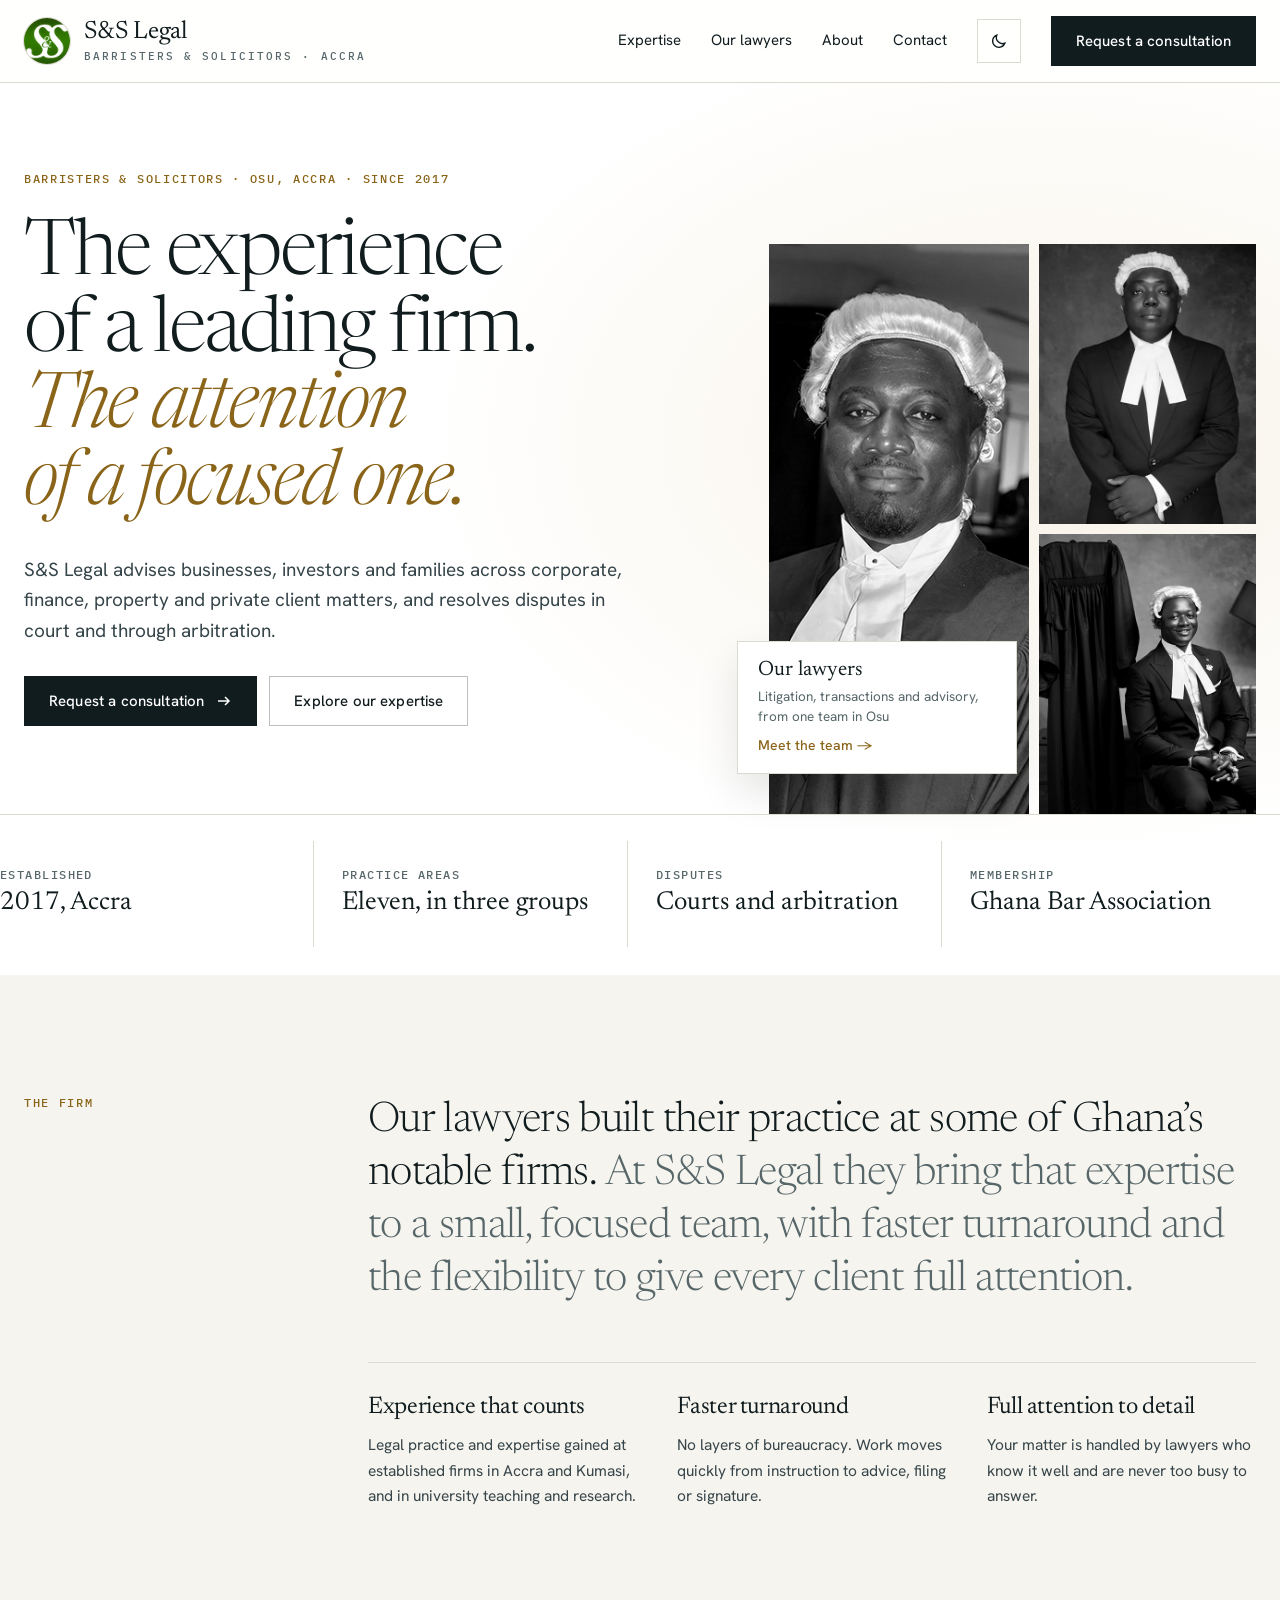
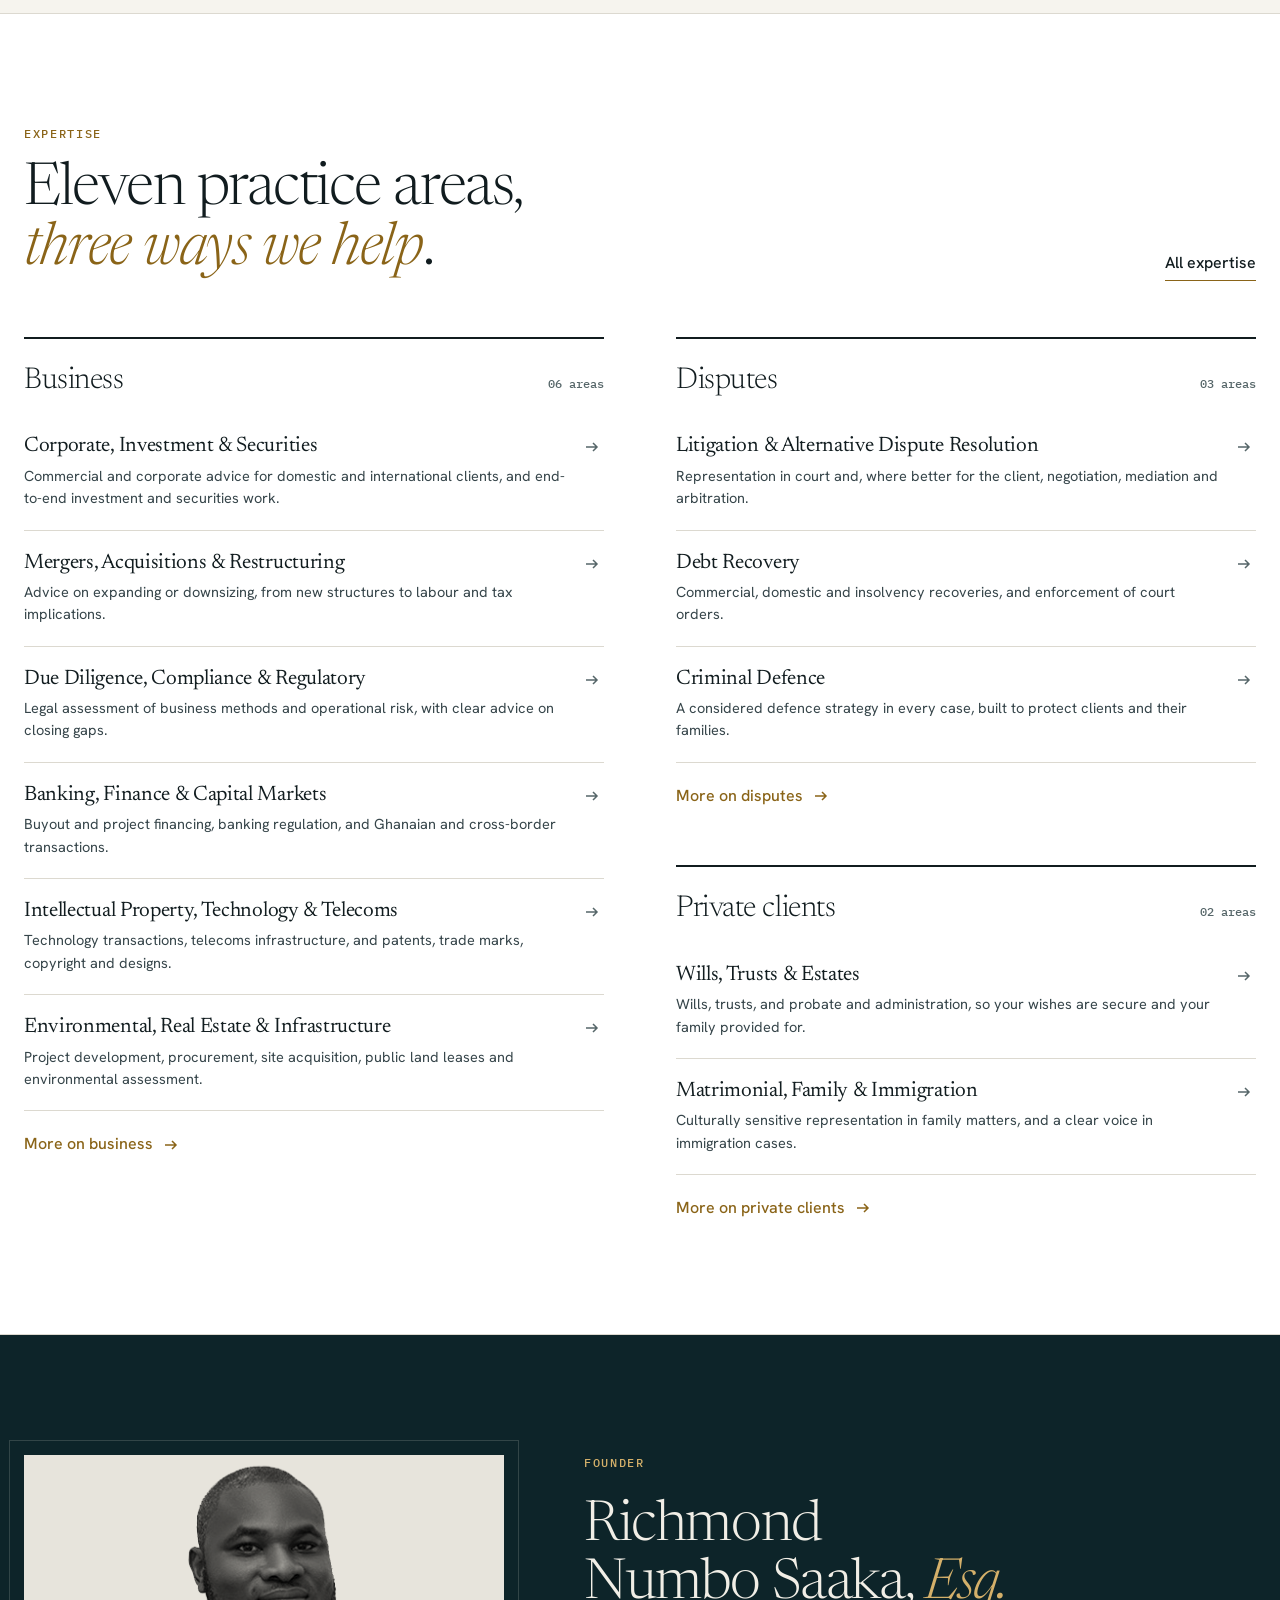
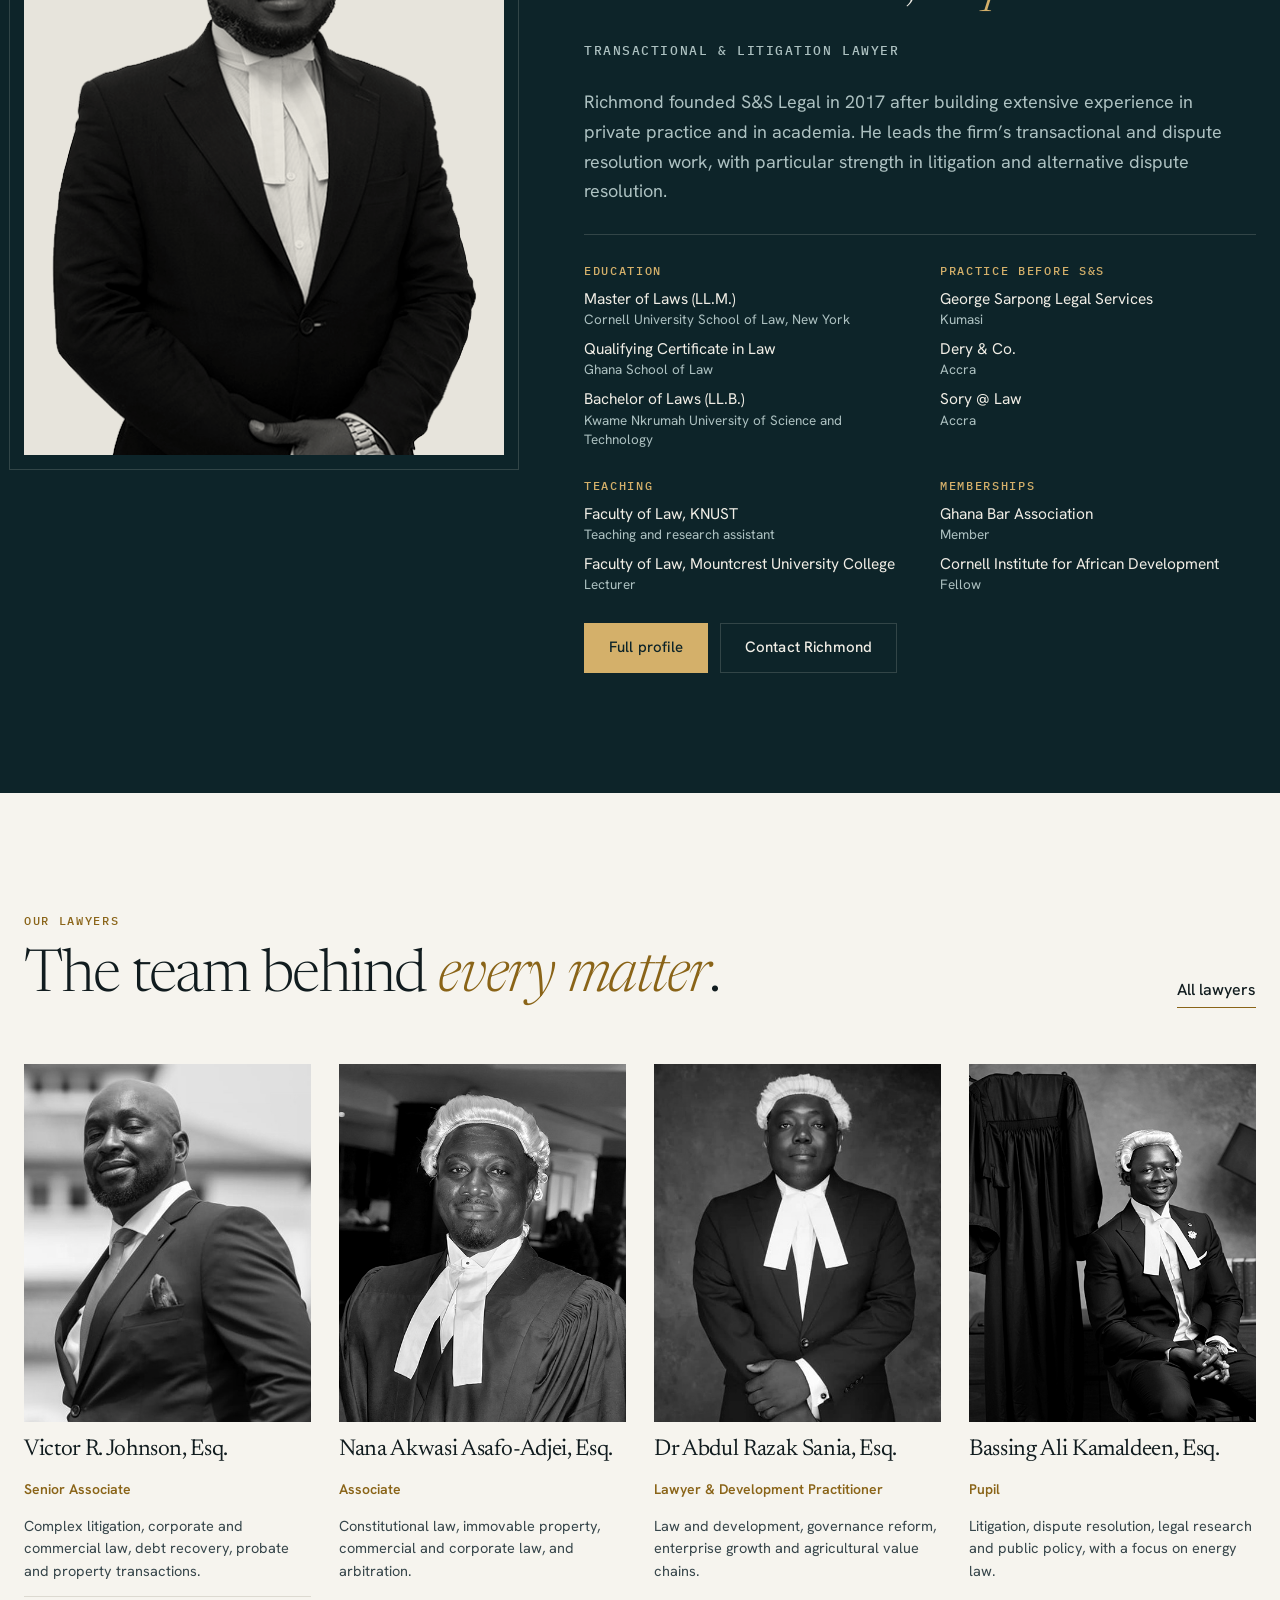
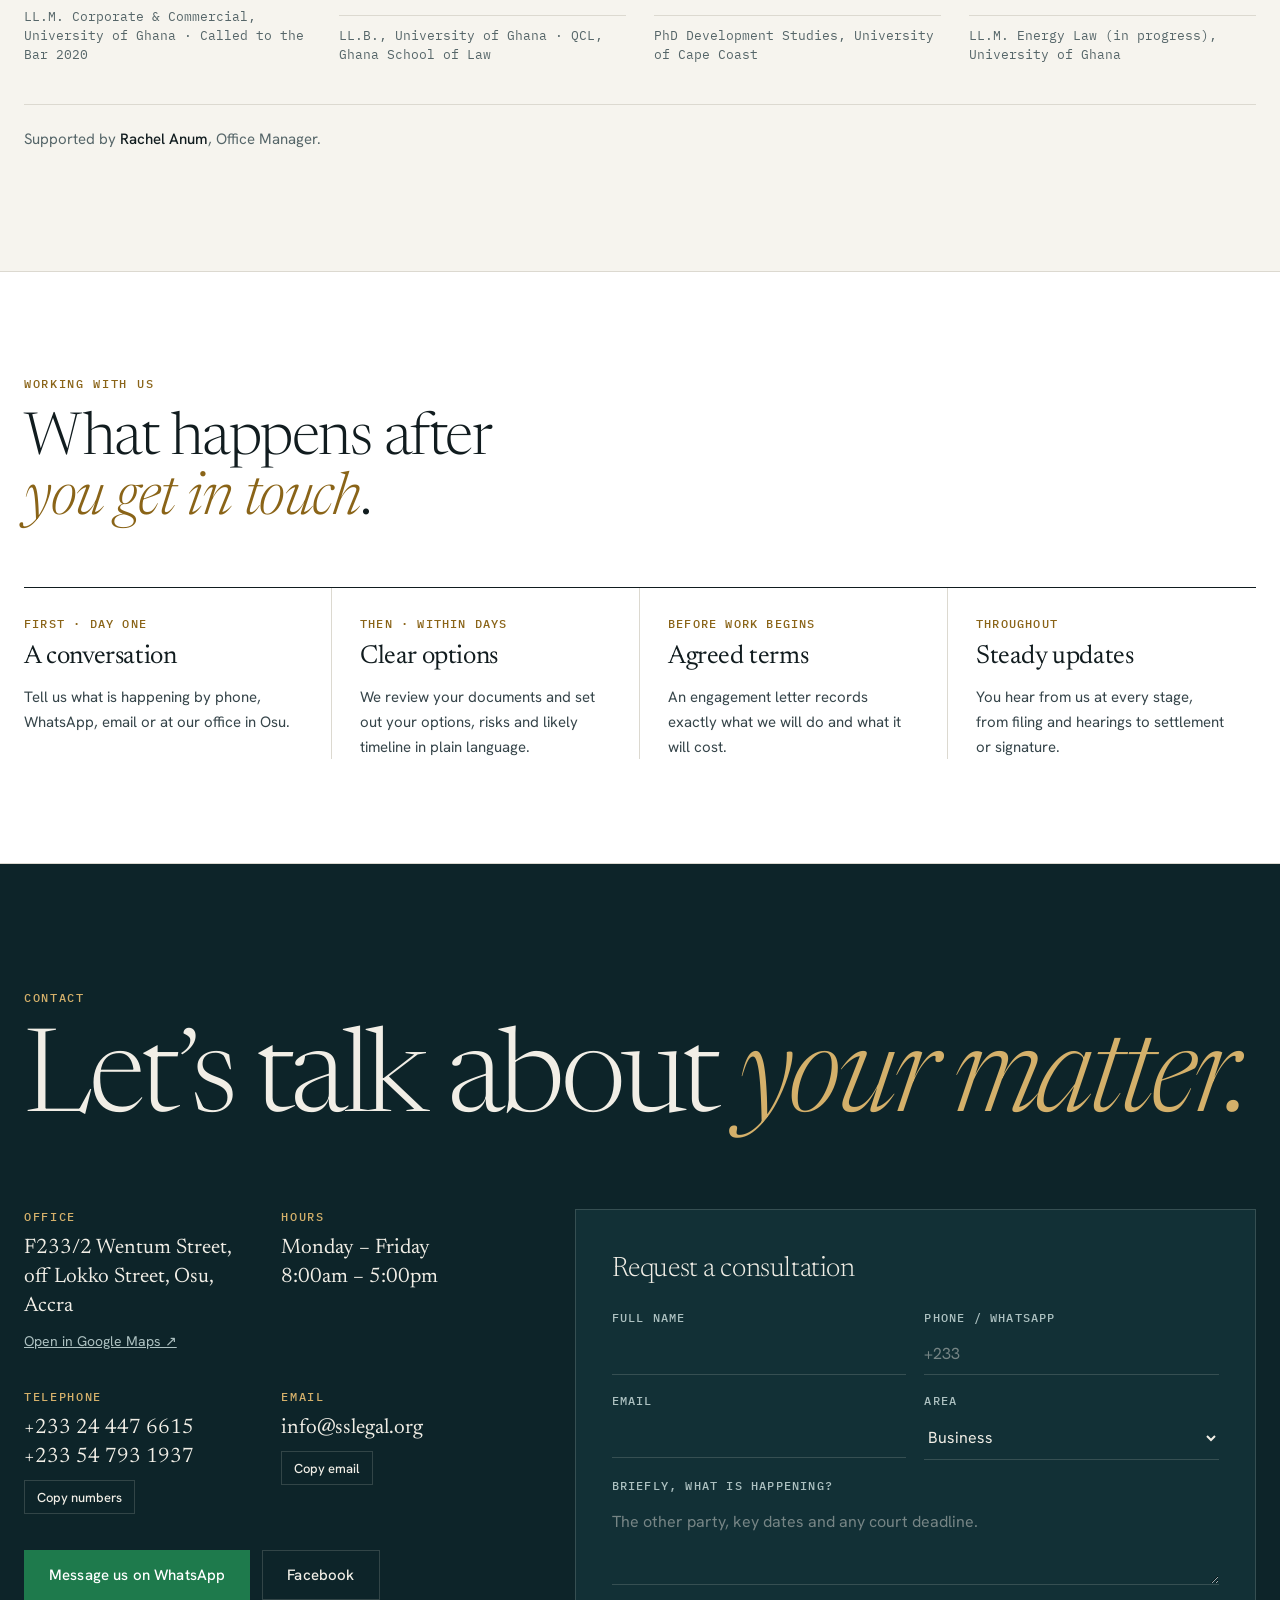
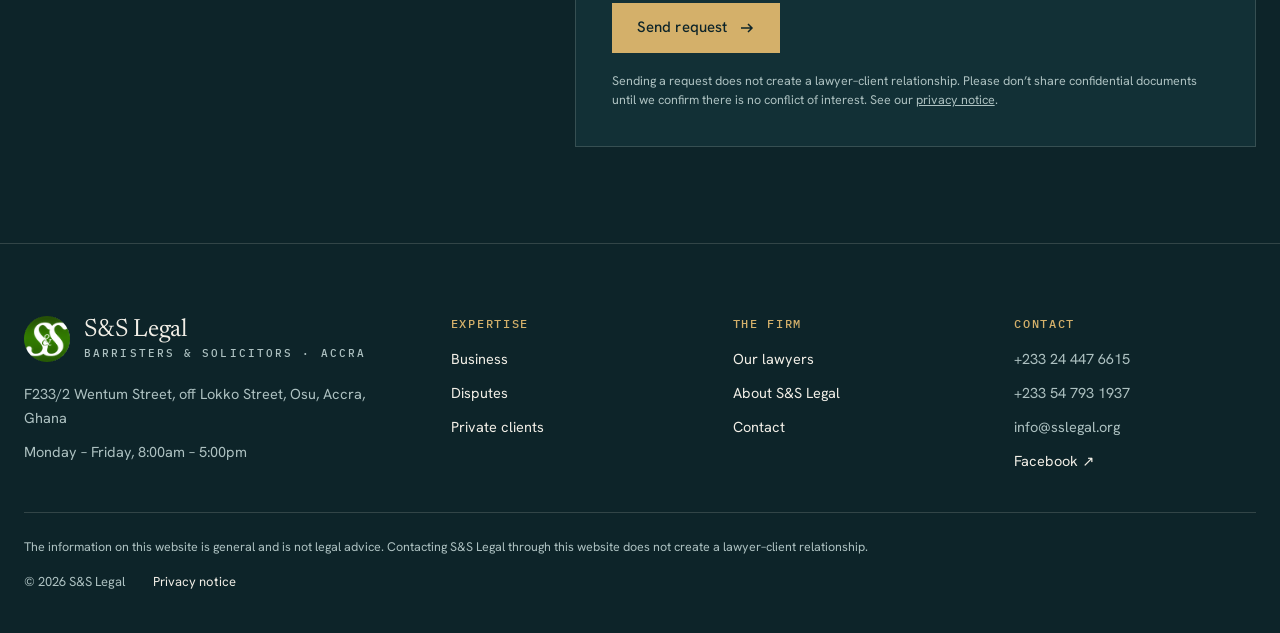
<file: index.html>
<!doctype html>
<html lang="en-GH">
<head>
<meta charset="utf-8">
<meta name="viewport" content="width=device-width, initial-scale=1, viewport-fit=cover">
<title>S&amp;S Legal · Barristers &amp; Solicitors, Accra</title>
<meta name="description" content="S&amp;S Legal is a law firm in Osu, Accra, advising businesses, investors and families on corporate, finance, property and private client matters, and resolving disputes in court and through arbitration.">
<meta name="color-scheme" content="light dark">
<link rel="canonical" href="https://sslegal.org/">
<meta property="og:type" content="website">
<meta property="og:site_name" content="S&amp;S Legal">
<meta property="og:title" content="S&amp;S Legal · Barristers &amp; Solicitors, Accra">
<meta property="og:description" content="S&amp;S Legal is a law firm in Osu, Accra, advising businesses, investors and families on corporate, finance, property and private client matters, and resolving disputes in court and through arbitration.">
<meta property="og:url" content="https://sslegal.org/">
<link rel="icon" type="image/png" href="assets/img/sslegal-logo.png">
<script>try{var t=localStorage.getItem("ss-theme");if(t==="light"||t==="dark")document.documentElement.setAttribute("data-theme",t);}catch(e){}</script>
<link rel="preconnect" href="https://fonts.googleapis.com">
<link rel="preconnect" href="https://fonts.gstatic.com" crossorigin>
<link rel="stylesheet" href="https://fonts.googleapis.com/css2?family=Newsreader:ital,opsz,wght@0,6..72,300;0,6..72,400;1,6..72,300;1,6..72,400&amp;family=Hanken+Grotesk:wght@400;500;600&amp;family=IBM+Plex+Mono:wght@400;500&amp;display=swap">
<link rel="stylesheet" href="assets/css/styles.css">
<script type="application/ld+json">{"@context": "https://schema.org", "@type": "LegalService", "name": "S&S Legal", "url": "https://sslegal.org/", "logo": "https://sslegal.org/assets/img/sslegal-logo.png", "foundingDate": "2017", "founder": {"@type": "Person", "name": "Richmond Numbo Saaka"}, "telephone": ["+233244476615", "+233547931937"], "email": "info@sslegal.org", "address": {"@type": "PostalAddress", "streetAddress": "F233/2 Wentum Street, off Lokko Street", "addressLocality": "Osu, Accra", "addressCountry": "GH"}, "openingHours": "Mo-Fr 08:00-17:00", "sameAs": ["https://www.facebook.com/sslegal.org"], "areaServed": "Ghana", "employee": [{"@type": "Person", "name": "Richmond Numbo Saaka", "url": "https://sslegal.org/lawyers/richmond-numbo-saaka/"}, {"@type": "Person", "name": "Victor Reginald Johnson", "url": "https://sslegal.org/lawyers/victor-reginald-johnson/"}, {"@type": "Person", "name": "Nana Akwasi Asafo-Adjei", "url": "https://sslegal.org/lawyers/nana-akwasi-asafo-adjei/"}, {"@type": "Person", "name": "Dr Abdul Razak Sania", "url": "https://sslegal.org/lawyers/abdul-razak-sania/"}, {"@type": "Person", "name": "Bassing Ali Kamaldeen", "url": "https://sslegal.org/lawyers/bassing-ali-kamaldeen/"}]}</script>
</head>
<body>
<a class="skip" href="#main">Skip to content</a>
<header class="site">
  <div class="wrap">
    <a class="brand" href="index.html" aria-label="S&amp;S Legal, home">
      <span class="logo" aria-hidden="true"></span>
      <span><b>S&amp;S Legal</b><small>Barristers &amp; Solicitors · Accra</small></span>
    </a>
    <nav class="nav" aria-label="Main">
      <a class="link" href="expertise/index.html">Expertise</a><a class="link" href="lawyers/index.html">Our lawyers</a><a class="link" href="about/index.html">About</a><a class="link" href="contact/index.html">Contact</a>
      <span class="tools">
        <button class="icon-btn theme-btn" id="theme-btn" type="button" aria-label="Switch between light and dark theme"><svg class="moon" width="18" height="18" viewBox="0 0 20 20" fill="none" stroke="currentColor" stroke-width="1.5" aria-hidden="true"><path d="M16.5 12.5A7 7 0 0 1 7.5 3.5a7 7 0 1 0 9 9z"/></svg><svg class="sun" width="18" height="18" viewBox="0 0 20 20" fill="none" stroke="currentColor" stroke-width="1.5" aria-hidden="true"><circle cx="10" cy="10" r="3.5"/><path d="M10 1.5v2M10 16.5v2M1.5 10h2M16.5 10h2M4 4l1.4 1.4M14.6 14.6L16 16M4 16l1.4-1.4M14.6 5.4L16 4"/></svg></button>
        <button class="icon-btn menu-btn" id="menu-btn" type="button" aria-label="Open menu" aria-expanded="false" aria-controls="mobile-nav"><svg width="20" height="20" viewBox="0 0 20 20" fill="none" stroke="currentColor" stroke-width="1.5" aria-hidden="true"><path d="M2 6h16M2 14h16"/></svg></button>
      </span>
      <a class="btn btn-main" href="contact/index.html">Request a consultation</a>
    </nav>
  </div>
  <nav class="mobile-nav" id="mobile-nav" aria-label="Mobile" hidden>
    <div class="wrap"><a href="expertise/index.html">Expertise</a><a href="lawyers/index.html">Our lawyers</a><a href="about/index.html">About</a><a href="contact/index.html">Contact</a></div>
  </nav>
</header>
<main id="main">
<div class="top">
  <section class="hero" aria-labelledby="hero-title">
    <div class="wrap">
      <div class="hero-copy">
        <span class="label">Barristers &amp; Solicitors · Osu, Accra · Since 2017</span>
        <h1 id="hero-title">The experience of a leading firm. <em>The attention of a focused one.</em></h1>
        <p class="sub">S&amp;S Legal advises businesses, investors and families across corporate, finance, property and private client matters, and resolves disputes in court and through arbitration.</p>
        <div class="cta-row">
          <a class="btn btn-main" href="contact/index.html">Request a consultation <svg width="16" height="16" viewBox="0 0 16 16" fill="none" stroke="currentColor" stroke-width="1.5" aria-hidden="true"><path d="M2 8h11M9 4l4 4-4 4"/></svg></a>
          <a class="btn btn-ghost" href="expertise/index.html">Explore our expertise</a>
        </div>
      </div>
      <figure class="hero-figure">
        <div class="mosaic">
          <div class="frame tall"><img src="assets/img/nana-akwasi.jpg" alt="Nana Akwasi Asafo-Adjei in wig and gown" width="500" height="606"></div>
          <div class="frame"><img src="assets/img/abdulrazak-sania.jpg" alt="Dr Abdul Razak Sania in court dress" width="500" height="606"></div>
          <div class="frame"><img src="assets/img/bassing-kamaldeen.jpg" alt="Bassing Ali Kamaldeen in court dress" width="500" height="606"></div>
        </div>
        <figcaption><b>Our lawyers</b><span>Litigation, transactions and advisory, from one team in Osu</span><a href="lawyers/index.html">Meet the team →</a></figcaption>
      </figure>
    </div>
  </section>
  <div class="facts">
    <div class="wrap">
      <dl>
        <div><dt>Established</dt><dd>2017, Accra</dd></div>
        <div><dt>Practice areas</dt><dd>Eleven, in three groups</dd></div>
        <div><dt>Disputes</dt><dd>Courts and arbitration</dd></div>
        <div><dt>Membership</dt><dd>Ghana Bar Association</dd></div>
      </dl>
    </div>
  </div>
</div>

  <section class="statement" id="firm" aria-labelledby="firm-label">
    <div class="wrap">
      <span class="label" id="firm-label">The firm</span>
      <div>
        <p class="big">Our lawyers built their practice at some of Ghana’s notable firms. <span>At S&amp;S Legal they bring that expertise to a small, focused team, with faster turnaround and the flexibility to give every client full attention.</span></p>
        <div class="pillars">
          <div><h3>Experience that counts</h3><p>Legal practice and expertise gained at established firms in Accra and Kumasi, and in university teaching and research.</p></div>
          <div><h3>Faster turnaround</h3><p>No layers of bureaucracy. Work moves quickly from instruction to advice, filing or signature.</p></div>
          <div><h3>Full attention to detail</h3><p>Your matter is handled by lawyers who know it well and are never too busy to answer.</p></div>
        </div>
      </div>
    </div>
  </section>

  <section class="expertise" id="expertise" aria-labelledby="exp-title">
    <div class="wrap">
      <div class="sec-head">
        <div class="t"><span class="label">Expertise</span><h2 id="exp-title">Eleven practice areas, <em>three ways we help</em>.</h2></div>
        <a class="more" href="expertise/index.html">All expertise</a>
      </div>
      <div class="groups"><div class="group"><div class="group-head"><h3><a href="expertise/business/index.html">Business</a></h3><span>06 areas</span></div><a class="area" href="expertise/business/index.html#corporate"><h4>Corporate, Investment &amp; Securities</h4><p>Commercial and corporate advice for domestic and international clients, and end-to-end investment and securities work.</p><svg width="16" height="16" viewBox="0 0 16 16" fill="none" stroke="currentColor" stroke-width="1.5" aria-hidden="true"><path d="M2 8h11M9 4l4 4-4 4"/></svg></a><a class="area" href="expertise/business/index.html#mergers"><h4>Mergers, Acquisitions &amp; Restructuring</h4><p>Advice on expanding or downsizing, from new structures to labour and tax implications.</p><svg width="16" height="16" viewBox="0 0 16 16" fill="none" stroke="currentColor" stroke-width="1.5" aria-hidden="true"><path d="M2 8h11M9 4l4 4-4 4"/></svg></a><a class="area" href="expertise/business/index.html#due-diligence"><h4>Due Diligence, Compliance &amp; Regulatory</h4><p>Legal assessment of business methods and operational risk, with clear advice on closing gaps.</p><svg width="16" height="16" viewBox="0 0 16 16" fill="none" stroke="currentColor" stroke-width="1.5" aria-hidden="true"><path d="M2 8h11M9 4l4 4-4 4"/></svg></a><a class="area" href="expertise/business/index.html#banking"><h4>Banking, Finance &amp; Capital Markets</h4><p>Buyout and project financing, banking regulation, and Ghanaian and cross-border transactions.</p><svg width="16" height="16" viewBox="0 0 16 16" fill="none" stroke="currentColor" stroke-width="1.5" aria-hidden="true"><path d="M2 8h11M9 4l4 4-4 4"/></svg></a><a class="area" href="expertise/business/index.html#ip-technology"><h4>Intellectual Property, Technology &amp; Telecoms</h4><p>Technology transactions, telecoms infrastructure, and patents, trade marks, copyright and designs.</p><svg width="16" height="16" viewBox="0 0 16 16" fill="none" stroke="currentColor" stroke-width="1.5" aria-hidden="true"><path d="M2 8h11M9 4l4 4-4 4"/></svg></a><a class="area" href="expertise/business/index.html#infrastructure"><h4>Environmental, Real Estate &amp; Infrastructure</h4><p>Project development, procurement, site acquisition, public land leases and environmental assessment.</p><svg width="16" height="16" viewBox="0 0 16 16" fill="none" stroke="currentColor" stroke-width="1.5" aria-hidden="true"><path d="M2 8h11M9 4l4 4-4 4"/></svg></a><a class="group-link" href="expertise/business/index.html" style="margin-top:20px">More on business <svg width="16" height="16" viewBox="0 0 16 16" fill="none" stroke="currentColor" stroke-width="1.5" aria-hidden="true"><path d="M2 8h11M9 4l4 4-4 4"/></svg></a></div><div class="group-stack"><div class="group"><div class="group-head"><h3><a href="expertise/disputes/index.html">Disputes</a></h3><span>03 areas</span></div><a class="area" href="expertise/disputes/index.html#litigation"><h4>Litigation &amp; Alternative Dispute Resolution</h4><p>Representation in court and, where better for the client, negotiation, mediation and arbitration.</p><svg width="16" height="16" viewBox="0 0 16 16" fill="none" stroke="currentColor" stroke-width="1.5" aria-hidden="true"><path d="M2 8h11M9 4l4 4-4 4"/></svg></a><a class="area" href="expertise/disputes/index.html#debt-recovery"><h4>Debt Recovery</h4><p>Commercial, domestic and insolvency recoveries, and enforcement of court orders.</p><svg width="16" height="16" viewBox="0 0 16 16" fill="none" stroke="currentColor" stroke-width="1.5" aria-hidden="true"><path d="M2 8h11M9 4l4 4-4 4"/></svg></a><a class="area" href="expertise/disputes/index.html#criminal-defence"><h4>Criminal Defence</h4><p>A considered defence strategy in every case, built to protect clients and their families.</p><svg width="16" height="16" viewBox="0 0 16 16" fill="none" stroke="currentColor" stroke-width="1.5" aria-hidden="true"><path d="M2 8h11M9 4l4 4-4 4"/></svg></a><a class="group-link" href="expertise/disputes/index.html" style="margin-top:20px">More on disputes <svg width="16" height="16" viewBox="0 0 16 16" fill="none" stroke="currentColor" stroke-width="1.5" aria-hidden="true"><path d="M2 8h11M9 4l4 4-4 4"/></svg></a></div><div class="group"><div class="group-head"><h3><a href="expertise/private-clients/index.html">Private clients</a></h3><span>02 areas</span></div><a class="area" href="expertise/private-clients/index.html#wills"><h4>Wills, Trusts &amp; Estates</h4><p>Wills, trusts, and probate and administration, so your wishes are secure and your family provided for.</p><svg width="16" height="16" viewBox="0 0 16 16" fill="none" stroke="currentColor" stroke-width="1.5" aria-hidden="true"><path d="M2 8h11M9 4l4 4-4 4"/></svg></a><a class="area" href="expertise/private-clients/index.html#family"><h4>Matrimonial, Family &amp; Immigration</h4><p>Culturally sensitive representation in family matters, and a clear voice in immigration cases.</p><svg width="16" height="16" viewBox="0 0 16 16" fill="none" stroke="currentColor" stroke-width="1.5" aria-hidden="true"><path d="M2 8h11M9 4l4 4-4 4"/></svg></a><a class="group-link" href="expertise/private-clients/index.html" style="margin-top:20px">More on private clients <svg width="16" height="16" viewBox="0 0 16 16" fill="none" stroke="currentColor" stroke-width="1.5" aria-hidden="true"><path d="M2 8h11M9 4l4 4-4 4"/></svg></a></div></div></div>
    </div>
  </section>

  <section class="founder" aria-labelledby="founder-title">
    <div class="wrap">
      <div class="photo"><img src="assets/img/front-richmond-full.jpg" alt="Richmond Numbo Saaka" width="491" height="683" loading="lazy"></div>
      <div class="founder-copy">
        <span class="label">Founder</span>
        <h2 id="founder-title">Richmond Numbo Saaka, <em>Esq.</em></h2>
        <span class="role">Transactional &amp; Litigation Lawyer</span>
        <p class="bio">Richmond founded S&amp;S Legal in 2017 after building extensive experience in private practice and in academia. He leads the firm’s transactional and dispute resolution work, with particular strength in litigation and alternative dispute resolution.</p>
        <div class="creds">
          <div><h4>Education</h4><ul><li>Master of Laws (LL.M.)<span>Cornell University School of Law, New York</span></li><li>Qualifying Certificate in Law<span>Ghana School of Law</span></li><li>Bachelor of Laws (LL.B.)<span>Kwame Nkrumah University of Science and Technology</span></li></ul></div>
          <div><h4>Practice before S&amp;S</h4><ul><li>George Sarpong Legal Services<span>Kumasi</span></li><li>Dery &amp; Co.<span>Accra</span></li><li>Sory @ Law<span>Accra</span></li></ul></div>
          <div><h4>Teaching</h4><ul><li>Faculty of Law, KNUST<span>Teaching and research assistant</span></li><li>Faculty of Law, Mountcrest University College<span>Lecturer</span></li></ul></div>
          <div><h4>Memberships</h4><ul><li>Ghana Bar Association<span>Member</span></li><li>Cornell Institute for African Development<span>Fellow</span></li></ul></div>
        </div>
        <div class="cta-row">
          <a class="btn btn-gold" href="lawyers/richmond-numbo-saaka/index.html">Full profile</a>
          <a class="btn btn-line" href="contact/index.html">Contact Richmond</a>
        </div>
      </div>
    </div>
  </section>

  <section class="team" id="lawyers" aria-labelledby="team-title">
    <div class="wrap">
      <div class="sec-head">
        <div class="t"><span class="label">Our lawyers</span><h2 id="team-title">The team behind <em>every matter</em>.</h2></div>
        <a class="more" href="lawyers/index.html">All lawyers</a>
      </div>
      <div class="people"><a class="person" href="lawyers/victor-reginald-johnson/index.html"><div class="photo"><img loading="lazy" width="500" height="606" src="assets/img/reginald-johnson.jpg" alt="Victor Reginald Johnson"></div><h3>Victor R. Johnson, Esq.</h3><span class="role">Senior Associate</span><p>Complex litigation, corporate and commercial law, debt recovery, probate and property transactions.</p><span class="cred">LL.M. Corporate &amp; Commercial, University of Ghana · Called to the Bar 2020</span></a><a class="person" href="lawyers/nana-akwasi-asafo-adjei/index.html"><div class="photo"><img loading="lazy" width="500" height="606" src="assets/img/nana-akwasi.jpg" alt="Nana Akwasi Asafo-Adjei"></div><h3>Nana Akwasi Asafo-Adjei, Esq.</h3><span class="role">Associate</span><p>Constitutional law, immovable property, commercial and corporate law, and arbitration.</p><span class="cred">LL.B., University of Ghana · QCL, Ghana School of Law</span></a><a class="person" href="lawyers/abdul-razak-sania/index.html"><div class="photo"><img loading="lazy" width="500" height="606" src="assets/img/abdulrazak-sania.jpg" alt="Dr Abdul Razak Sania"></div><h3>Dr Abdul Razak Sania, Esq.</h3><span class="role">Lawyer &amp; Development Practitioner</span><p>Law and development, governance reform, enterprise growth and agricultural value chains.</p><span class="cred">PhD Development Studies, University of Cape Coast</span></a><a class="person" href="lawyers/bassing-ali-kamaldeen/index.html"><div class="photo"><img loading="lazy" width="500" height="606" src="assets/img/bassing-kamaldeen.jpg" alt="Bassing Ali Kamaldeen"></div><h3>Bassing Ali Kamaldeen, Esq.</h3><span class="role">Pupil</span><p>Litigation, dispute resolution, legal research and public policy, with a focus on energy law.</p><span class="cred">LL.M. Energy Law (in progress), University of Ghana</span></a></div>
      <p class="support">Supported by <b>Rachel Anum</b>, Office Manager.</p>
    </div>
  </section>

  <section class="approach" aria-labelledby="approach-title">
    <div class="wrap">
      <div class="sec-head"><div class="t"><span class="label">Working with us</span><h2 id="approach-title">What happens after <em>you get in touch</em>.</h2></div></div>
      <ol class="steps">
        <li><span class="w">First · Day one</span><h3>A conversation</h3><p>Tell us what is happening by phone, WhatsApp, email or at our office in Osu.</p></li>
        <li><span class="w">Then · Within days</span><h3>Clear options</h3><p>We review your documents and set out your options, risks and likely timeline in plain language.</p></li>
        <li><span class="w">Before work begins</span><h3>Agreed terms</h3><p>An engagement letter records exactly what we will do and what it will cost.</p></li>
        <li><span class="w">Throughout</span><h3>Steady updates</h3><p>You hear from us at every stage, from filing and hearings to settlement or signature.</p></li>
      </ol>
    </div>
  </section>

  <section class="close" id="contact" aria-labelledby="home-form-heading">
    <div class="wrap">
      <span class="label">Contact</span>
      <h2 id="home-form-heading" class="contact-h" style="margin-top:20px">Let’s talk about <em>your matter.</em></h2>
      <div class="close-grid">
        <div class="cinfo">
          <div class="ci"><span class="label">Office</span><span class="v">F233/2 Wentum Street,<br>off Lokko Street, Osu, Accra</span><a class="s" href="https://www.google.com/maps/search/?api=1&amp;query=Wentum+Street+Osu+Accra" target="_blank" rel="noopener">Open in Google Maps ↗</a></div>
          <div class="ci"><span class="label">Hours</span><span class="v">Monday – Friday<br>8:00am – 5:00pm</span></div>
          <div class="ci"><span class="label">Telephone</span><span class="v">+233 24 447 6615<br>+233 54 793 1937</span><button class="copy" type="button" data-copy="+233 24 447 6615 / +233 54 793 1937">Copy numbers</button></div>
          <div class="ci"><span class="label">Email</span><span class="v">info@sslegal.org</span><button class="copy" type="button" data-copy="info@sslegal.org">Copy email</button></div>
          <div class="ci" style="grid-column:1/-1;flex-direction:row;flex-wrap:wrap;gap:12px"><a class="btn btn-wa" href="https://wa.me/233244476615" target="_blank" rel="noopener">Message us on WhatsApp</a><a class="btn" style="border-color:var(--band-line);color:var(--on-band)" href="https://www.facebook.com/sslegal.org" target="_blank" rel="noopener">Facebook</a></div>
        </div>
        <form class="form consult" id="home-form" novalidate aria-labelledby="home-form-title">
  <h3 id="home-form-title">Request a consultation</h3>
  <div class="frow">
    <label for="home-form-name">Full name<input id="home-form-name" name="name" type="text" autocomplete="name" required></label>
    <label for="home-form-phone">Phone / WhatsApp<input id="home-form-phone" name="phone" type="tel" autocomplete="tel" placeholder="+233"></label>
  </div>
  <div class="frow">
    <label for="home-form-email">Email<input id="home-form-email" name="email" type="email" autocomplete="email"></label>
    <label for="home-form-area">Area<select id="home-form-area" name="area"><option>Business</option><option>Disputes</option><option>Private clients</option><option>Not sure yet</option></select></label>
  </div>
  <label for="home-form-msg">Briefly, what is happening?<textarea id="home-form-msg" name="message" rows="3" placeholder="The other party, key dates and any court deadline."></textarea></label>
  <button class="btn btn-gold" type="submit">Send request <svg width="16" height="16" viewBox="0 0 16 16" fill="none" stroke="currentColor" stroke-width="1.5" aria-hidden="true"><path d="M2 8h11M9 4l4 4-4 4"/></svg></button>
  <p class="sent status" role="status" hidden></p>
  <p class="fine">Sending a request does not create a lawyer–client relationship. Please don’t share confidential documents until we confirm there is no conflict of interest. See our <a href="privacy/index.html" style="color:inherit">privacy notice</a>.</p>
</form>
      </div>
    </div>
  </section>
</main>

<footer>
  <div class="wrap">
    <div class="fgrid">
      <div class="fcol fbrand">
        <a class="brand" href="index.html" aria-label="S&amp;S Legal, home"><span class="logo" aria-hidden="true"></span><span><b>S&amp;S Legal</b><small>Barristers &amp; Solicitors · Accra</small></span></a>
        <p>F233/2 Wentum Street, off Lokko Street, Osu, Accra, Ghana</p>
        <p>Monday – Friday, 8:00am – 5:00pm</p>
      </div>
      <nav class="fcol" aria-label="Expertise"><h2>Expertise</h2><a href="expertise/business/index.html">Business</a><a href="expertise/disputes/index.html">Disputes</a><a href="expertise/private-clients/index.html">Private clients</a></nav>
      <nav class="fcol" aria-label="The firm"><h2>The firm</h2><a href="lawyers/index.html">Our lawyers</a><a href="about/index.html">About S&amp;S Legal</a><a href="contact/index.html">Contact</a></nav>
      <div class="fcol"><h2>Contact</h2><span>+233 24 447 6615</span><span>+233 54 793 1937</span><span>info@sslegal.org</span><a href="https://www.facebook.com/sslegal.org" target="_blank" rel="noopener">Facebook ↗</a></div>
    </div>
    <div class="flegal">
      <p class="disc">The information on this website is general and is not legal advice. Contacting S&amp;S Legal through this website does not create a lawyer–client relationship.</p>
      <div class="frow2"><span>© 2026 S&amp;S Legal</span><a href="privacy/index.html">Privacy notice</a></div>
    </div>
  </div>
</footer>

<div class="mobile-bar" aria-label="Quick contact">
  <a class="btn btn-ghost" href="tel:+233244476615">Call</a>
  <a class="btn btn-wa" href="https://wa.me/233244476615" target="_blank" rel="noopener">WhatsApp</a>
</div>
<script src="assets/js/site.js"></script>
</body>
</html>
</file>
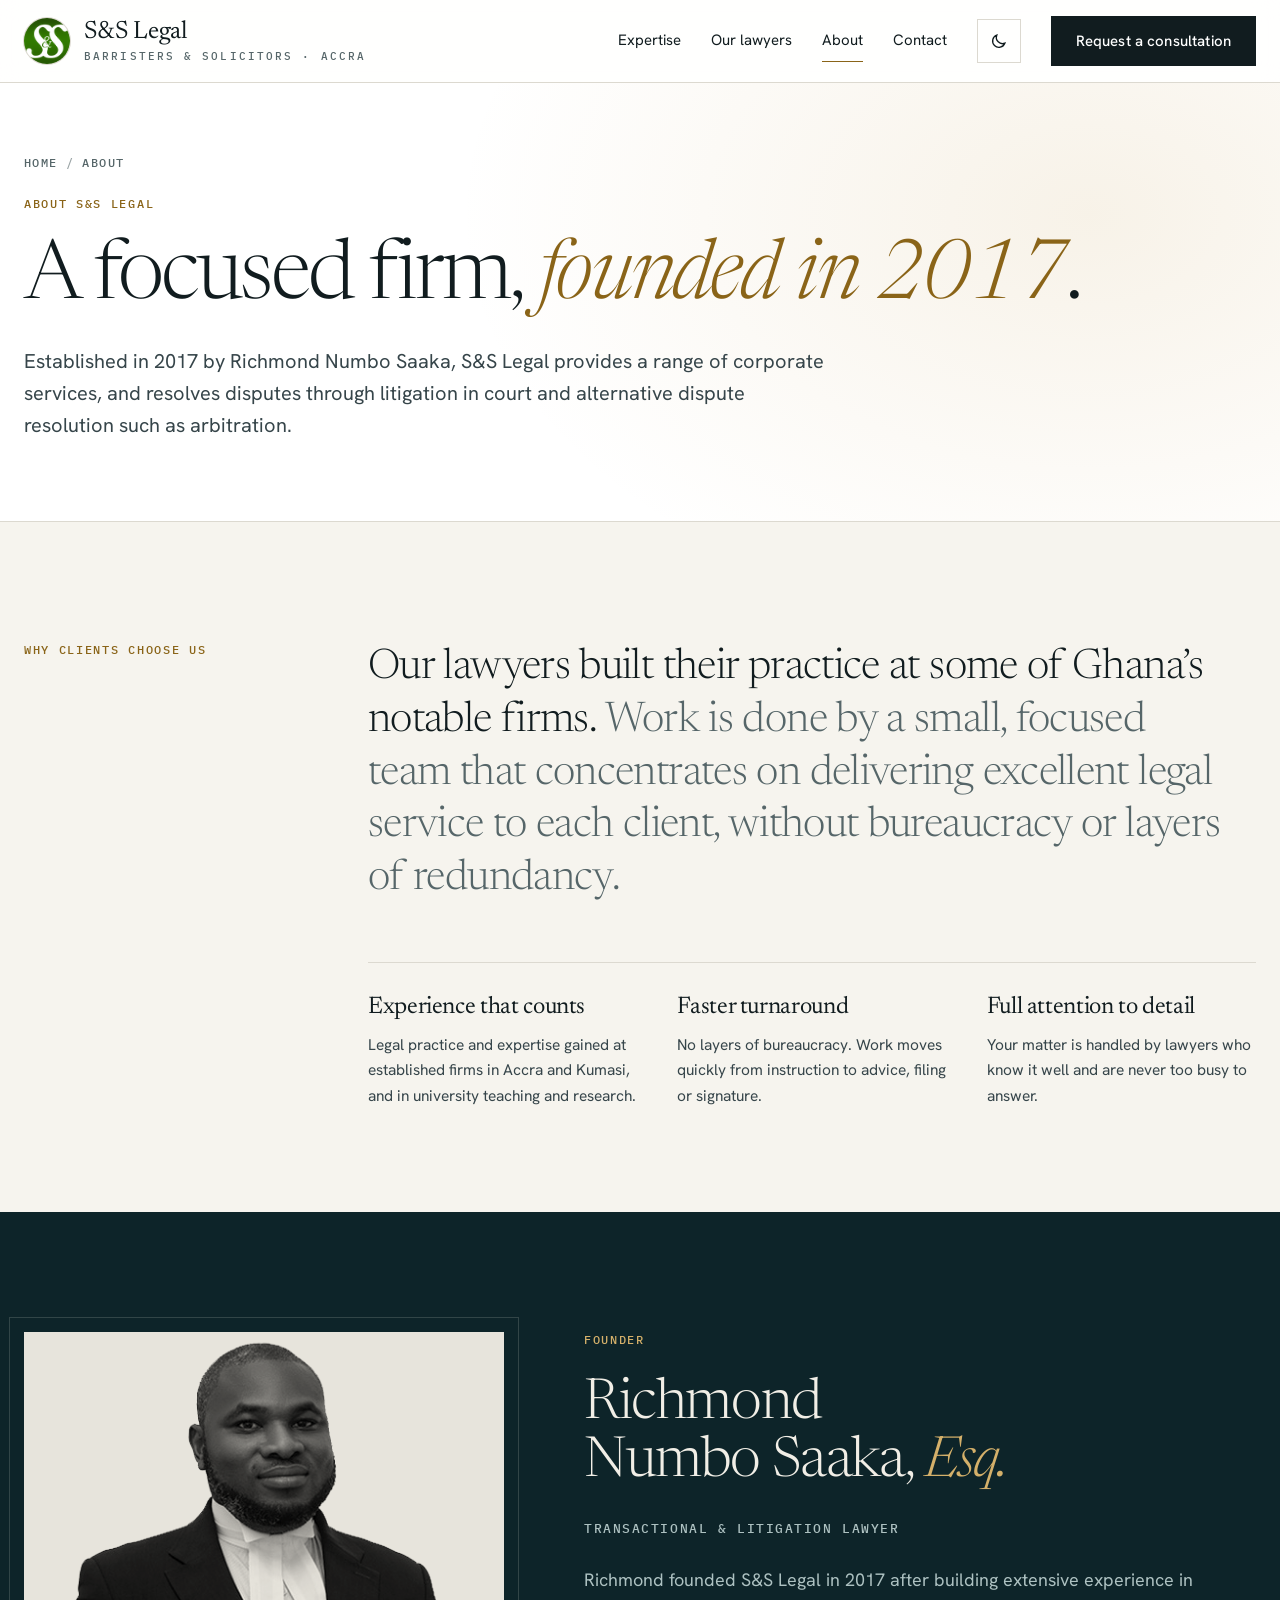
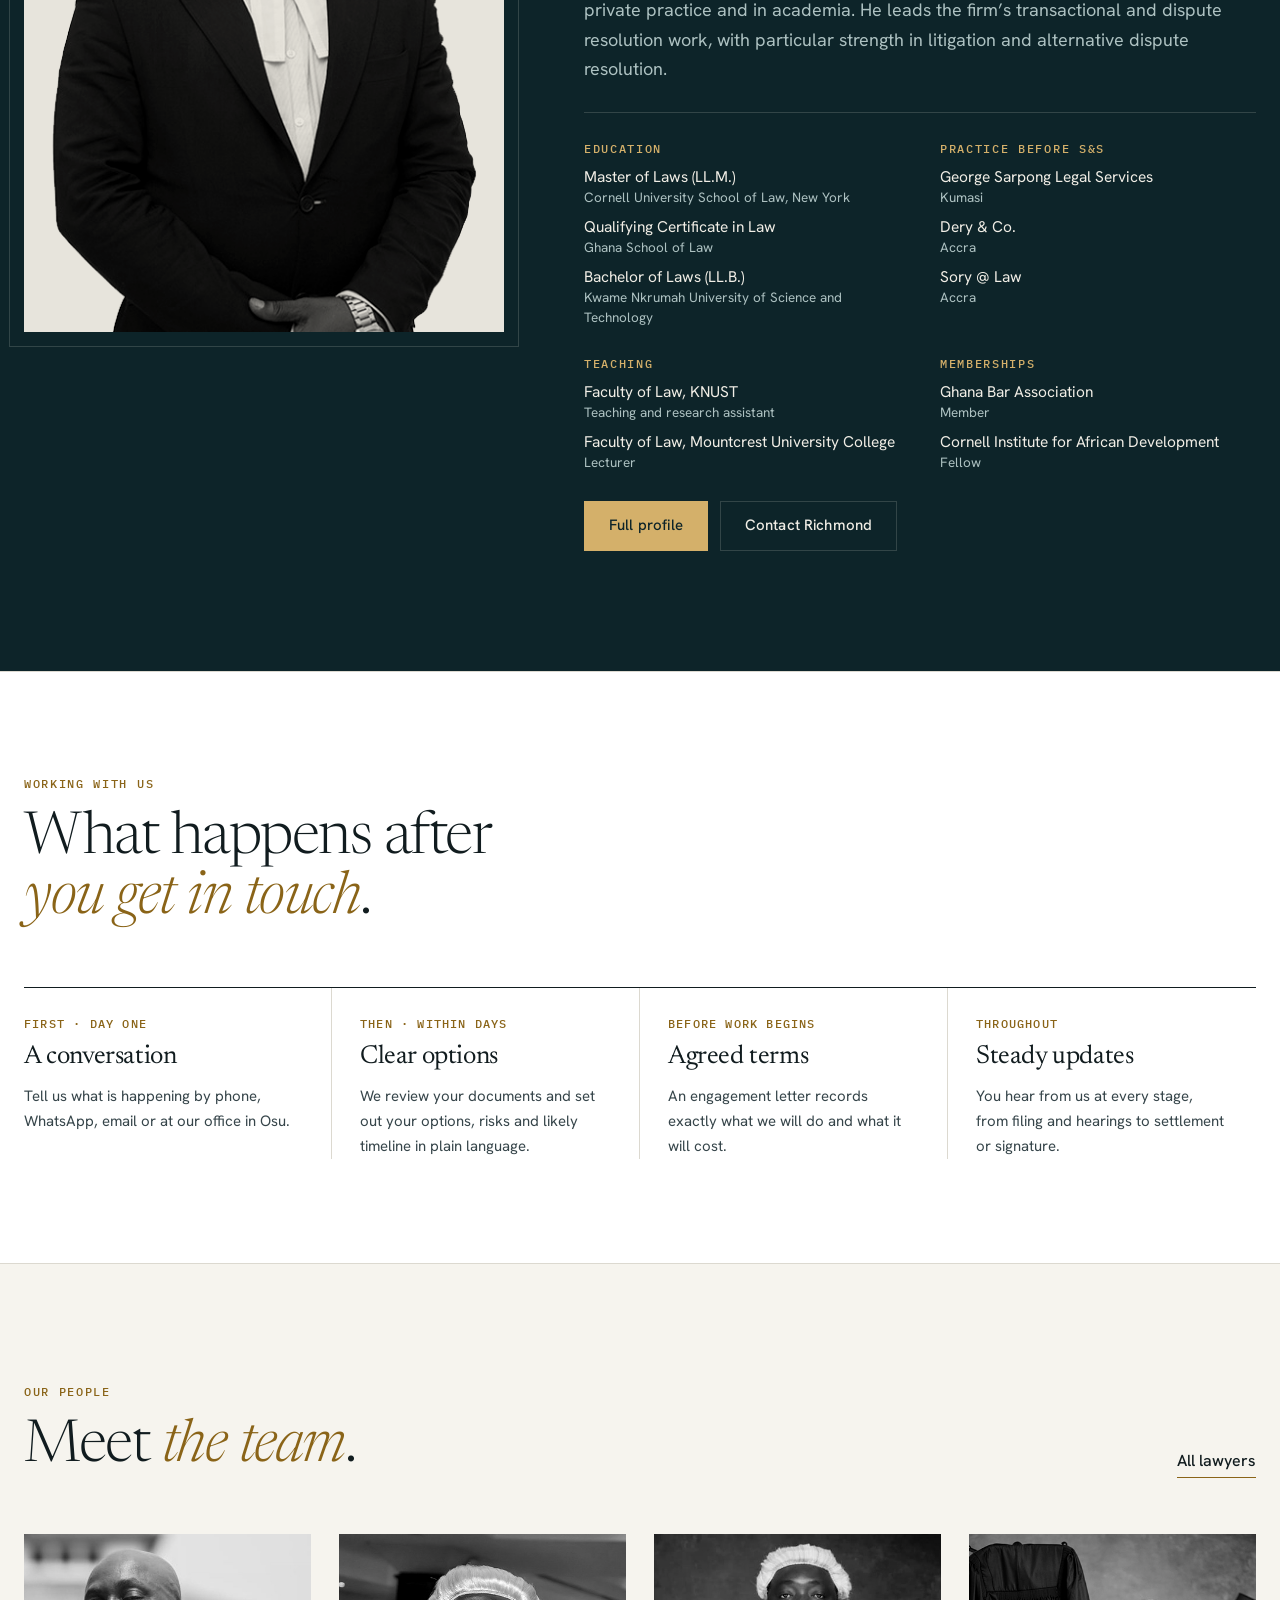
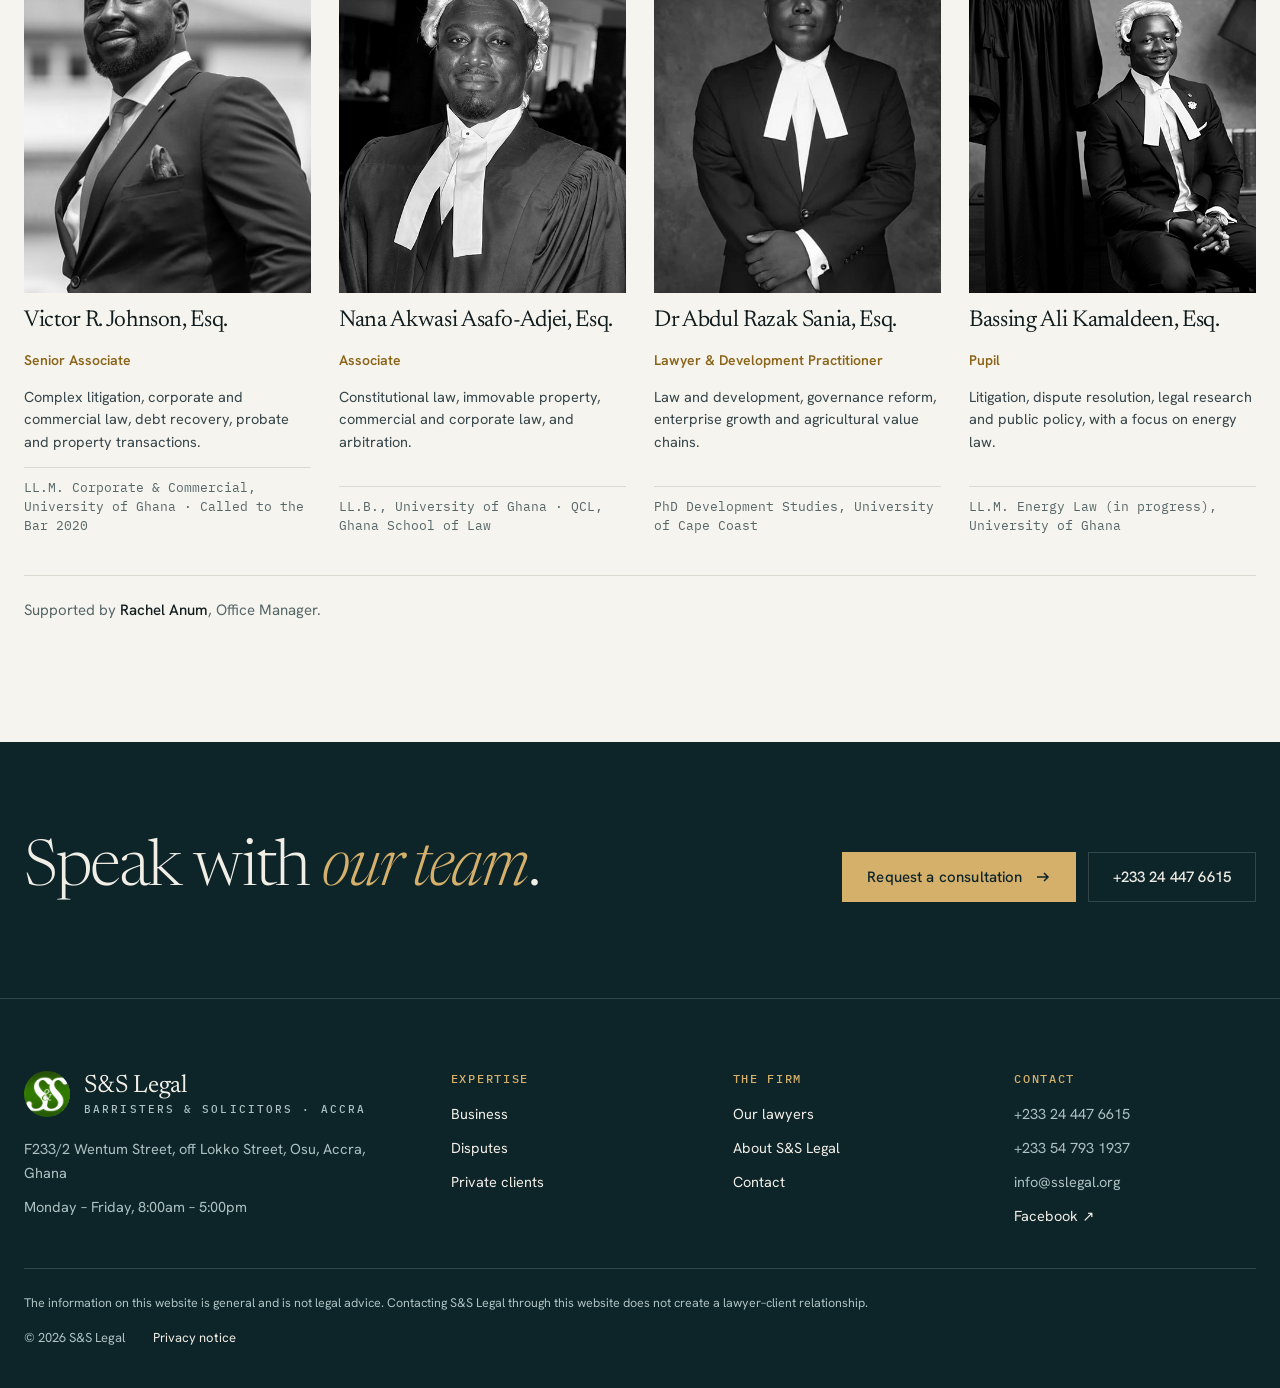
<file: about/index.html>
<!doctype html>
<html lang="en-GH">
<head>
<meta charset="utf-8">
<meta name="viewport" content="width=device-width, initial-scale=1, viewport-fit=cover">
<title>About · S&amp;S Legal</title>
<meta name="description" content="S&amp;S Legal was founded in 2017 by Richmond Numbo Saaka. A focused team for corporate work and dispute resolution.">
<meta name="color-scheme" content="light dark">
<link rel="canonical" href="https://sslegal.org/about/">
<meta property="og:type" content="website">
<meta property="og:site_name" content="S&amp;S Legal">
<meta property="og:title" content="About · S&amp;S Legal">
<meta property="og:description" content="S&amp;S Legal was founded in 2017 by Richmond Numbo Saaka. A focused team for corporate work and dispute resolution.">
<meta property="og:url" content="https://sslegal.org/about/">
<link rel="icon" type="image/png" href="../assets/img/sslegal-logo.png">
<script>try{var t=localStorage.getItem("ss-theme");if(t==="light"||t==="dark")document.documentElement.setAttribute("data-theme",t);}catch(e){}</script>
<link rel="preconnect" href="https://fonts.googleapis.com">
<link rel="preconnect" href="https://fonts.gstatic.com" crossorigin>
<link rel="stylesheet" href="https://fonts.googleapis.com/css2?family=Newsreader:ital,opsz,wght@0,6..72,300;0,6..72,400;1,6..72,300;1,6..72,400&amp;family=Hanken+Grotesk:wght@400;500;600&amp;family=IBM+Plex+Mono:wght@400;500&amp;display=swap">
<link rel="stylesheet" href="../assets/css/styles.css">
</head>
<body>
<a class="skip" href="#main">Skip to content</a>
<header class="site">
  <div class="wrap">
    <a class="brand" href="../index.html" aria-label="S&amp;S Legal, home">
      <span class="logo" aria-hidden="true"></span>
      <span><b>S&amp;S Legal</b><small>Barristers &amp; Solicitors · Accra</small></span>
    </a>
    <nav class="nav" aria-label="Main">
      <a class="link" href="../expertise/index.html">Expertise</a><a class="link" href="../lawyers/index.html">Our lawyers</a><a class="link" href="../about/index.html" aria-current="page">About</a><a class="link" href="../contact/index.html">Contact</a>
      <span class="tools">
        <button class="icon-btn theme-btn" id="theme-btn" type="button" aria-label="Switch between light and dark theme"><svg class="moon" width="18" height="18" viewBox="0 0 20 20" fill="none" stroke="currentColor" stroke-width="1.5" aria-hidden="true"><path d="M16.5 12.5A7 7 0 0 1 7.5 3.5a7 7 0 1 0 9 9z"/></svg><svg class="sun" width="18" height="18" viewBox="0 0 20 20" fill="none" stroke="currentColor" stroke-width="1.5" aria-hidden="true"><circle cx="10" cy="10" r="3.5"/><path d="M10 1.5v2M10 16.5v2M1.5 10h2M16.5 10h2M4 4l1.4 1.4M14.6 14.6L16 16M4 16l1.4-1.4M14.6 5.4L16 4"/></svg></button>
        <button class="icon-btn menu-btn" id="menu-btn" type="button" aria-label="Open menu" aria-expanded="false" aria-controls="mobile-nav"><svg width="20" height="20" viewBox="0 0 20 20" fill="none" stroke="currentColor" stroke-width="1.5" aria-hidden="true"><path d="M2 6h16M2 14h16"/></svg></button>
      </span>
      <a class="btn btn-main" href="../contact/index.html">Request a consultation</a>
    </nav>
  </div>
  <nav class="mobile-nav" id="mobile-nav" aria-label="Mobile" hidden>
    <div class="wrap"><a href="../expertise/index.html">Expertise</a><a href="../lawyers/index.html">Our lawyers</a><a href="../about/index.html">About</a><a href="../contact/index.html">Contact</a></div>
  </nav>
</header>
<main id="main">
<section class="page-hero" aria-labelledby="ptitle"><div class="wrap">
  <nav class="crumbs" aria-label="Breadcrumb"><a href="../index.html">Home</a><span aria-hidden="true">/</span><span>About</span></nav>
  <span class="label">About S&amp;S Legal</span>
  <h1 id="ptitle">A focused firm, <em>founded in 2017</em>.</h1>
  <p class="sub">Established in 2017 by Richmond Numbo Saaka, S&amp;S Legal provides a range of corporate services, and resolves disputes through litigation in court and alternative dispute resolution such as arbitration.</p>
</div></section>
<section class="statement" aria-labelledby="why-label"><div class="wrap">
  <span class="label" id="why-label">Why clients choose us</span>
  <div>
    <p class="big">Our lawyers built their practice at some of Ghana’s notable firms. <span>Work is done by a small, focused team that concentrates on delivering excellent legal service to each client, without bureaucracy or layers of redundancy.</span></p>
    <div class="pillars">
          <div><h3>Experience that counts</h3><p>Legal practice and expertise gained at established firms in Accra and Kumasi, and in university teaching and research.</p></div>
          <div><h3>Faster turnaround</h3><p>No layers of bureaucracy. Work moves quickly from instruction to advice, filing or signature.</p></div>
          <div><h3>Full attention to detail</h3><p>Your matter is handled by lawyers who know it well and are never too busy to answer.</p></div>
        </div>
  </div>
</div></section>
<section class="founder" aria-labelledby="founder-title">
    <div class="wrap">
      <div class="photo"><img src="../assets/img/front-richmond-full.jpg" alt="Richmond Numbo Saaka" width="491" height="683" loading="lazy"></div>
      <div class="founder-copy">
        <span class="label">Founder</span>
        <h2 id="founder-title">Richmond Numbo Saaka, <em>Esq.</em></h2>
        <span class="role">Transactional &amp; Litigation Lawyer</span>
        <p class="bio">Richmond founded S&amp;S Legal in 2017 after building extensive experience in private practice and in academia. He leads the firm’s transactional and dispute resolution work, with particular strength in litigation and alternative dispute resolution.</p>
        <div class="creds">
          <div><h4>Education</h4><ul><li>Master of Laws (LL.M.)<span>Cornell University School of Law, New York</span></li><li>Qualifying Certificate in Law<span>Ghana School of Law</span></li><li>Bachelor of Laws (LL.B.)<span>Kwame Nkrumah University of Science and Technology</span></li></ul></div>
          <div><h4>Practice before S&amp;S</h4><ul><li>George Sarpong Legal Services<span>Kumasi</span></li><li>Dery &amp; Co.<span>Accra</span></li><li>Sory @ Law<span>Accra</span></li></ul></div>
          <div><h4>Teaching</h4><ul><li>Faculty of Law, KNUST<span>Teaching and research assistant</span></li><li>Faculty of Law, Mountcrest University College<span>Lecturer</span></li></ul></div>
          <div><h4>Memberships</h4><ul><li>Ghana Bar Association<span>Member</span></li><li>Cornell Institute for African Development<span>Fellow</span></li></ul></div>
        </div>
        <div class="cta-row">
          <a class="btn btn-gold" href="../lawyers/richmond-numbo-saaka/index.html">Full profile</a>
          <a class="btn btn-line" href="../contact/index.html">Contact Richmond</a>
        </div>
      </div>
    </div>
  </section>
<section class="approach" aria-labelledby="approach-title">
    <div class="wrap">
      <div class="sec-head"><div class="t"><span class="label">Working with us</span><h2 id="approach-title">What happens after <em>you get in touch</em>.</h2></div></div>
      <ol class="steps">
        <li><span class="w">First · Day one</span><h3>A conversation</h3><p>Tell us what is happening by phone, WhatsApp, email or at our office in Osu.</p></li>
        <li><span class="w">Then · Within days</span><h3>Clear options</h3><p>We review your documents and set out your options, risks and likely timeline in plain language.</p></li>
        <li><span class="w">Before work begins</span><h3>Agreed terms</h3><p>An engagement letter records exactly what we will do and what it will cost.</p></li>
        <li><span class="w">Throughout</span><h3>Steady updates</h3><p>You hear from us at every stage, from filing and hearings to settlement or signature.</p></li>
      </ol>
    </div>
  </section>
<section class="team" aria-labelledby="team-title"><div class="wrap">
  <div class="sec-head"><div class="t"><span class="label">Our people</span><h2 id="team-title">Meet <em>the team</em>.</h2></div><a class="more" href="../lawyers/index.html">All lawyers</a></div>
  <div class="people"><a class="person" href="../lawyers/victor-reginald-johnson/index.html"><div class="photo"><img loading="lazy" width="500" height="606" src="../assets/img/reginald-johnson.jpg" alt="Victor Reginald Johnson"></div><h3>Victor R. Johnson, Esq.</h3><span class="role">Senior Associate</span><p>Complex litigation, corporate and commercial law, debt recovery, probate and property transactions.</p><span class="cred">LL.M. Corporate &amp; Commercial, University of Ghana · Called to the Bar 2020</span></a><a class="person" href="../lawyers/nana-akwasi-asafo-adjei/index.html"><div class="photo"><img loading="lazy" width="500" height="606" src="../assets/img/nana-akwasi.jpg" alt="Nana Akwasi Asafo-Adjei"></div><h3>Nana Akwasi Asafo-Adjei, Esq.</h3><span class="role">Associate</span><p>Constitutional law, immovable property, commercial and corporate law, and arbitration.</p><span class="cred">LL.B., University of Ghana · QCL, Ghana School of Law</span></a><a class="person" href="../lawyers/abdul-razak-sania/index.html"><div class="photo"><img loading="lazy" width="500" height="606" src="../assets/img/abdulrazak-sania.jpg" alt="Dr Abdul Razak Sania"></div><h3>Dr Abdul Razak Sania, Esq.</h3><span class="role">Lawyer &amp; Development Practitioner</span><p>Law and development, governance reform, enterprise growth and agricultural value chains.</p><span class="cred">PhD Development Studies, University of Cape Coast</span></a><a class="person" href="../lawyers/bassing-ali-kamaldeen/index.html"><div class="photo"><img loading="lazy" width="500" height="606" src="../assets/img/bassing-kamaldeen.jpg" alt="Bassing Ali Kamaldeen"></div><h3>Bassing Ali Kamaldeen, Esq.</h3><span class="role">Pupil</span><p>Litigation, dispute resolution, legal research and public policy, with a focus on energy law.</p><span class="cred">LL.M. Energy Law (in progress), University of Ghana</span></a></div>
  <p class="support">Supported by <b>Rachel Anum</b>, Office Manager.</p>
</div></section>
<section class="cta-band"><div class="wrap"><h2>Speak with <em>our team</em>.</h2><div class="cta-row"><a class="btn btn-gold" href="../contact/index.html">Request a consultation <svg width="16" height="16" viewBox="0 0 16 16" fill="none" stroke="currentColor" stroke-width="1.5" aria-hidden="true"><path d="M2 8h11M9 4l4 4-4 4"/></svg></a><a class="btn btn-line" href="tel:+233244476615">+233 24 447 6615</a></div></div></section>
</main>

<footer>
  <div class="wrap">
    <div class="fgrid">
      <div class="fcol fbrand">
        <a class="brand" href="../index.html" aria-label="S&amp;S Legal, home"><span class="logo" aria-hidden="true"></span><span><b>S&amp;S Legal</b><small>Barristers &amp; Solicitors · Accra</small></span></a>
        <p>F233/2 Wentum Street, off Lokko Street, Osu, Accra, Ghana</p>
        <p>Monday – Friday, 8:00am – 5:00pm</p>
      </div>
      <nav class="fcol" aria-label="Expertise"><h2>Expertise</h2><a href="../expertise/business/index.html">Business</a><a href="../expertise/disputes/index.html">Disputes</a><a href="../expertise/private-clients/index.html">Private clients</a></nav>
      <nav class="fcol" aria-label="The firm"><h2>The firm</h2><a href="../lawyers/index.html">Our lawyers</a><a href="../about/index.html">About S&amp;S Legal</a><a href="../contact/index.html">Contact</a></nav>
      <div class="fcol"><h2>Contact</h2><span>+233 24 447 6615</span><span>+233 54 793 1937</span><span>info@sslegal.org</span><a href="https://www.facebook.com/sslegal.org" target="_blank" rel="noopener">Facebook ↗</a></div>
    </div>
    <div class="flegal">
      <p class="disc">The information on this website is general and is not legal advice. Contacting S&amp;S Legal through this website does not create a lawyer–client relationship.</p>
      <div class="frow2"><span>© 2026 S&amp;S Legal</span><a href="../privacy/index.html">Privacy notice</a></div>
    </div>
  </div>
</footer>

<div class="mobile-bar" aria-label="Quick contact">
  <a class="btn btn-ghost" href="tel:+233244476615">Call</a>
  <a class="btn btn-wa" href="https://wa.me/233244476615" target="_blank" rel="noopener">WhatsApp</a>
</div>
<script src="../assets/js/site.js"></script>
</body>
</html>
</file>
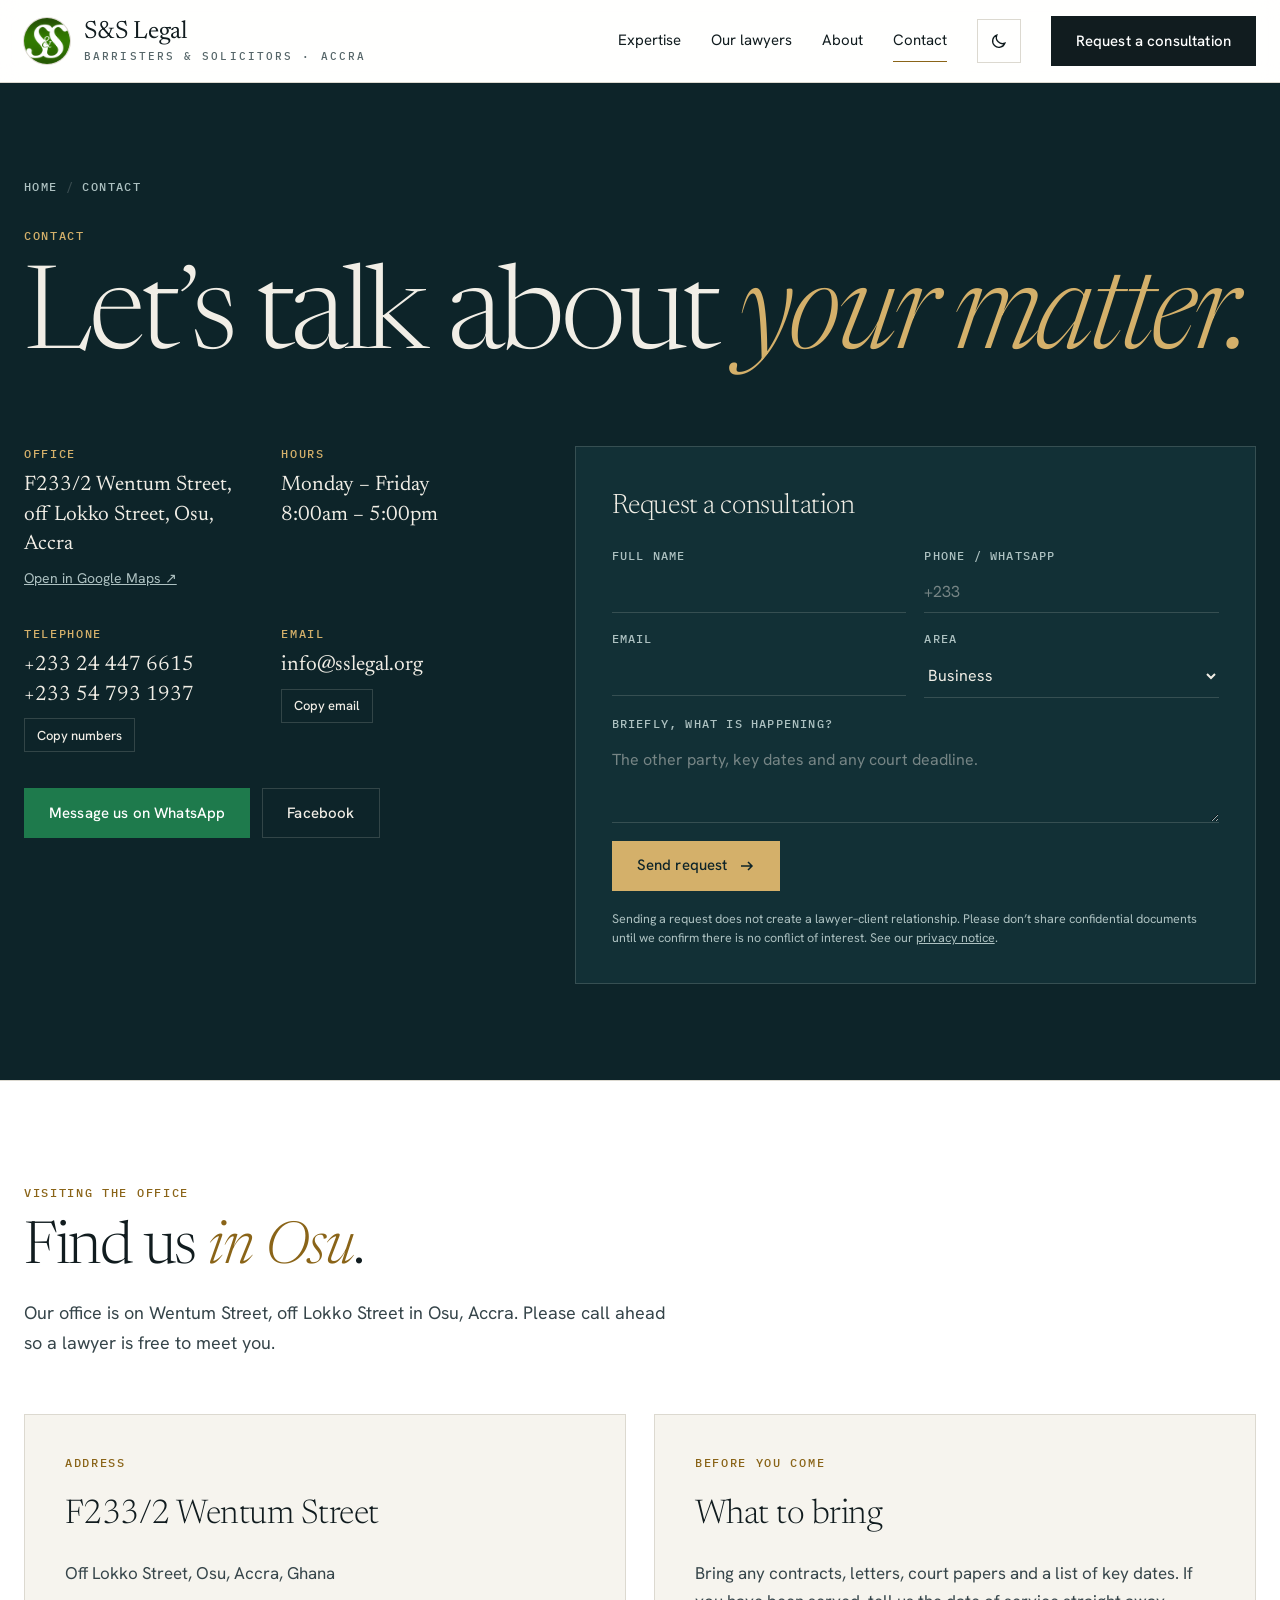
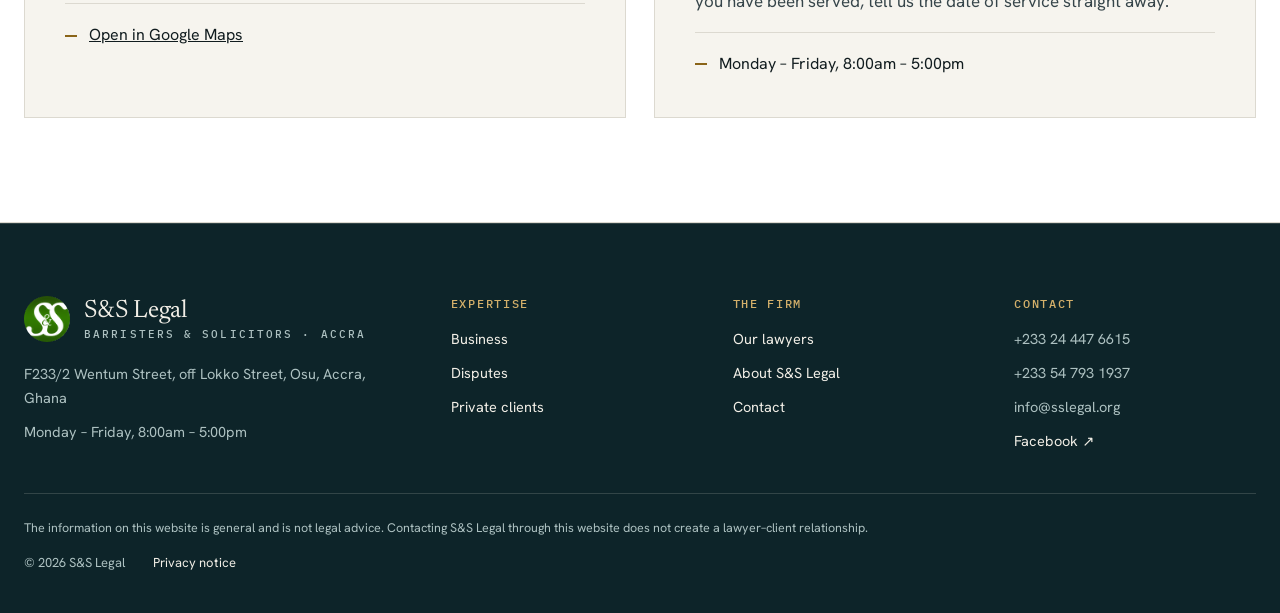
<file: contact/index.html>
<!doctype html>
<html lang="en-GH">
<head>
<meta charset="utf-8">
<meta name="viewport" content="width=device-width, initial-scale=1, viewport-fit=cover">
<title>Contact · S&amp;S Legal</title>
<meta name="description" content="Contact S&amp;S Legal in Osu, Accra: +233 24 447 6615, info@sslegal.org.">
<meta name="color-scheme" content="light dark">
<link rel="canonical" href="https://sslegal.org/contact/">
<meta property="og:type" content="website">
<meta property="og:site_name" content="S&amp;S Legal">
<meta property="og:title" content="Contact · S&amp;S Legal">
<meta property="og:description" content="Contact S&amp;S Legal in Osu, Accra: +233 24 447 6615, info@sslegal.org.">
<meta property="og:url" content="https://sslegal.org/contact/">
<link rel="icon" type="image/png" href="../assets/img/sslegal-logo.png">
<script>try{var t=localStorage.getItem("ss-theme");if(t==="light"||t==="dark")document.documentElement.setAttribute("data-theme",t);}catch(e){}</script>
<link rel="preconnect" href="https://fonts.googleapis.com">
<link rel="preconnect" href="https://fonts.gstatic.com" crossorigin>
<link rel="stylesheet" href="https://fonts.googleapis.com/css2?family=Newsreader:ital,opsz,wght@0,6..72,300;0,6..72,400;1,6..72,300;1,6..72,400&amp;family=Hanken+Grotesk:wght@400;500;600&amp;family=IBM+Plex+Mono:wght@400;500&amp;display=swap">
<link rel="stylesheet" href="../assets/css/styles.css">
</head>
<body>
<a class="skip" href="#main">Skip to content</a>
<header class="site">
  <div class="wrap">
    <a class="brand" href="../index.html" aria-label="S&amp;S Legal, home">
      <span class="logo" aria-hidden="true"></span>
      <span><b>S&amp;S Legal</b><small>Barristers &amp; Solicitors · Accra</small></span>
    </a>
    <nav class="nav" aria-label="Main">
      <a class="link" href="../expertise/index.html">Expertise</a><a class="link" href="../lawyers/index.html">Our lawyers</a><a class="link" href="../about/index.html">About</a><a class="link" href="../contact/index.html" aria-current="page">Contact</a>
      <span class="tools">
        <button class="icon-btn theme-btn" id="theme-btn" type="button" aria-label="Switch between light and dark theme"><svg class="moon" width="18" height="18" viewBox="0 0 20 20" fill="none" stroke="currentColor" stroke-width="1.5" aria-hidden="true"><path d="M16.5 12.5A7 7 0 0 1 7.5 3.5a7 7 0 1 0 9 9z"/></svg><svg class="sun" width="18" height="18" viewBox="0 0 20 20" fill="none" stroke="currentColor" stroke-width="1.5" aria-hidden="true"><circle cx="10" cy="10" r="3.5"/><path d="M10 1.5v2M10 16.5v2M1.5 10h2M16.5 10h2M4 4l1.4 1.4M14.6 14.6L16 16M4 16l1.4-1.4M14.6 5.4L16 4"/></svg></button>
        <button class="icon-btn menu-btn" id="menu-btn" type="button" aria-label="Open menu" aria-expanded="false" aria-controls="mobile-nav"><svg width="20" height="20" viewBox="0 0 20 20" fill="none" stroke="currentColor" stroke-width="1.5" aria-hidden="true"><path d="M2 6h16M2 14h16"/></svg></button>
      </span>
      <a class="btn btn-main" href="../contact/index.html">Request a consultation</a>
    </nav>
  </div>
  <nav class="mobile-nav" id="mobile-nav" aria-label="Mobile" hidden>
    <div class="wrap"><a href="../expertise/index.html">Expertise</a><a href="../lawyers/index.html">Our lawyers</a><a href="../about/index.html">About</a><a href="../contact/index.html">Contact</a></div>
  </nav>
</header>
<main id="main">
<section class="contact-page" aria-labelledby="contact-form-heading"><div class="wrap">
  <nav class="crumbs" aria-label="Breadcrumb" style="margin-bottom:28px"><a href="../index.html" style="color:var(--on-band-2)">Home</a><span aria-hidden="true">/</span><span style="color:var(--on-band-2)">Contact</span></nav>
  <span class="label">Contact</span>
      <h1 id="contact-form-heading" class="contact-h" style="margin-top:20px">Let’s talk about <em>your matter.</em></h1>
      <div class="close-grid">
        <div class="cinfo">
          <div class="ci"><span class="label">Office</span><span class="v">F233/2 Wentum Street,<br>off Lokko Street, Osu, Accra</span><a class="s" href="https://www.google.com/maps/search/?api=1&amp;query=Wentum+Street+Osu+Accra" target="_blank" rel="noopener">Open in Google Maps ↗</a></div>
          <div class="ci"><span class="label">Hours</span><span class="v">Monday – Friday<br>8:00am – 5:00pm</span></div>
          <div class="ci"><span class="label">Telephone</span><span class="v">+233 24 447 6615<br>+233 54 793 1937</span><button class="copy" type="button" data-copy="+233 24 447 6615 / +233 54 793 1937">Copy numbers</button></div>
          <div class="ci"><span class="label">Email</span><span class="v">info@sslegal.org</span><button class="copy" type="button" data-copy="info@sslegal.org">Copy email</button></div>
          <div class="ci" style="grid-column:1/-1;flex-direction:row;flex-wrap:wrap;gap:12px"><a class="btn btn-wa" href="https://wa.me/233244476615" target="_blank" rel="noopener">Message us on WhatsApp</a><a class="btn" style="border-color:var(--band-line);color:var(--on-band)" href="https://www.facebook.com/sslegal.org" target="_blank" rel="noopener">Facebook</a></div>
        </div>
        <form class="form consult" id="contact-form" novalidate aria-labelledby="contact-form-title">
  <h3 id="contact-form-title">Request a consultation</h3>
  <div class="frow">
    <label for="contact-form-name">Full name<input id="contact-form-name" name="name" type="text" autocomplete="name" required></label>
    <label for="contact-form-phone">Phone / WhatsApp<input id="contact-form-phone" name="phone" type="tel" autocomplete="tel" placeholder="+233"></label>
  </div>
  <div class="frow">
    <label for="contact-form-email">Email<input id="contact-form-email" name="email" type="email" autocomplete="email"></label>
    <label for="contact-form-area">Area<select id="contact-form-area" name="area"><option>Business</option><option>Disputes</option><option>Private clients</option><option>Not sure yet</option></select></label>
  </div>
  <label for="contact-form-msg">Briefly, what is happening?<textarea id="contact-form-msg" name="message" rows="3" placeholder="The other party, key dates and any court deadline."></textarea></label>
  <button class="btn btn-gold" type="submit">Send request <svg width="16" height="16" viewBox="0 0 16 16" fill="none" stroke="currentColor" stroke-width="1.5" aria-hidden="true"><path d="M2 8h11M9 4l4 4-4 4"/></svg></button>
  <p class="sent status" role="status" hidden></p>
  <p class="fine">Sending a request does not create a lawyer–client relationship. Please don’t share confidential documents until we confirm there is no conflict of interest. See our <a href="../privacy/index.html" style="color:inherit">privacy notice</a>.</p>
</form>
      </div>
</div></section>
<section class="routes" aria-labelledby="visit-title"><div class="wrap">
  <div class="sec-head"><div class="t"><span class="label">Visiting the office</span><h2 id="visit-title">Find us <em>in Osu</em>.</h2><p>Our office is on Wentum Street, off Lokko Street in Osu, Accra. Please call ahead so a lawyer is free to meet you.</p></div></div>
  <div class="route-grid">
    <div class="route"><span class="label">Address</span><h3>F233/2 Wentum Street</h3><p>Off Lokko Street, Osu, Accra, Ghana</p><ul><li><a href="https://www.google.com/maps/search/?api=1&amp;query=Wentum+Street+Osu+Accra" target="_blank" rel="noopener">Open in Google Maps</a></li></ul></div>
    <div class="route"><span class="label">Before you come</span><h3>What to bring</h3><p>Bring any contracts, letters, court papers and a list of key dates. If you have been served, tell us the date of service straight away.</p><ul><li>Monday – Friday, 8:00am – 5:00pm</li></ul></div>
  </div>
</div></section>
</main>

<footer>
  <div class="wrap">
    <div class="fgrid">
      <div class="fcol fbrand">
        <a class="brand" href="../index.html" aria-label="S&amp;S Legal, home"><span class="logo" aria-hidden="true"></span><span><b>S&amp;S Legal</b><small>Barristers &amp; Solicitors · Accra</small></span></a>
        <p>F233/2 Wentum Street, off Lokko Street, Osu, Accra, Ghana</p>
        <p>Monday – Friday, 8:00am – 5:00pm</p>
      </div>
      <nav class="fcol" aria-label="Expertise"><h2>Expertise</h2><a href="../expertise/business/index.html">Business</a><a href="../expertise/disputes/index.html">Disputes</a><a href="../expertise/private-clients/index.html">Private clients</a></nav>
      <nav class="fcol" aria-label="The firm"><h2>The firm</h2><a href="../lawyers/index.html">Our lawyers</a><a href="../about/index.html">About S&amp;S Legal</a><a href="../contact/index.html">Contact</a></nav>
      <div class="fcol"><h2>Contact</h2><span>+233 24 447 6615</span><span>+233 54 793 1937</span><span>info@sslegal.org</span><a href="https://www.facebook.com/sslegal.org" target="_blank" rel="noopener">Facebook ↗</a></div>
    </div>
    <div class="flegal">
      <p class="disc">The information on this website is general and is not legal advice. Contacting S&amp;S Legal through this website does not create a lawyer–client relationship.</p>
      <div class="frow2"><span>© 2026 S&amp;S Legal</span><a href="../privacy/index.html">Privacy notice</a></div>
    </div>
  </div>
</footer>

<div class="mobile-bar" aria-label="Quick contact">
  <a class="btn btn-ghost" href="tel:+233244476615">Call</a>
  <a class="btn btn-wa" href="https://wa.me/233244476615" target="_blank" rel="noopener">WhatsApp</a>
</div>
<script src="../assets/js/site.js"></script>
</body>
</html>
</file>
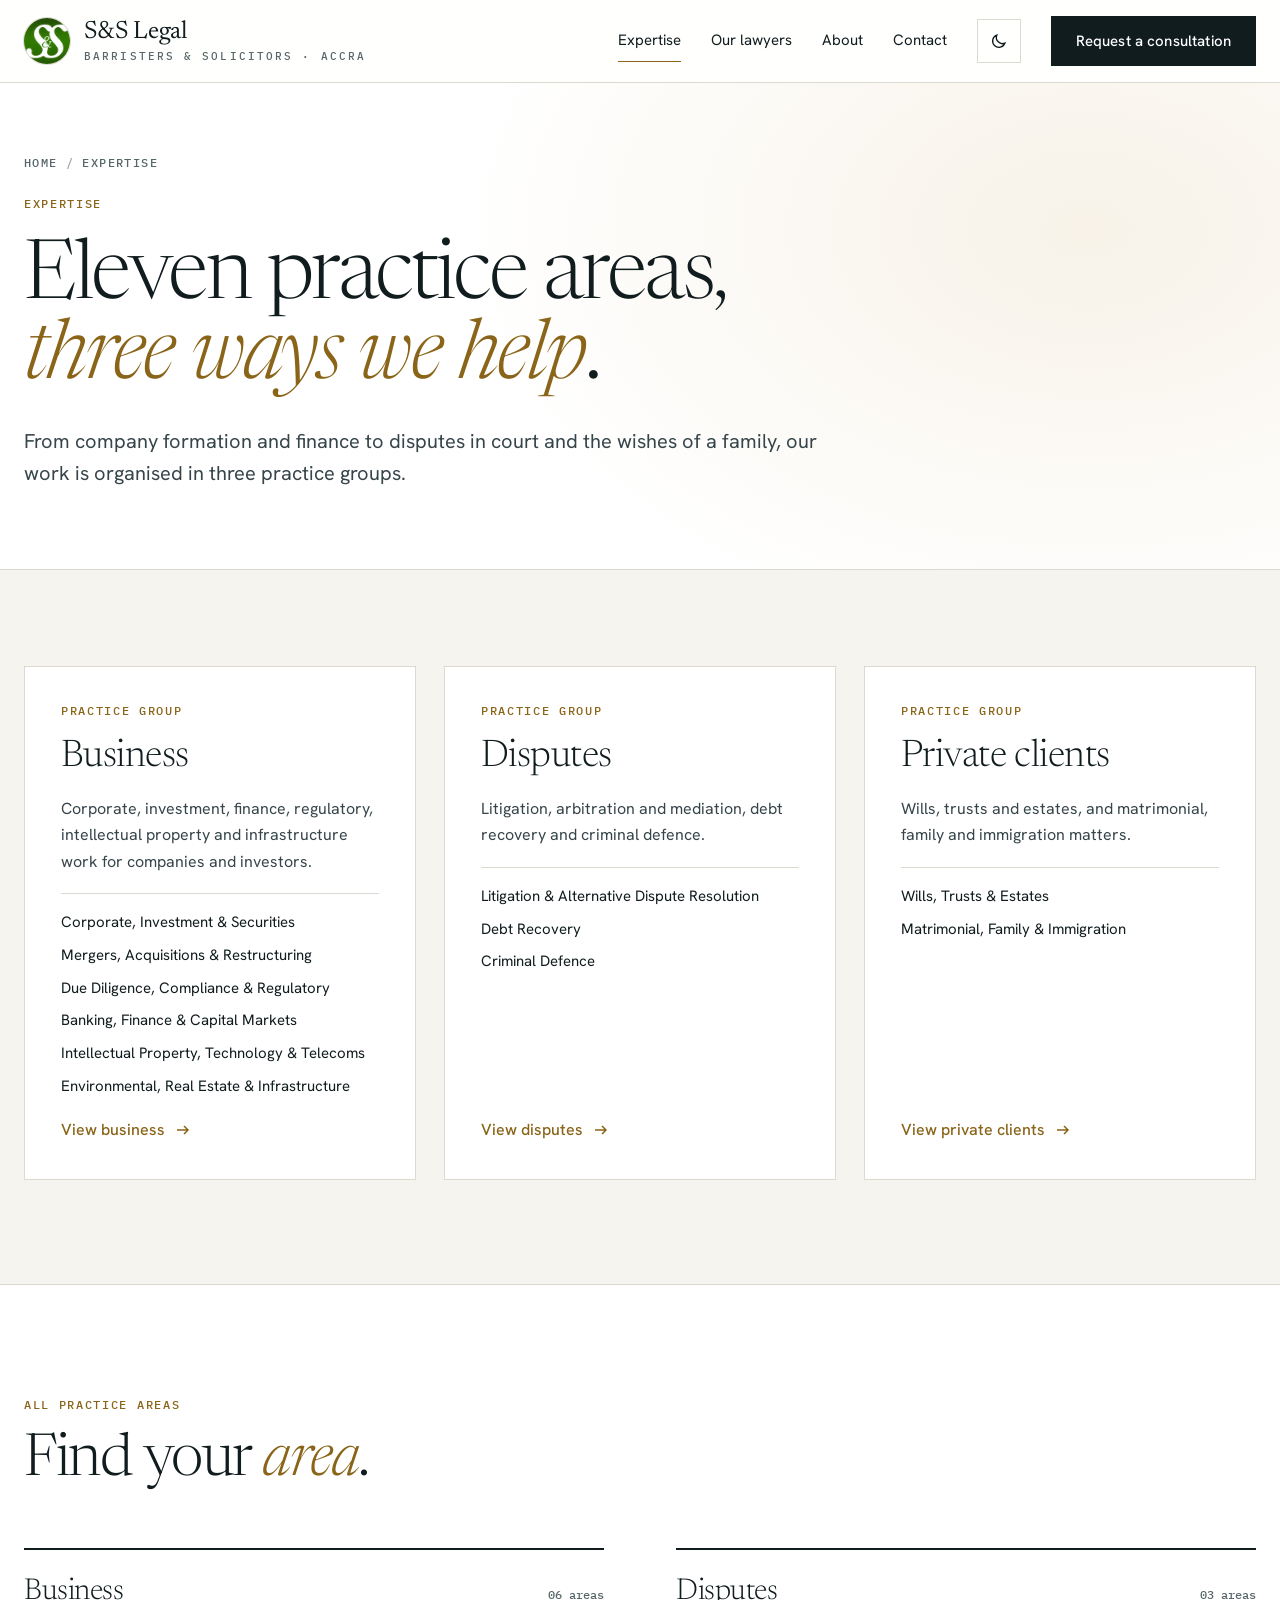
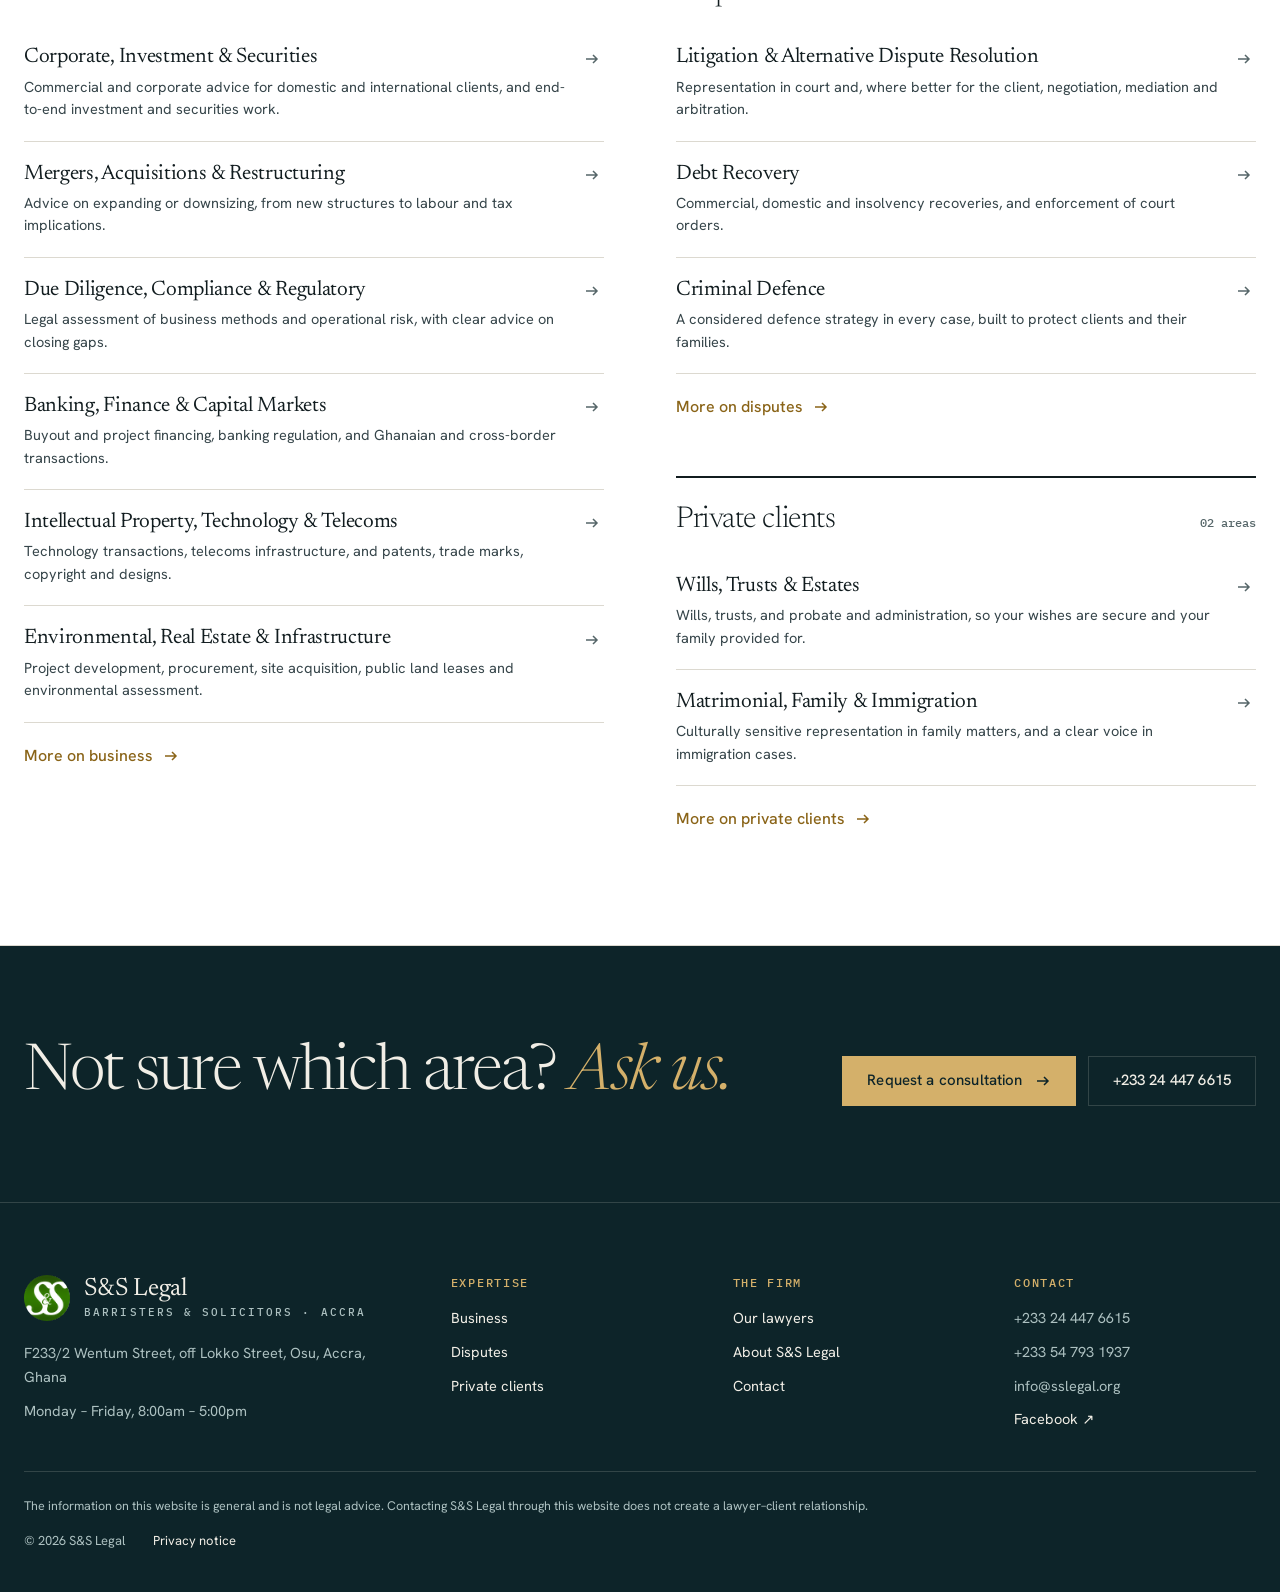
<file: expertise/index.html>
<!doctype html>
<html lang="en-GH">
<head>
<meta charset="utf-8">
<meta name="viewport" content="width=device-width, initial-scale=1, viewport-fit=cover">
<title>Expertise · S&amp;S Legal</title>
<meta name="description" content="Eleven practice areas in three groups: Business, Disputes and Private clients.">
<meta name="color-scheme" content="light dark">
<link rel="canonical" href="https://sslegal.org/expertise/">
<meta property="og:type" content="website">
<meta property="og:site_name" content="S&amp;S Legal">
<meta property="og:title" content="Expertise · S&amp;S Legal">
<meta property="og:description" content="Eleven practice areas in three groups: Business, Disputes and Private clients.">
<meta property="og:url" content="https://sslegal.org/expertise/">
<link rel="icon" type="image/png" href="../assets/img/sslegal-logo.png">
<script>try{var t=localStorage.getItem("ss-theme");if(t==="light"||t==="dark")document.documentElement.setAttribute("data-theme",t);}catch(e){}</script>
<link rel="preconnect" href="https://fonts.googleapis.com">
<link rel="preconnect" href="https://fonts.gstatic.com" crossorigin>
<link rel="stylesheet" href="https://fonts.googleapis.com/css2?family=Newsreader:ital,opsz,wght@0,6..72,300;0,6..72,400;1,6..72,300;1,6..72,400&amp;family=Hanken+Grotesk:wght@400;500;600&amp;family=IBM+Plex+Mono:wght@400;500&amp;display=swap">
<link rel="stylesheet" href="../assets/css/styles.css">
</head>
<body>
<a class="skip" href="#main">Skip to content</a>
<header class="site">
  <div class="wrap">
    <a class="brand" href="../index.html" aria-label="S&amp;S Legal, home">
      <span class="logo" aria-hidden="true"></span>
      <span><b>S&amp;S Legal</b><small>Barristers &amp; Solicitors · Accra</small></span>
    </a>
    <nav class="nav" aria-label="Main">
      <a class="link" href="../expertise/index.html" aria-current="page">Expertise</a><a class="link" href="../lawyers/index.html">Our lawyers</a><a class="link" href="../about/index.html">About</a><a class="link" href="../contact/index.html">Contact</a>
      <span class="tools">
        <button class="icon-btn theme-btn" id="theme-btn" type="button" aria-label="Switch between light and dark theme"><svg class="moon" width="18" height="18" viewBox="0 0 20 20" fill="none" stroke="currentColor" stroke-width="1.5" aria-hidden="true"><path d="M16.5 12.5A7 7 0 0 1 7.5 3.5a7 7 0 1 0 9 9z"/></svg><svg class="sun" width="18" height="18" viewBox="0 0 20 20" fill="none" stroke="currentColor" stroke-width="1.5" aria-hidden="true"><circle cx="10" cy="10" r="3.5"/><path d="M10 1.5v2M10 16.5v2M1.5 10h2M16.5 10h2M4 4l1.4 1.4M14.6 14.6L16 16M4 16l1.4-1.4M14.6 5.4L16 4"/></svg></button>
        <button class="icon-btn menu-btn" id="menu-btn" type="button" aria-label="Open menu" aria-expanded="false" aria-controls="mobile-nav"><svg width="20" height="20" viewBox="0 0 20 20" fill="none" stroke="currentColor" stroke-width="1.5" aria-hidden="true"><path d="M2 6h16M2 14h16"/></svg></button>
      </span>
      <a class="btn btn-main" href="../contact/index.html">Request a consultation</a>
    </nav>
  </div>
  <nav class="mobile-nav" id="mobile-nav" aria-label="Mobile" hidden>
    <div class="wrap"><a href="../expertise/index.html">Expertise</a><a href="../lawyers/index.html">Our lawyers</a><a href="../about/index.html">About</a><a href="../contact/index.html">Contact</a></div>
  </nav>
</header>
<main id="main">
<section class="page-hero" aria-labelledby="ptitle"><div class="wrap">
  <nav class="crumbs" aria-label="Breadcrumb"><a href="../index.html">Home</a><span aria-hidden="true">/</span><span>Expertise</span></nav>
  <span class="label">Expertise</span>
  <h1 id="ptitle">Eleven practice areas, <em>three ways we help</em>.</h1>
  <p class="sub">From company formation and finance to disputes in court and the wishes of a family, our work is organised in three practice groups.</p>
</div></section>
<section class="areas-detail" aria-label="Practice groups"><div class="wrap"><div class="overview-groups"><a class="gcard" href="../expertise/business/index.html"><span class="label">Practice group</span><h2>Business</h2><p>Corporate, investment, finance, regulatory, intellectual property and infrastructure work for companies and investors.</p><ul><li>Corporate, Investment &amp; Securities</li><li>Mergers, Acquisitions &amp; Restructuring</li><li>Due Diligence, Compliance &amp; Regulatory</li><li>Banking, Finance &amp; Capital Markets</li><li>Intellectual Property, Technology &amp; Telecoms</li><li>Environmental, Real Estate &amp; Infrastructure</li></ul><span class="go">View business <svg width="16" height="16" viewBox="0 0 16 16" fill="none" stroke="currentColor" stroke-width="1.5" aria-hidden="true"><path d="M2 8h11M9 4l4 4-4 4"/></svg></span></a><a class="gcard" href="../expertise/disputes/index.html"><span class="label">Practice group</span><h2>Disputes</h2><p>Litigation, arbitration and mediation, debt recovery and criminal defence.</p><ul><li>Litigation &amp; Alternative Dispute Resolution</li><li>Debt Recovery</li><li>Criminal Defence</li></ul><span class="go">View disputes <svg width="16" height="16" viewBox="0 0 16 16" fill="none" stroke="currentColor" stroke-width="1.5" aria-hidden="true"><path d="M2 8h11M9 4l4 4-4 4"/></svg></span></a><a class="gcard" href="../expertise/private-clients/index.html"><span class="label">Practice group</span><h2>Private clients</h2><p>Wills, trusts and estates, and matrimonial, family and immigration matters.</p><ul><li>Wills, Trusts &amp; Estates</li><li>Matrimonial, Family &amp; Immigration</li></ul><span class="go">View private clients <svg width="16" height="16" viewBox="0 0 16 16" fill="none" stroke="currentColor" stroke-width="1.5" aria-hidden="true"><path d="M2 8h11M9 4l4 4-4 4"/></svg></span></a></div></div></section>
<section class="expertise" aria-labelledby="all-title"><div class="wrap">
  <div class="sec-head"><div class="t"><span class="label">All practice areas</span><h2 id="all-title">Find your <em>area</em>.</h2></div></div>
  <div class="groups"><div class="group"><div class="group-head"><h3><a href="../expertise/business/index.html">Business</a></h3><span>06 areas</span></div><a class="area" href="../expertise/business/index.html#corporate"><h4>Corporate, Investment &amp; Securities</h4><p>Commercial and corporate advice for domestic and international clients, and end-to-end investment and securities work.</p><svg width="16" height="16" viewBox="0 0 16 16" fill="none" stroke="currentColor" stroke-width="1.5" aria-hidden="true"><path d="M2 8h11M9 4l4 4-4 4"/></svg></a><a class="area" href="../expertise/business/index.html#mergers"><h4>Mergers, Acquisitions &amp; Restructuring</h4><p>Advice on expanding or downsizing, from new structures to labour and tax implications.</p><svg width="16" height="16" viewBox="0 0 16 16" fill="none" stroke="currentColor" stroke-width="1.5" aria-hidden="true"><path d="M2 8h11M9 4l4 4-4 4"/></svg></a><a class="area" href="../expertise/business/index.html#due-diligence"><h4>Due Diligence, Compliance &amp; Regulatory</h4><p>Legal assessment of business methods and operational risk, with clear advice on closing gaps.</p><svg width="16" height="16" viewBox="0 0 16 16" fill="none" stroke="currentColor" stroke-width="1.5" aria-hidden="true"><path d="M2 8h11M9 4l4 4-4 4"/></svg></a><a class="area" href="../expertise/business/index.html#banking"><h4>Banking, Finance &amp; Capital Markets</h4><p>Buyout and project financing, banking regulation, and Ghanaian and cross-border transactions.</p><svg width="16" height="16" viewBox="0 0 16 16" fill="none" stroke="currentColor" stroke-width="1.5" aria-hidden="true"><path d="M2 8h11M9 4l4 4-4 4"/></svg></a><a class="area" href="../expertise/business/index.html#ip-technology"><h4>Intellectual Property, Technology &amp; Telecoms</h4><p>Technology transactions, telecoms infrastructure, and patents, trade marks, copyright and designs.</p><svg width="16" height="16" viewBox="0 0 16 16" fill="none" stroke="currentColor" stroke-width="1.5" aria-hidden="true"><path d="M2 8h11M9 4l4 4-4 4"/></svg></a><a class="area" href="../expertise/business/index.html#infrastructure"><h4>Environmental, Real Estate &amp; Infrastructure</h4><p>Project development, procurement, site acquisition, public land leases and environmental assessment.</p><svg width="16" height="16" viewBox="0 0 16 16" fill="none" stroke="currentColor" stroke-width="1.5" aria-hidden="true"><path d="M2 8h11M9 4l4 4-4 4"/></svg></a><a class="group-link" href="../expertise/business/index.html" style="margin-top:20px">More on business <svg width="16" height="16" viewBox="0 0 16 16" fill="none" stroke="currentColor" stroke-width="1.5" aria-hidden="true"><path d="M2 8h11M9 4l4 4-4 4"/></svg></a></div><div class="group-stack"><div class="group"><div class="group-head"><h3><a href="../expertise/disputes/index.html">Disputes</a></h3><span>03 areas</span></div><a class="area" href="../expertise/disputes/index.html#litigation"><h4>Litigation &amp; Alternative Dispute Resolution</h4><p>Representation in court and, where better for the client, negotiation, mediation and arbitration.</p><svg width="16" height="16" viewBox="0 0 16 16" fill="none" stroke="currentColor" stroke-width="1.5" aria-hidden="true"><path d="M2 8h11M9 4l4 4-4 4"/></svg></a><a class="area" href="../expertise/disputes/index.html#debt-recovery"><h4>Debt Recovery</h4><p>Commercial, domestic and insolvency recoveries, and enforcement of court orders.</p><svg width="16" height="16" viewBox="0 0 16 16" fill="none" stroke="currentColor" stroke-width="1.5" aria-hidden="true"><path d="M2 8h11M9 4l4 4-4 4"/></svg></a><a class="area" href="../expertise/disputes/index.html#criminal-defence"><h4>Criminal Defence</h4><p>A considered defence strategy in every case, built to protect clients and their families.</p><svg width="16" height="16" viewBox="0 0 16 16" fill="none" stroke="currentColor" stroke-width="1.5" aria-hidden="true"><path d="M2 8h11M9 4l4 4-4 4"/></svg></a><a class="group-link" href="../expertise/disputes/index.html" style="margin-top:20px">More on disputes <svg width="16" height="16" viewBox="0 0 16 16" fill="none" stroke="currentColor" stroke-width="1.5" aria-hidden="true"><path d="M2 8h11M9 4l4 4-4 4"/></svg></a></div><div class="group"><div class="group-head"><h3><a href="../expertise/private-clients/index.html">Private clients</a></h3><span>02 areas</span></div><a class="area" href="../expertise/private-clients/index.html#wills"><h4>Wills, Trusts &amp; Estates</h4><p>Wills, trusts, and probate and administration, so your wishes are secure and your family provided for.</p><svg width="16" height="16" viewBox="0 0 16 16" fill="none" stroke="currentColor" stroke-width="1.5" aria-hidden="true"><path d="M2 8h11M9 4l4 4-4 4"/></svg></a><a class="area" href="../expertise/private-clients/index.html#family"><h4>Matrimonial, Family &amp; Immigration</h4><p>Culturally sensitive representation in family matters, and a clear voice in immigration cases.</p><svg width="16" height="16" viewBox="0 0 16 16" fill="none" stroke="currentColor" stroke-width="1.5" aria-hidden="true"><path d="M2 8h11M9 4l4 4-4 4"/></svg></a><a class="group-link" href="../expertise/private-clients/index.html" style="margin-top:20px">More on private clients <svg width="16" height="16" viewBox="0 0 16 16" fill="none" stroke="currentColor" stroke-width="1.5" aria-hidden="true"><path d="M2 8h11M9 4l4 4-4 4"/></svg></a></div></div></div>
</div></section>
<section class="cta-band"><div class="wrap"><h2>Not sure which area? <em>Ask us.</em></h2><div class="cta-row"><a class="btn btn-gold" href="../contact/index.html">Request a consultation <svg width="16" height="16" viewBox="0 0 16 16" fill="none" stroke="currentColor" stroke-width="1.5" aria-hidden="true"><path d="M2 8h11M9 4l4 4-4 4"/></svg></a><a class="btn btn-line" href="tel:+233244476615">+233 24 447 6615</a></div></div></section>
</main>

<footer>
  <div class="wrap">
    <div class="fgrid">
      <div class="fcol fbrand">
        <a class="brand" href="../index.html" aria-label="S&amp;S Legal, home"><span class="logo" aria-hidden="true"></span><span><b>S&amp;S Legal</b><small>Barristers &amp; Solicitors · Accra</small></span></a>
        <p>F233/2 Wentum Street, off Lokko Street, Osu, Accra, Ghana</p>
        <p>Monday – Friday, 8:00am – 5:00pm</p>
      </div>
      <nav class="fcol" aria-label="Expertise"><h2>Expertise</h2><a href="../expertise/business/index.html">Business</a><a href="../expertise/disputes/index.html">Disputes</a><a href="../expertise/private-clients/index.html">Private clients</a></nav>
      <nav class="fcol" aria-label="The firm"><h2>The firm</h2><a href="../lawyers/index.html">Our lawyers</a><a href="../about/index.html">About S&amp;S Legal</a><a href="../contact/index.html">Contact</a></nav>
      <div class="fcol"><h2>Contact</h2><span>+233 24 447 6615</span><span>+233 54 793 1937</span><span>info@sslegal.org</span><a href="https://www.facebook.com/sslegal.org" target="_blank" rel="noopener">Facebook ↗</a></div>
    </div>
    <div class="flegal">
      <p class="disc">The information on this website is general and is not legal advice. Contacting S&amp;S Legal through this website does not create a lawyer–client relationship.</p>
      <div class="frow2"><span>© 2026 S&amp;S Legal</span><a href="../privacy/index.html">Privacy notice</a></div>
    </div>
  </div>
</footer>

<div class="mobile-bar" aria-label="Quick contact">
  <a class="btn btn-ghost" href="tel:+233244476615">Call</a>
  <a class="btn btn-wa" href="https://wa.me/233244476615" target="_blank" rel="noopener">WhatsApp</a>
</div>
<script src="../assets/js/site.js"></script>
</body>
</html>
</file>
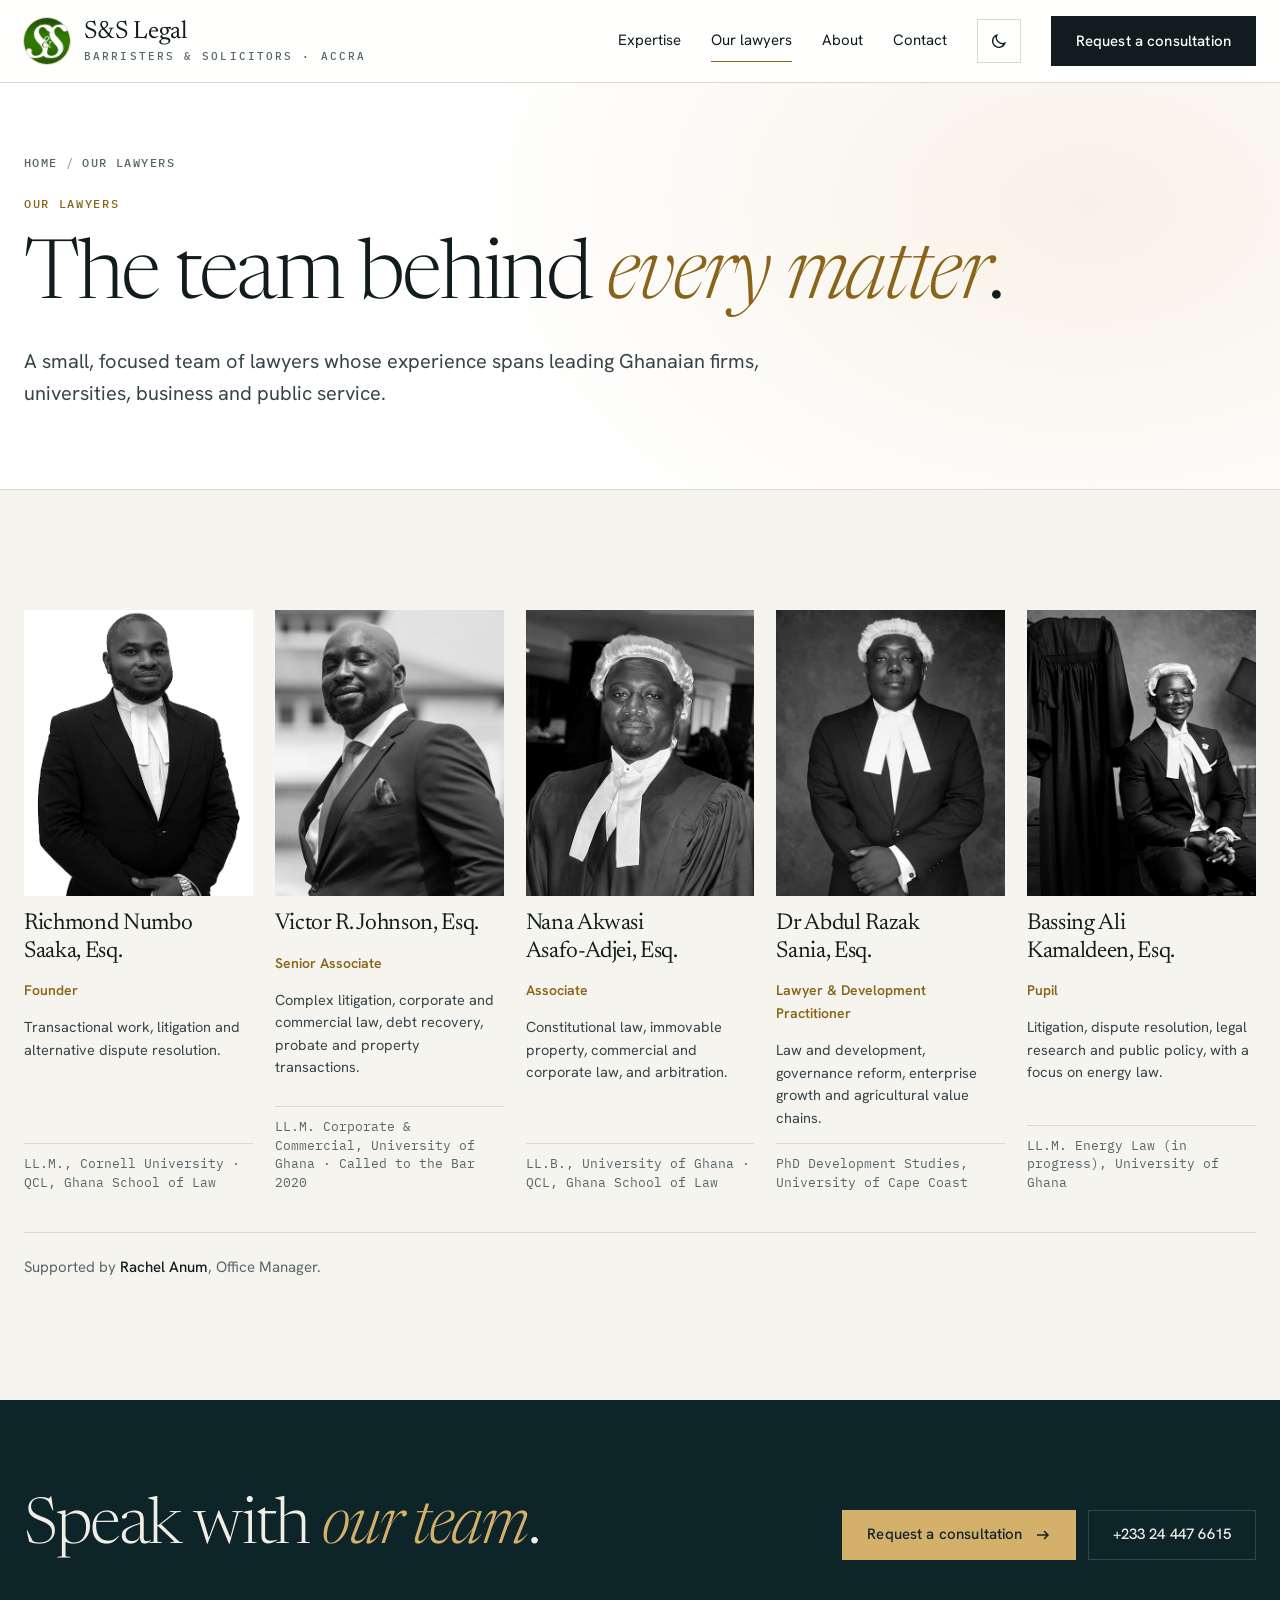
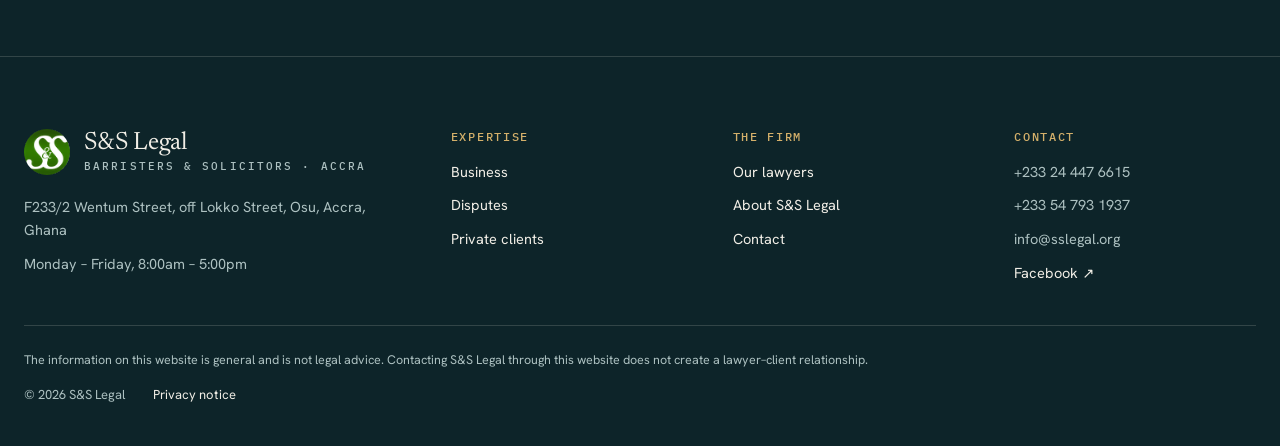
<file: lawyers/index.html>
<!doctype html>
<html lang="en-GH">
<head>
<meta charset="utf-8">
<meta name="viewport" content="width=device-width, initial-scale=1, viewport-fit=cover">
<title>Our lawyers · S&amp;S Legal</title>
<meta name="description" content="Meet the lawyers of S&amp;S Legal in Osu, Accra.">
<meta name="color-scheme" content="light dark">
<link rel="canonical" href="https://sslegal.org/lawyers/">
<meta property="og:type" content="website">
<meta property="og:site_name" content="S&amp;S Legal">
<meta property="og:title" content="Our lawyers · S&amp;S Legal">
<meta property="og:description" content="Meet the lawyers of S&amp;S Legal in Osu, Accra.">
<meta property="og:url" content="https://sslegal.org/lawyers/">
<link rel="icon" type="image/png" href="../assets/img/sslegal-logo.png">
<script>try{var t=localStorage.getItem("ss-theme");if(t==="light"||t==="dark")document.documentElement.setAttribute("data-theme",t);}catch(e){}</script>
<link rel="preconnect" href="https://fonts.googleapis.com">
<link rel="preconnect" href="https://fonts.gstatic.com" crossorigin>
<link rel="stylesheet" href="https://fonts.googleapis.com/css2?family=Newsreader:ital,opsz,wght@0,6..72,300;0,6..72,400;1,6..72,300;1,6..72,400&amp;family=Hanken+Grotesk:wght@400;500;600&amp;family=IBM+Plex+Mono:wght@400;500&amp;display=swap">
<link rel="stylesheet" href="../assets/css/styles.css">
</head>
<body>
<a class="skip" href="#main">Skip to content</a>
<header class="site">
  <div class="wrap">
    <a class="brand" href="../index.html" aria-label="S&amp;S Legal, home">
      <span class="logo" aria-hidden="true"></span>
      <span><b>S&amp;S Legal</b><small>Barristers &amp; Solicitors · Accra</small></span>
    </a>
    <nav class="nav" aria-label="Main">
      <a class="link" href="../expertise/index.html">Expertise</a><a class="link" href="../lawyers/index.html" aria-current="page">Our lawyers</a><a class="link" href="../about/index.html">About</a><a class="link" href="../contact/index.html">Contact</a>
      <span class="tools">
        <button class="icon-btn theme-btn" id="theme-btn" type="button" aria-label="Switch between light and dark theme"><svg class="moon" width="18" height="18" viewBox="0 0 20 20" fill="none" stroke="currentColor" stroke-width="1.5" aria-hidden="true"><path d="M16.5 12.5A7 7 0 0 1 7.5 3.5a7 7 0 1 0 9 9z"/></svg><svg class="sun" width="18" height="18" viewBox="0 0 20 20" fill="none" stroke="currentColor" stroke-width="1.5" aria-hidden="true"><circle cx="10" cy="10" r="3.5"/><path d="M10 1.5v2M10 16.5v2M1.5 10h2M16.5 10h2M4 4l1.4 1.4M14.6 14.6L16 16M4 16l1.4-1.4M14.6 5.4L16 4"/></svg></button>
        <button class="icon-btn menu-btn" id="menu-btn" type="button" aria-label="Open menu" aria-expanded="false" aria-controls="mobile-nav"><svg width="20" height="20" viewBox="0 0 20 20" fill="none" stroke="currentColor" stroke-width="1.5" aria-hidden="true"><path d="M2 6h16M2 14h16"/></svg></button>
      </span>
      <a class="btn btn-main" href="../contact/index.html">Request a consultation</a>
    </nav>
  </div>
  <nav class="mobile-nav" id="mobile-nav" aria-label="Mobile" hidden>
    <div class="wrap"><a href="../expertise/index.html">Expertise</a><a href="../lawyers/index.html">Our lawyers</a><a href="../about/index.html">About</a><a href="../contact/index.html">Contact</a></div>
  </nav>
</header>
<main id="main">
<section class="page-hero" aria-labelledby="ptitle"><div class="wrap">
  <nav class="crumbs" aria-label="Breadcrumb"><a href="../index.html">Home</a><span aria-hidden="true">/</span><span>Our lawyers</span></nav>
  <span class="label">Our lawyers</span>
  <h1 id="ptitle">The team behind <em>every matter</em>.</h1>
  <p class="sub">A small, focused team of lawyers whose experience spans leading Ghanaian firms, universities, business and public service.</p>
</div></section>
<section class="team" aria-label="Lawyers"><div class="wrap">
  <div class="people five"><a class="person" href="../lawyers/richmond-numbo-saaka/index.html"><div class="photo"><img loading="lazy" width="491" height="683" src="../assets/img/front-richmond-full.jpg" alt="Richmond Numbo Saaka"></div><h3>Richmond Numbo Saaka, Esq.</h3><span class="role">Founder</span><p>Transactional work, litigation and alternative dispute resolution.</p><span class="cred">LL.M., Cornell University · QCL, Ghana School of Law</span></a><a class="person" href="../lawyers/victor-reginald-johnson/index.html"><div class="photo"><img loading="lazy" width="500" height="606" src="../assets/img/reginald-johnson.jpg" alt="Victor Reginald Johnson"></div><h3>Victor R. Johnson, Esq.</h3><span class="role">Senior Associate</span><p>Complex litigation, corporate and commercial law, debt recovery, probate and property transactions.</p><span class="cred">LL.M. Corporate &amp; Commercial, University of Ghana · Called to the Bar 2020</span></a><a class="person" href="../lawyers/nana-akwasi-asafo-adjei/index.html"><div class="photo"><img loading="lazy" width="500" height="606" src="../assets/img/nana-akwasi.jpg" alt="Nana Akwasi Asafo-Adjei"></div><h3>Nana Akwasi Asafo-Adjei, Esq.</h3><span class="role">Associate</span><p>Constitutional law, immovable property, commercial and corporate law, and arbitration.</p><span class="cred">LL.B., University of Ghana · QCL, Ghana School of Law</span></a><a class="person" href="../lawyers/abdul-razak-sania/index.html"><div class="photo"><img loading="lazy" width="500" height="606" src="../assets/img/abdulrazak-sania.jpg" alt="Dr Abdul Razak Sania"></div><h3>Dr Abdul Razak Sania, Esq.</h3><span class="role">Lawyer &amp; Development Practitioner</span><p>Law and development, governance reform, enterprise growth and agricultural value chains.</p><span class="cred">PhD Development Studies, University of Cape Coast</span></a><a class="person" href="../lawyers/bassing-ali-kamaldeen/index.html"><div class="photo"><img loading="lazy" width="500" height="606" src="../assets/img/bassing-kamaldeen.jpg" alt="Bassing Ali Kamaldeen"></div><h3>Bassing Ali Kamaldeen, Esq.</h3><span class="role">Pupil</span><p>Litigation, dispute resolution, legal research and public policy, with a focus on energy law.</p><span class="cred">LL.M. Energy Law (in progress), University of Ghana</span></a></div>
  <p class="support">Supported by <b>Rachel Anum</b>, Office Manager.</p>
</div></section>
<section class="cta-band"><div class="wrap"><h2>Speak with <em>our team</em>.</h2><div class="cta-row"><a class="btn btn-gold" href="../contact/index.html">Request a consultation <svg width="16" height="16" viewBox="0 0 16 16" fill="none" stroke="currentColor" stroke-width="1.5" aria-hidden="true"><path d="M2 8h11M9 4l4 4-4 4"/></svg></a><a class="btn btn-line" href="tel:+233244476615">+233 24 447 6615</a></div></div></section>
</main>

<footer>
  <div class="wrap">
    <div class="fgrid">
      <div class="fcol fbrand">
        <a class="brand" href="../index.html" aria-label="S&amp;S Legal, home"><span class="logo" aria-hidden="true"></span><span><b>S&amp;S Legal</b><small>Barristers &amp; Solicitors · Accra</small></span></a>
        <p>F233/2 Wentum Street, off Lokko Street, Osu, Accra, Ghana</p>
        <p>Monday – Friday, 8:00am – 5:00pm</p>
      </div>
      <nav class="fcol" aria-label="Expertise"><h2>Expertise</h2><a href="../expertise/business/index.html">Business</a><a href="../expertise/disputes/index.html">Disputes</a><a href="../expertise/private-clients/index.html">Private clients</a></nav>
      <nav class="fcol" aria-label="The firm"><h2>The firm</h2><a href="../lawyers/index.html">Our lawyers</a><a href="../about/index.html">About S&amp;S Legal</a><a href="../contact/index.html">Contact</a></nav>
      <div class="fcol"><h2>Contact</h2><span>+233 24 447 6615</span><span>+233 54 793 1937</span><span>info@sslegal.org</span><a href="https://www.facebook.com/sslegal.org" target="_blank" rel="noopener">Facebook ↗</a></div>
    </div>
    <div class="flegal">
      <p class="disc">The information on this website is general and is not legal advice. Contacting S&amp;S Legal through this website does not create a lawyer–client relationship.</p>
      <div class="frow2"><span>© 2026 S&amp;S Legal</span><a href="../privacy/index.html">Privacy notice</a></div>
    </div>
  </div>
</footer>

<div class="mobile-bar" aria-label="Quick contact">
  <a class="btn btn-ghost" href="tel:+233244476615">Call</a>
  <a class="btn btn-wa" href="https://wa.me/233244476615" target="_blank" rel="noopener">WhatsApp</a>
</div>
<script src="../assets/js/site.js"></script>
</body>
</html>
</file>
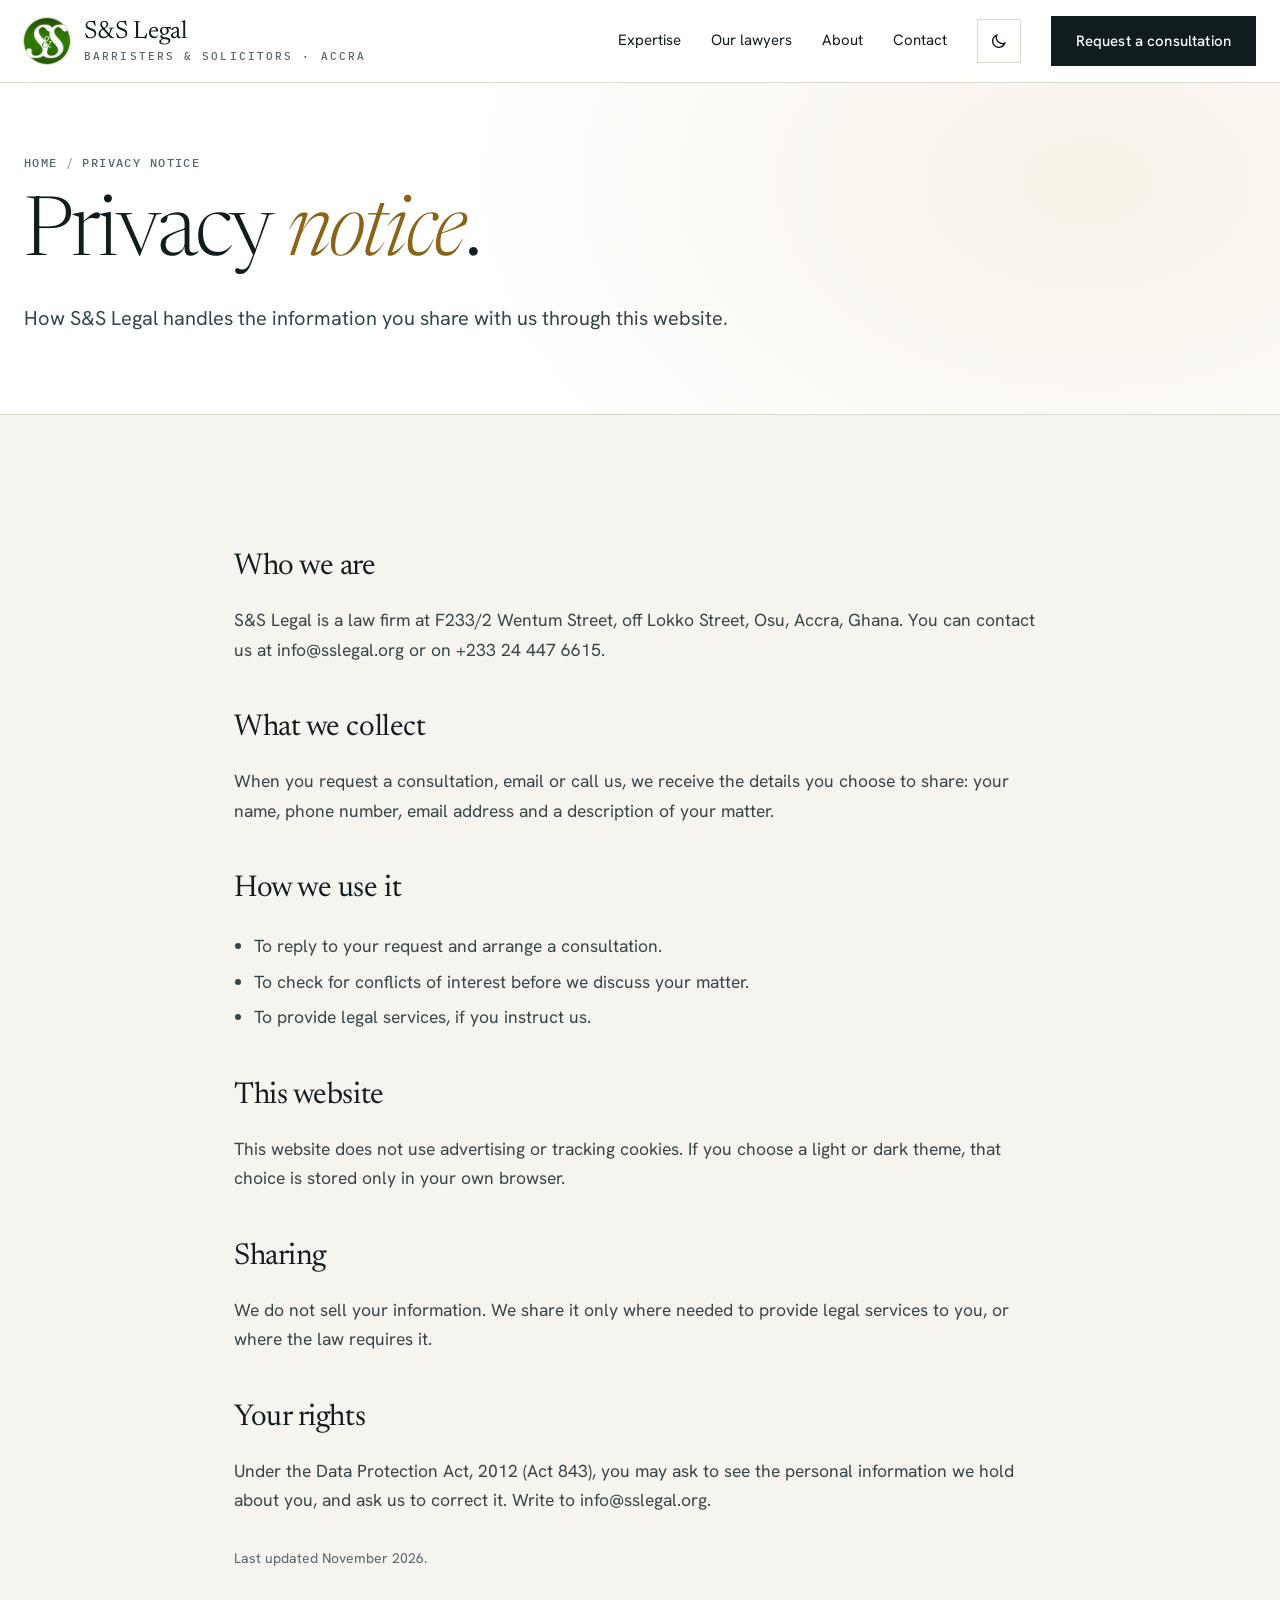
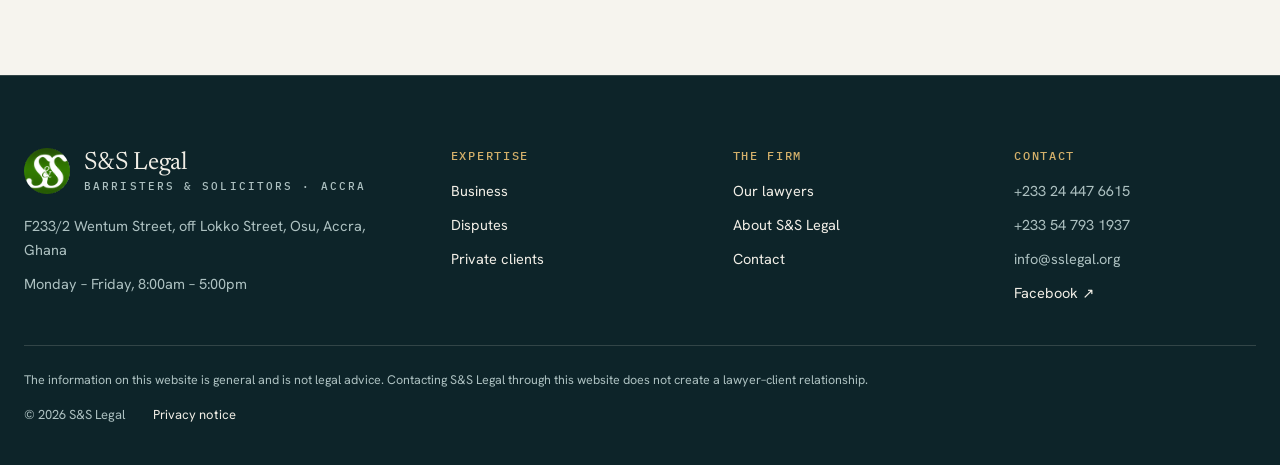
<file: privacy/index.html>
<!doctype html>
<html lang="en-GH">
<head>
<meta charset="utf-8">
<meta name="viewport" content="width=device-width, initial-scale=1, viewport-fit=cover">
<title>Privacy notice · S&amp;S Legal</title>
<meta name="description" content="How S&amp;S Legal handles information shared through this website.">
<meta name="color-scheme" content="light dark">
<link rel="canonical" href="https://sslegal.org/privacy/">
<meta property="og:type" content="website">
<meta property="og:site_name" content="S&amp;S Legal">
<meta property="og:title" content="Privacy notice · S&amp;S Legal">
<meta property="og:description" content="How S&amp;S Legal handles information shared through this website.">
<meta property="og:url" content="https://sslegal.org/privacy/">
<link rel="icon" type="image/png" href="../assets/img/sslegal-logo.png">
<script>try{var t=localStorage.getItem("ss-theme");if(t==="light"||t==="dark")document.documentElement.setAttribute("data-theme",t);}catch(e){}</script>
<link rel="preconnect" href="https://fonts.googleapis.com">
<link rel="preconnect" href="https://fonts.gstatic.com" crossorigin>
<link rel="stylesheet" href="https://fonts.googleapis.com/css2?family=Newsreader:ital,opsz,wght@0,6..72,300;0,6..72,400;1,6..72,300;1,6..72,400&amp;family=Hanken+Grotesk:wght@400;500;600&amp;family=IBM+Plex+Mono:wght@400;500&amp;display=swap">
<link rel="stylesheet" href="../assets/css/styles.css">
</head>
<body>
<a class="skip" href="#main">Skip to content</a>
<header class="site">
  <div class="wrap">
    <a class="brand" href="../index.html" aria-label="S&amp;S Legal, home">
      <span class="logo" aria-hidden="true"></span>
      <span><b>S&amp;S Legal</b><small>Barristers &amp; Solicitors · Accra</small></span>
    </a>
    <nav class="nav" aria-label="Main">
      <a class="link" href="../expertise/index.html">Expertise</a><a class="link" href="../lawyers/index.html">Our lawyers</a><a class="link" href="../about/index.html">About</a><a class="link" href="../contact/index.html">Contact</a>
      <span class="tools">
        <button class="icon-btn theme-btn" id="theme-btn" type="button" aria-label="Switch between light and dark theme"><svg class="moon" width="18" height="18" viewBox="0 0 20 20" fill="none" stroke="currentColor" stroke-width="1.5" aria-hidden="true"><path d="M16.5 12.5A7 7 0 0 1 7.5 3.5a7 7 0 1 0 9 9z"/></svg><svg class="sun" width="18" height="18" viewBox="0 0 20 20" fill="none" stroke="currentColor" stroke-width="1.5" aria-hidden="true"><circle cx="10" cy="10" r="3.5"/><path d="M10 1.5v2M10 16.5v2M1.5 10h2M16.5 10h2M4 4l1.4 1.4M14.6 14.6L16 16M4 16l1.4-1.4M14.6 5.4L16 4"/></svg></button>
        <button class="icon-btn menu-btn" id="menu-btn" type="button" aria-label="Open menu" aria-expanded="false" aria-controls="mobile-nav"><svg width="20" height="20" viewBox="0 0 20 20" fill="none" stroke="currentColor" stroke-width="1.5" aria-hidden="true"><path d="M2 6h16M2 14h16"/></svg></button>
      </span>
      <a class="btn btn-main" href="../contact/index.html">Request a consultation</a>
    </nav>
  </div>
  <nav class="mobile-nav" id="mobile-nav" aria-label="Mobile" hidden>
    <div class="wrap"><a href="../expertise/index.html">Expertise</a><a href="../lawyers/index.html">Our lawyers</a><a href="../about/index.html">About</a><a href="../contact/index.html">Contact</a></div>
  </nav>
</header>
<main id="main">
<section class="page-hero" aria-labelledby="ptitle"><div class="wrap">
  <nav class="crumbs" aria-label="Breadcrumb"><a href="../index.html">Home</a><span aria-hidden="true">/</span><span>Privacy notice</span></nav>
  <h1 id="ptitle">Privacy <em>notice</em>.</h1>
  <p class="sub">How S&amp;S Legal handles the information you share with us through this website.</p>
</div></section>
<section class="prose-page"><div class="wrap">
  <h2>Who we are</h2>
  <p>S&amp;S Legal is a law firm at F233/2 Wentum Street, off Lokko Street, Osu, Accra, Ghana. You can contact us at info@sslegal.org or on +233 24 447 6615.</p>
  <h2>What we collect</h2>
  <p>When you request a consultation, email or call us, we receive the details you choose to share: your name, phone number, email address and a description of your matter.</p>
  <h2>How we use it</h2>
  <ul><li>To reply to your request and arrange a consultation.</li><li>To check for conflicts of interest before we discuss your matter.</li><li>To provide legal services, if you instruct us.</li></ul>
  <h2>This website</h2>
  <p>This website does not use advertising or tracking cookies. If you choose a light or dark theme, that choice is stored only in your own browser.</p>
  <h2>Sharing</h2>
  <p>We do not sell your information. We share it only where needed to provide legal services to you, or where the law requires it.</p>
  <h2>Your rights</h2>
  <p>Under the Data Protection Act, 2012 (Act 843), you may ask to see the personal information we hold about you, and ask us to correct it. Write to info@sslegal.org.</p>
  <p style="margin-top:32px;font-size:14px;color:var(--muted)">Last updated November 2026.</p>
</div></section>
</main>

<footer>
  <div class="wrap">
    <div class="fgrid">
      <div class="fcol fbrand">
        <a class="brand" href="../index.html" aria-label="S&amp;S Legal, home"><span class="logo" aria-hidden="true"></span><span><b>S&amp;S Legal</b><small>Barristers &amp; Solicitors · Accra</small></span></a>
        <p>F233/2 Wentum Street, off Lokko Street, Osu, Accra, Ghana</p>
        <p>Monday – Friday, 8:00am – 5:00pm</p>
      </div>
      <nav class="fcol" aria-label="Expertise"><h2>Expertise</h2><a href="../expertise/business/index.html">Business</a><a href="../expertise/disputes/index.html">Disputes</a><a href="../expertise/private-clients/index.html">Private clients</a></nav>
      <nav class="fcol" aria-label="The firm"><h2>The firm</h2><a href="../lawyers/index.html">Our lawyers</a><a href="../about/index.html">About S&amp;S Legal</a><a href="../contact/index.html">Contact</a></nav>
      <div class="fcol"><h2>Contact</h2><span>+233 24 447 6615</span><span>+233 54 793 1937</span><span>info@sslegal.org</span><a href="https://www.facebook.com/sslegal.org" target="_blank" rel="noopener">Facebook ↗</a></div>
    </div>
    <div class="flegal">
      <p class="disc">The information on this website is general and is not legal advice. Contacting S&amp;S Legal through this website does not create a lawyer–client relationship.</p>
      <div class="frow2"><span>© 2026 S&amp;S Legal</span><a href="../privacy/index.html">Privacy notice</a></div>
    </div>
  </div>
</footer>

<div class="mobile-bar" aria-label="Quick contact">
  <a class="btn btn-ghost" href="tel:+233244476615">Call</a>
  <a class="btn btn-wa" href="https://wa.me/233244476615" target="_blank" rel="noopener">WhatsApp</a>
</div>
<script src="../assets/js/site.js"></script>
</body>
</html>
</file>
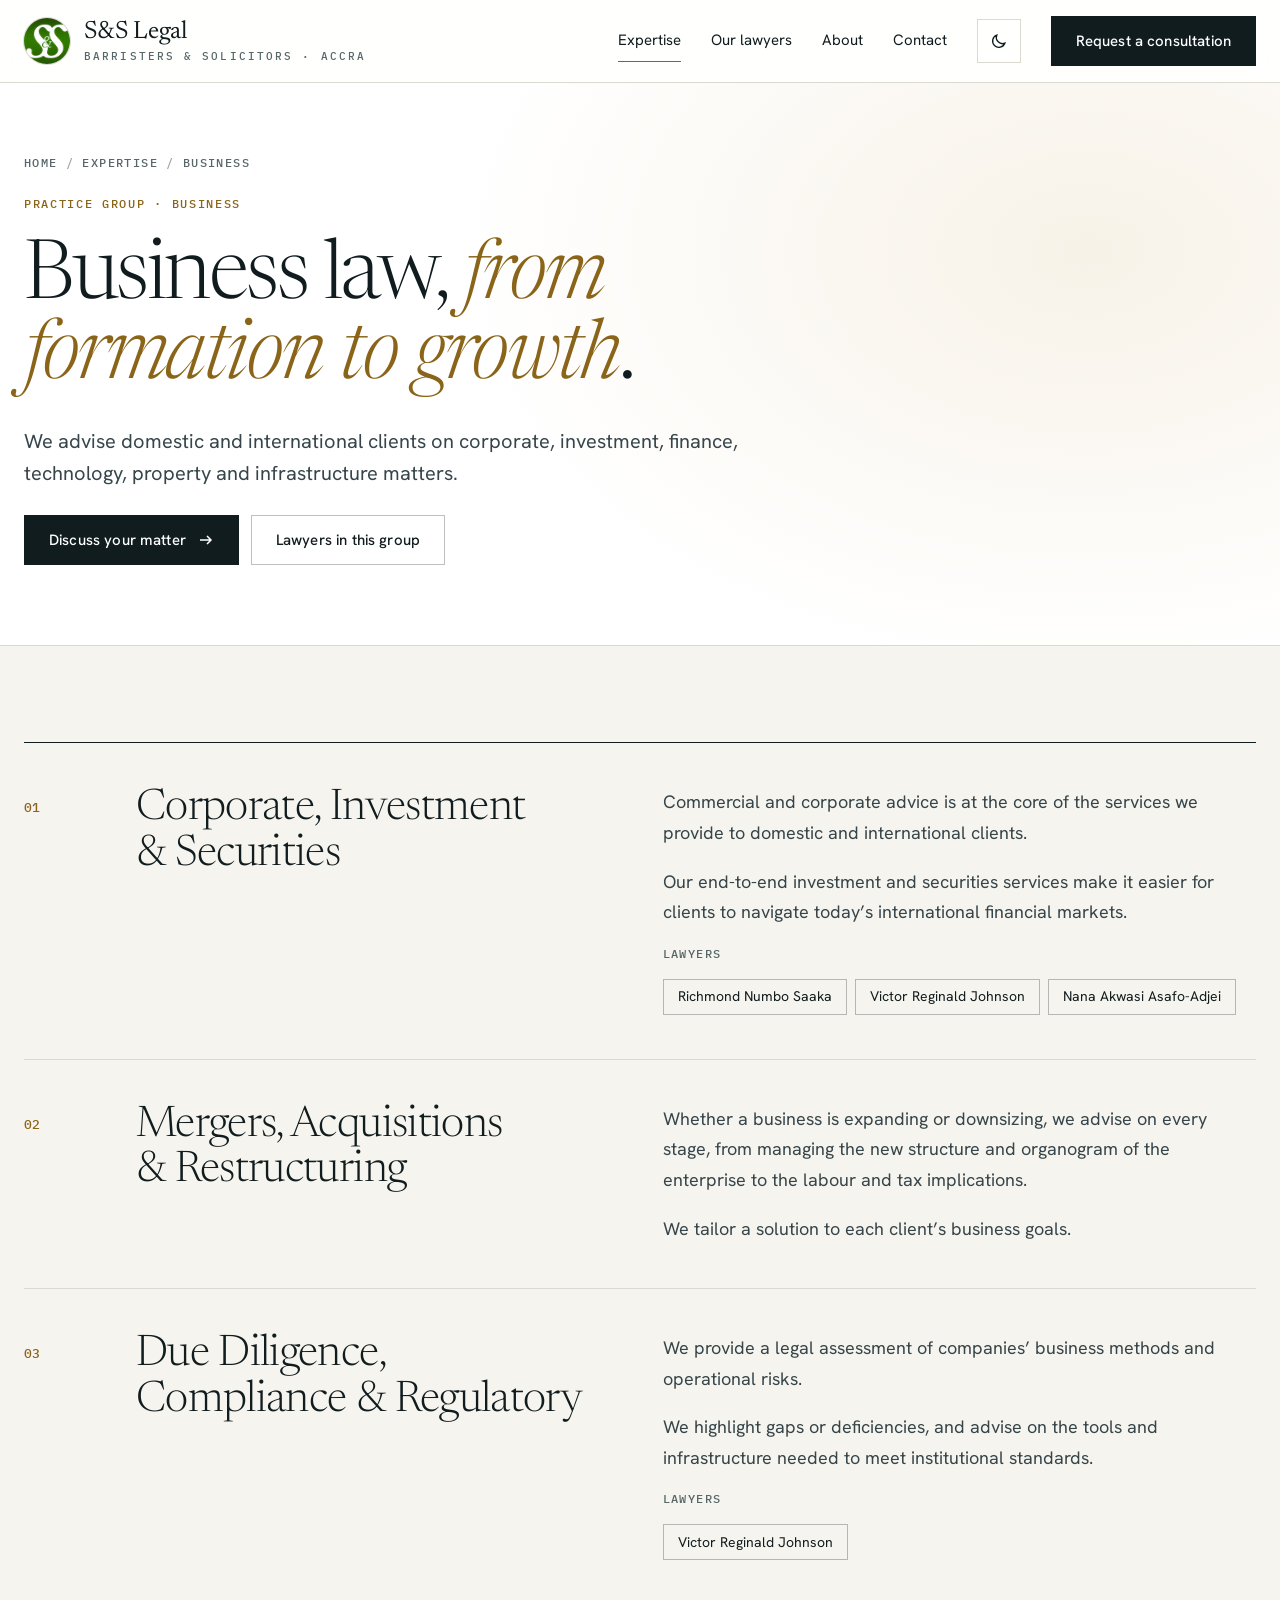
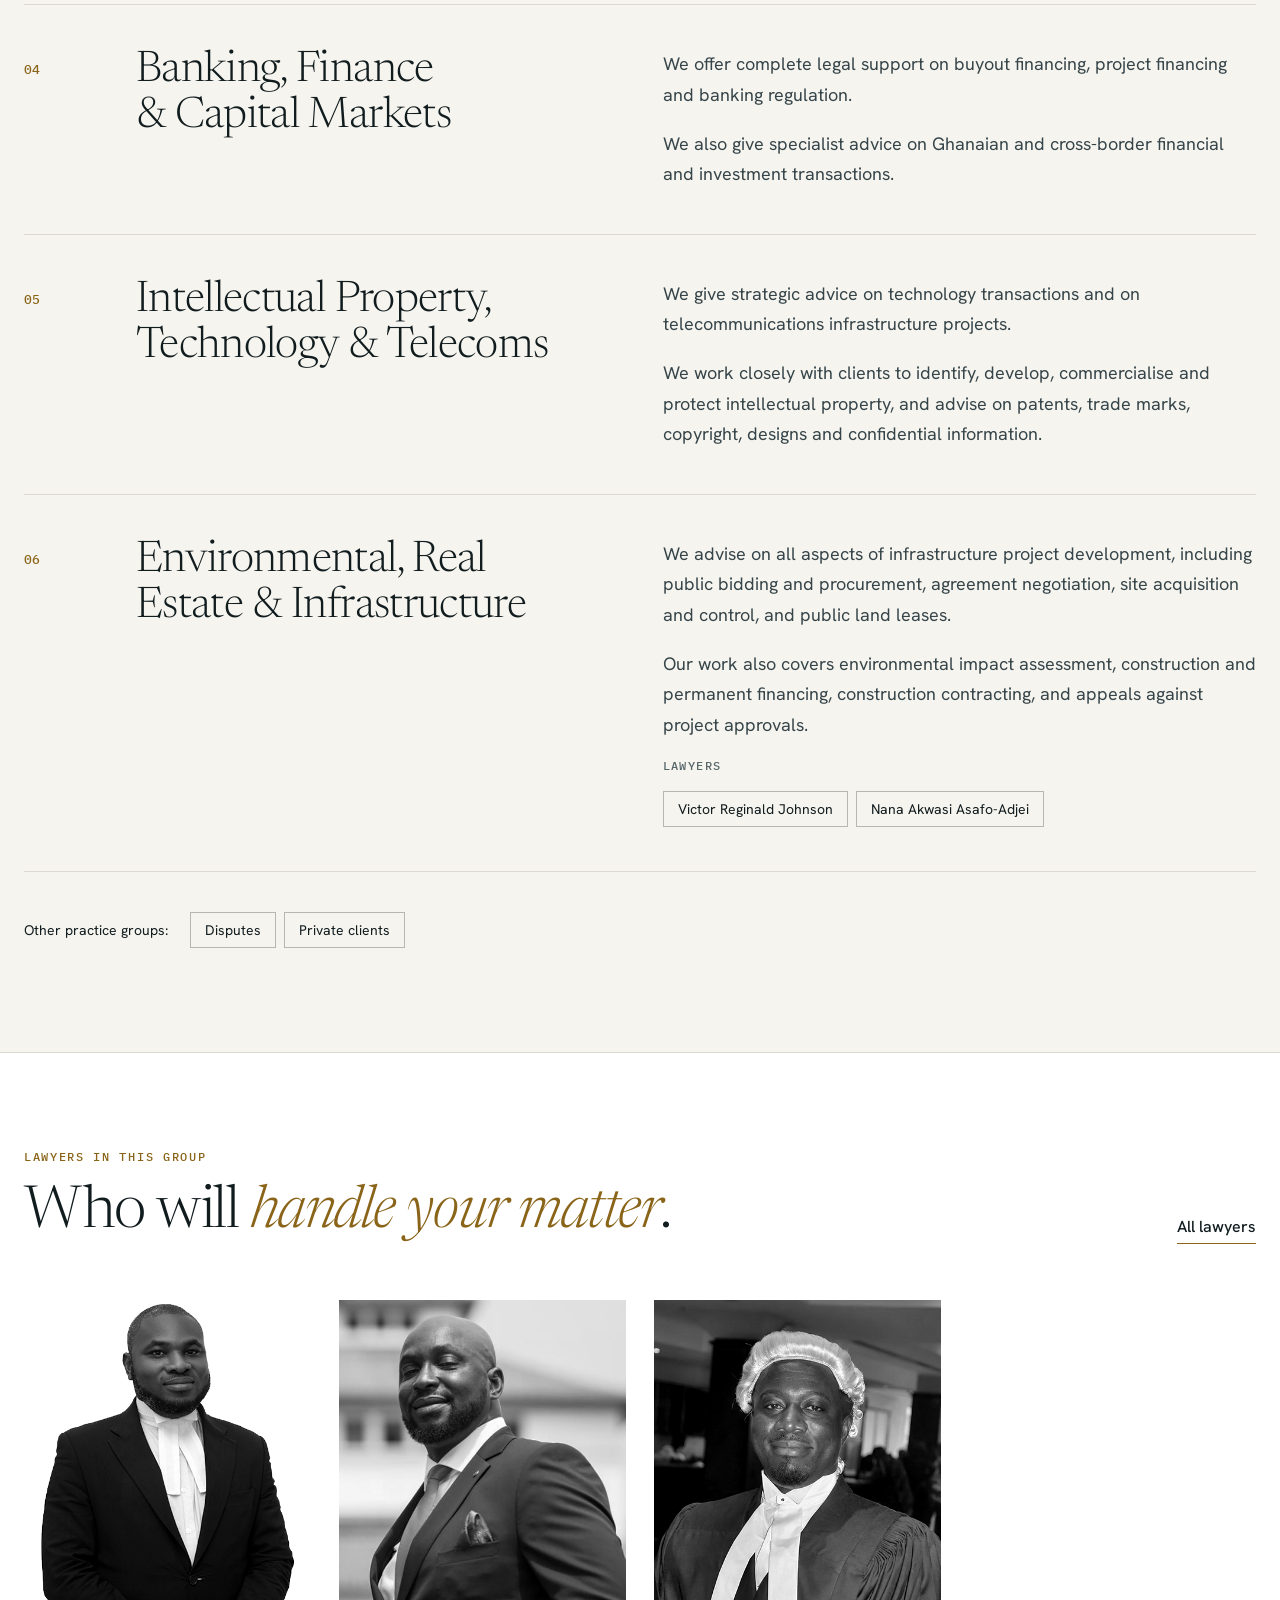
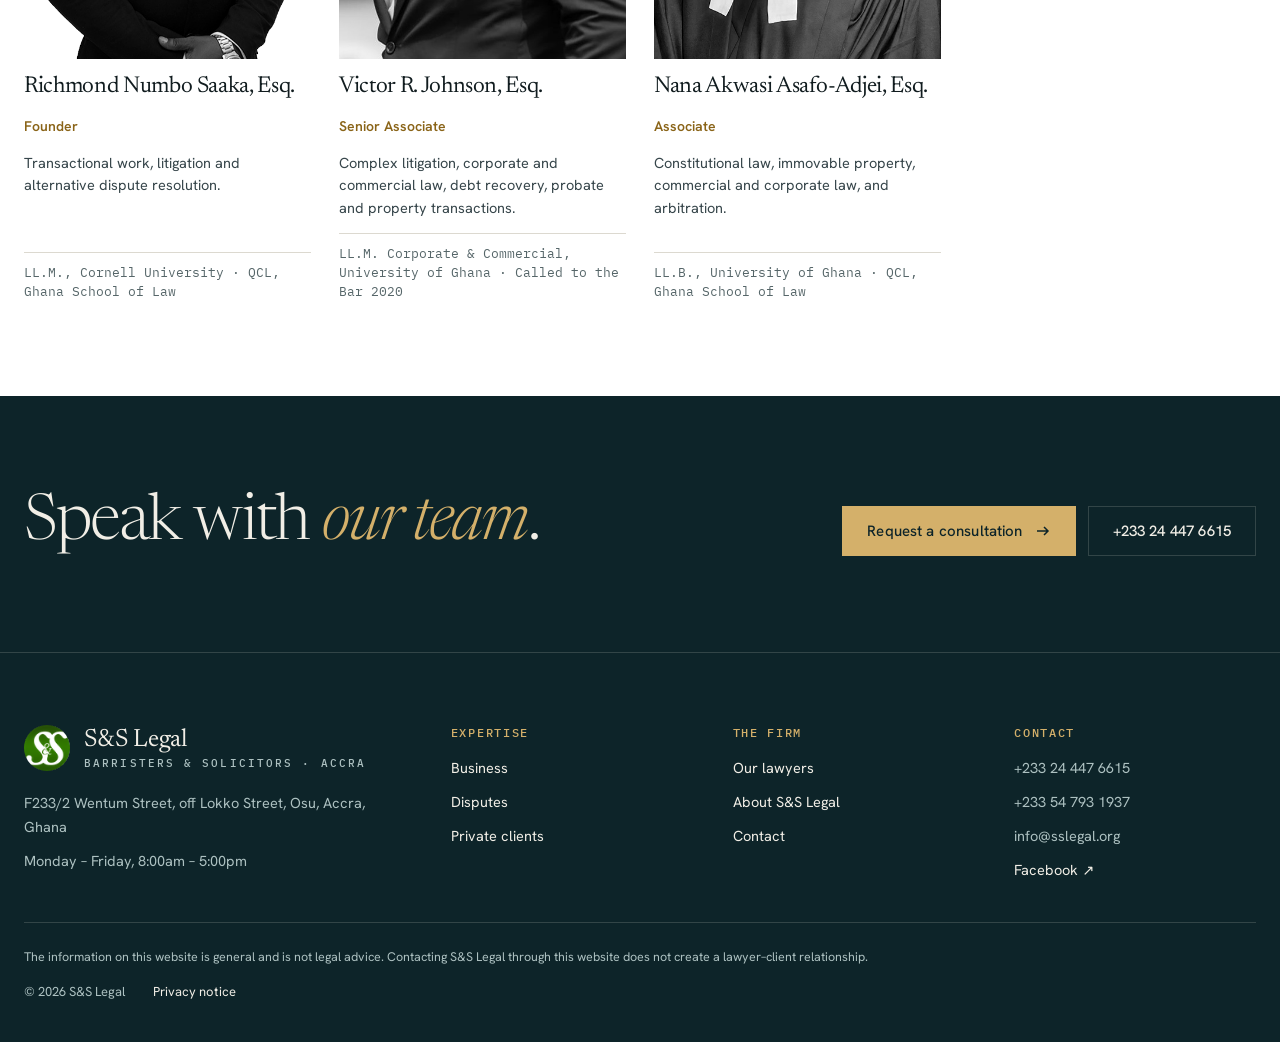
<file: expertise/business/index.html>
<!doctype html>
<html lang="en-GH">
<head>
<meta charset="utf-8">
<meta name="viewport" content="width=device-width, initial-scale=1, viewport-fit=cover">
<title>Business · S&amp;S Legal</title>
<meta name="description" content="We advise domestic and international clients on corporate, investment, finance, technology, property and infrastructure matters.">
<meta name="color-scheme" content="light dark">
<link rel="canonical" href="https://sslegal.org/expertise/business/">
<meta property="og:type" content="website">
<meta property="og:site_name" content="S&amp;S Legal">
<meta property="og:title" content="Business · S&amp;S Legal">
<meta property="og:description" content="We advise domestic and international clients on corporate, investment, finance, technology, property and infrastructure matters.">
<meta property="og:url" content="https://sslegal.org/expertise/business/">
<link rel="icon" type="image/png" href="../../assets/img/sslegal-logo.png">
<script>try{var t=localStorage.getItem("ss-theme");if(t==="light"||t==="dark")document.documentElement.setAttribute("data-theme",t);}catch(e){}</script>
<link rel="preconnect" href="https://fonts.googleapis.com">
<link rel="preconnect" href="https://fonts.gstatic.com" crossorigin>
<link rel="stylesheet" href="https://fonts.googleapis.com/css2?family=Newsreader:ital,opsz,wght@0,6..72,300;0,6..72,400;1,6..72,300;1,6..72,400&amp;family=Hanken+Grotesk:wght@400;500;600&amp;family=IBM+Plex+Mono:wght@400;500&amp;display=swap">
<link rel="stylesheet" href="../../assets/css/styles.css">
</head>
<body>
<a class="skip" href="#main">Skip to content</a>
<header class="site">
  <div class="wrap">
    <a class="brand" href="../../index.html" aria-label="S&amp;S Legal, home">
      <span class="logo" aria-hidden="true"></span>
      <span><b>S&amp;S Legal</b><small>Barristers &amp; Solicitors · Accra</small></span>
    </a>
    <nav class="nav" aria-label="Main">
      <a class="link" href="../../expertise/index.html" aria-current="page">Expertise</a><a class="link" href="../../lawyers/index.html">Our lawyers</a><a class="link" href="../../about/index.html">About</a><a class="link" href="../../contact/index.html">Contact</a>
      <span class="tools">
        <button class="icon-btn theme-btn" id="theme-btn" type="button" aria-label="Switch between light and dark theme"><svg class="moon" width="18" height="18" viewBox="0 0 20 20" fill="none" stroke="currentColor" stroke-width="1.5" aria-hidden="true"><path d="M16.5 12.5A7 7 0 0 1 7.5 3.5a7 7 0 1 0 9 9z"/></svg><svg class="sun" width="18" height="18" viewBox="0 0 20 20" fill="none" stroke="currentColor" stroke-width="1.5" aria-hidden="true"><circle cx="10" cy="10" r="3.5"/><path d="M10 1.5v2M10 16.5v2M1.5 10h2M16.5 10h2M4 4l1.4 1.4M14.6 14.6L16 16M4 16l1.4-1.4M14.6 5.4L16 4"/></svg></button>
        <button class="icon-btn menu-btn" id="menu-btn" type="button" aria-label="Open menu" aria-expanded="false" aria-controls="mobile-nav"><svg width="20" height="20" viewBox="0 0 20 20" fill="none" stroke="currentColor" stroke-width="1.5" aria-hidden="true"><path d="M2 6h16M2 14h16"/></svg></button>
      </span>
      <a class="btn btn-main" href="../../contact/index.html">Request a consultation</a>
    </nav>
  </div>
  <nav class="mobile-nav" id="mobile-nav" aria-label="Mobile" hidden>
    <div class="wrap"><a href="../../expertise/index.html">Expertise</a><a href="../../lawyers/index.html">Our lawyers</a><a href="../../about/index.html">About</a><a href="../../contact/index.html">Contact</a></div>
  </nav>
</header>
<main id="main">
<section class="page-hero" aria-labelledby="ptitle"><div class="wrap">
  <nav class="crumbs" aria-label="Breadcrumb"><a href="../../index.html">Home</a><span aria-hidden="true">/</span><a href="../../expertise/index.html">Expertise</a><span aria-hidden="true">/</span><span>Business</span></nav>
  <span class="label">Practice group · Business</span>
  <h1 id="ptitle">Business law, <em>from formation to growth</em>.</h1>
  <p class="sub">We advise domestic and international clients on corporate, investment, finance, technology, property and infrastructure matters.</p>
  <div class="cta-row"><a class="btn btn-main" href="../../contact/index.html">Discuss your matter <svg width="16" height="16" viewBox="0 0 16 16" fill="none" stroke="currentColor" stroke-width="1.5" aria-hidden="true"><path d="M2 8h11M9 4l4 4-4 4"/></svg></a><a class="btn btn-ghost" href="#lawyers">Lawyers in this group</a></div>
</div></section>
<section class="areas-detail" aria-label="Areas in this group"><div class="wrap"><article class="adetail" id="corporate"><span class="n">01</span><h2>Corporate, Investment &amp; Securities</h2><div class="body"><p>Commercial and corporate advice is at the core of the services we provide to domestic and international clients.</p><p>Our end-to-end investment and securities services make it easier for clients to navigate today’s international financial markets.</p><span class="who">Lawyers</span><div class="chips"><a href="../../lawyers/richmond-numbo-saaka/index.html">Richmond Numbo Saaka</a><a href="../../lawyers/victor-reginald-johnson/index.html">Victor Reginald Johnson</a><a href="../../lawyers/nana-akwasi-asafo-adjei/index.html">Nana Akwasi Asafo-Adjei</a></div></div></article><article class="adetail" id="mergers"><span class="n">02</span><h2>Mergers, Acquisitions &amp; Restructuring</h2><div class="body"><p>Whether a business is expanding or downsizing, we advise on every stage, from managing the new structure and organogram of the enterprise to the labour and tax implications.</p><p>We tailor a solution to each client’s business goals.</p></div></article><article class="adetail" id="due-diligence"><span class="n">03</span><h2>Due Diligence, Compliance &amp; Regulatory</h2><div class="body"><p>We provide a legal assessment of companies’ business methods and operational risks.</p><p>We highlight gaps or deficiencies, and advise on the tools and infrastructure needed to meet institutional standards.</p><span class="who">Lawyers</span><div class="chips"><a href="../../lawyers/victor-reginald-johnson/index.html">Victor Reginald Johnson</a></div></div></article><article class="adetail" id="banking"><span class="n">04</span><h2>Banking, Finance &amp; Capital Markets</h2><div class="body"><p>We offer complete legal support on buyout financing, project financing and banking regulation.</p><p>We also give specialist advice on Ghanaian and cross-border financial and investment transactions.</p></div></article><article class="adetail" id="ip-technology"><span class="n">05</span><h2>Intellectual Property, Technology &amp; Telecoms</h2><div class="body"><p>We give strategic advice on technology transactions and on telecommunications infrastructure projects.</p><p>We work closely with clients to identify, develop, commercialise and protect intellectual property, and advise on patents, trade marks, copyright, designs and confidential information.</p></div></article><article class="adetail" id="infrastructure"><span class="n">06</span><h2>Environmental, Real Estate &amp; Infrastructure</h2><div class="body"><p>We advise on all aspects of infrastructure project development, including public bidding and procurement, agreement negotiation, site acquisition and control, and public land leases.</p><p>Our work also covers environmental impact assessment, construction and permanent financing, construction contracting, and appeals against project approvals.</p><span class="who">Lawyers</span><div class="chips"><a href="../../lawyers/victor-reginald-johnson/index.html">Victor Reginald Johnson</a><a href="../../lawyers/nana-akwasi-asafo-adjei/index.html">Nana Akwasi Asafo-Adjei</a></div></div></article>
  <div class="chips" style="margin-top:40px"><span style="border:0;padding-left:0">Other practice groups:</span><a href="../../expertise/disputes/index.html">Disputes</a><a href="../../expertise/private-clients/index.html">Private clients</a></div>
</div></section>

<section class="colleagues" id="lawyers" aria-labelledby="gl-title"><div class="wrap">
  <div class="sec-head"><div class="t"><span class="label">Lawyers in this group</span><h2 id="gl-title">Who will <em>handle your matter</em>.</h2></div><a class="more" href="../../lawyers/index.html">All lawyers</a></div>
  <div class="people three"><a class="person" href="../../lawyers/richmond-numbo-saaka/index.html"><div class="photo"><img loading="lazy" width="491" height="683" src="../../assets/img/front-richmond-full.jpg" alt="Richmond Numbo Saaka"></div><h3>Richmond Numbo Saaka, Esq.</h3><span class="role">Founder</span><p>Transactional work, litigation and alternative dispute resolution.</p><span class="cred">LL.M., Cornell University · QCL, Ghana School of Law</span></a><a class="person" href="../../lawyers/victor-reginald-johnson/index.html"><div class="photo"><img loading="lazy" width="500" height="606" src="../../assets/img/reginald-johnson.jpg" alt="Victor Reginald Johnson"></div><h3>Victor R. Johnson, Esq.</h3><span class="role">Senior Associate</span><p>Complex litigation, corporate and commercial law, debt recovery, probate and property transactions.</p><span class="cred">LL.M. Corporate &amp; Commercial, University of Ghana · Called to the Bar 2020</span></a><a class="person" href="../../lawyers/nana-akwasi-asafo-adjei/index.html"><div class="photo"><img loading="lazy" width="500" height="606" src="../../assets/img/nana-akwasi.jpg" alt="Nana Akwasi Asafo-Adjei"></div><h3>Nana Akwasi Asafo-Adjei, Esq.</h3><span class="role">Associate</span><p>Constitutional law, immovable property, commercial and corporate law, and arbitration.</p><span class="cred">LL.B., University of Ghana · QCL, Ghana School of Law</span></a></div>
</div></section>
<section class="cta-band"><div class="wrap"><h2>Speak with <em>our team</em>.</h2><div class="cta-row"><a class="btn btn-gold" href="../../contact/index.html">Request a consultation <svg width="16" height="16" viewBox="0 0 16 16" fill="none" stroke="currentColor" stroke-width="1.5" aria-hidden="true"><path d="M2 8h11M9 4l4 4-4 4"/></svg></a><a class="btn btn-line" href="tel:+233244476615">+233 24 447 6615</a></div></div></section>
</main>

<footer>
  <div class="wrap">
    <div class="fgrid">
      <div class="fcol fbrand">
        <a class="brand" href="../../index.html" aria-label="S&amp;S Legal, home"><span class="logo" aria-hidden="true"></span><span><b>S&amp;S Legal</b><small>Barristers &amp; Solicitors · Accra</small></span></a>
        <p>F233/2 Wentum Street, off Lokko Street, Osu, Accra, Ghana</p>
        <p>Monday – Friday, 8:00am – 5:00pm</p>
      </div>
      <nav class="fcol" aria-label="Expertise"><h2>Expertise</h2><a href="../../expertise/business/index.html">Business</a><a href="../../expertise/disputes/index.html">Disputes</a><a href="../../expertise/private-clients/index.html">Private clients</a></nav>
      <nav class="fcol" aria-label="The firm"><h2>The firm</h2><a href="../../lawyers/index.html">Our lawyers</a><a href="../../about/index.html">About S&amp;S Legal</a><a href="../../contact/index.html">Contact</a></nav>
      <div class="fcol"><h2>Contact</h2><span>+233 24 447 6615</span><span>+233 54 793 1937</span><span>info@sslegal.org</span><a href="https://www.facebook.com/sslegal.org" target="_blank" rel="noopener">Facebook ↗</a></div>
    </div>
    <div class="flegal">
      <p class="disc">The information on this website is general and is not legal advice. Contacting S&amp;S Legal through this website does not create a lawyer–client relationship.</p>
      <div class="frow2"><span>© 2026 S&amp;S Legal</span><a href="../../privacy/index.html">Privacy notice</a></div>
    </div>
  </div>
</footer>

<div class="mobile-bar" aria-label="Quick contact">
  <a class="btn btn-ghost" href="tel:+233244476615">Call</a>
  <a class="btn btn-wa" href="https://wa.me/233244476615" target="_blank" rel="noopener">WhatsApp</a>
</div>
<script src="../../assets/js/site.js"></script>
</body>
</html>
</file>
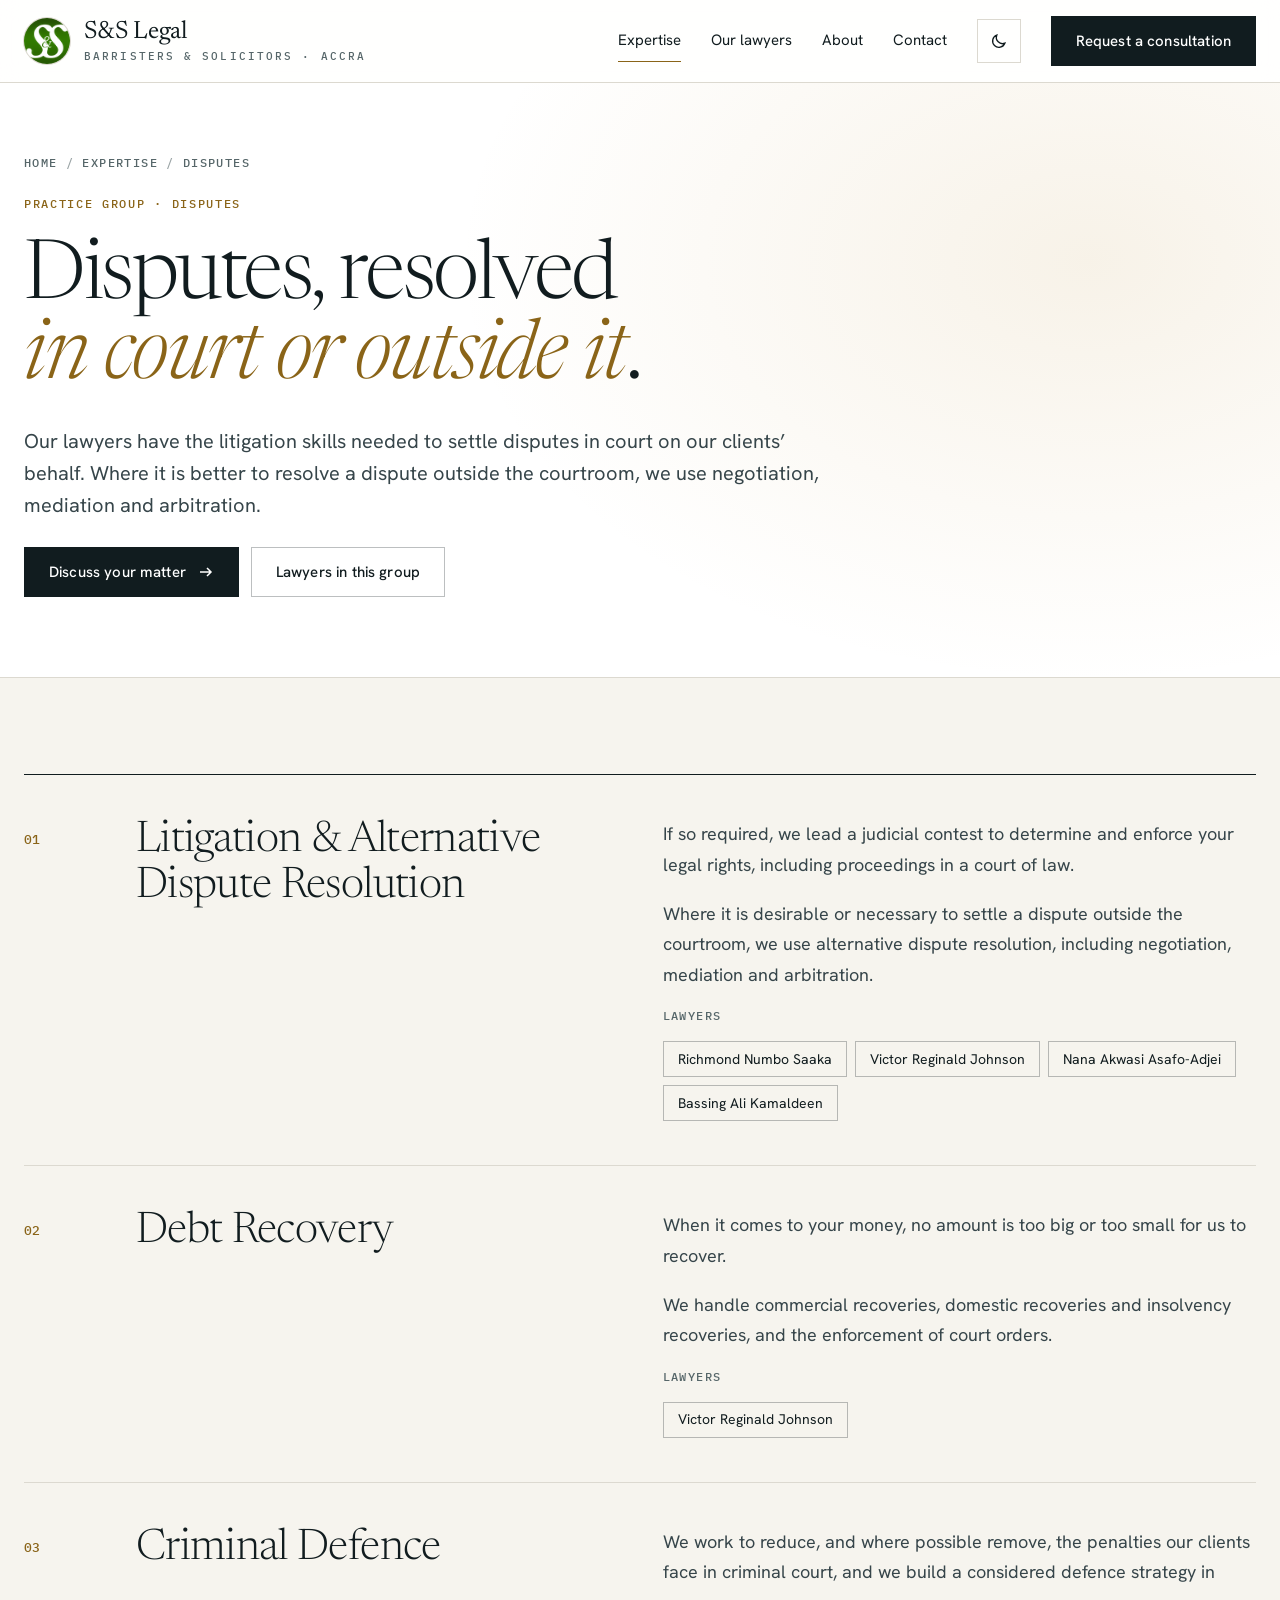
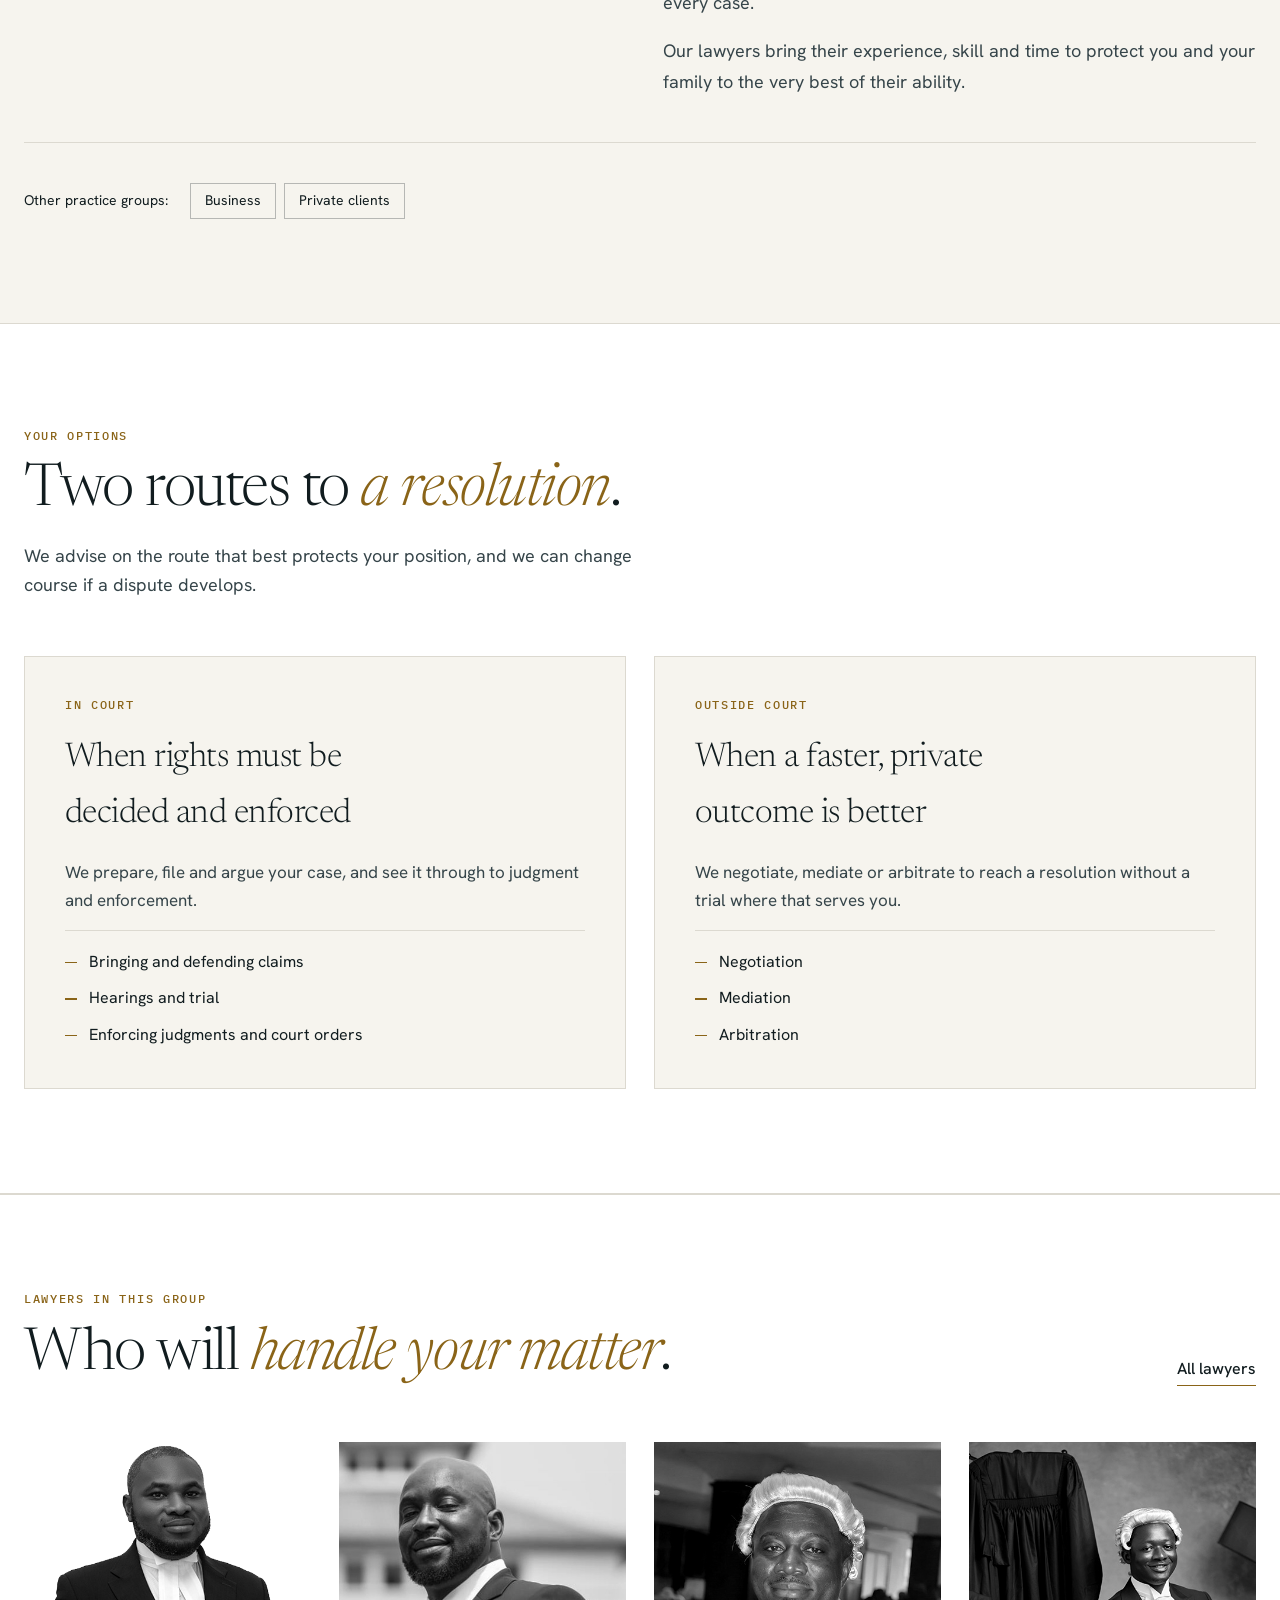
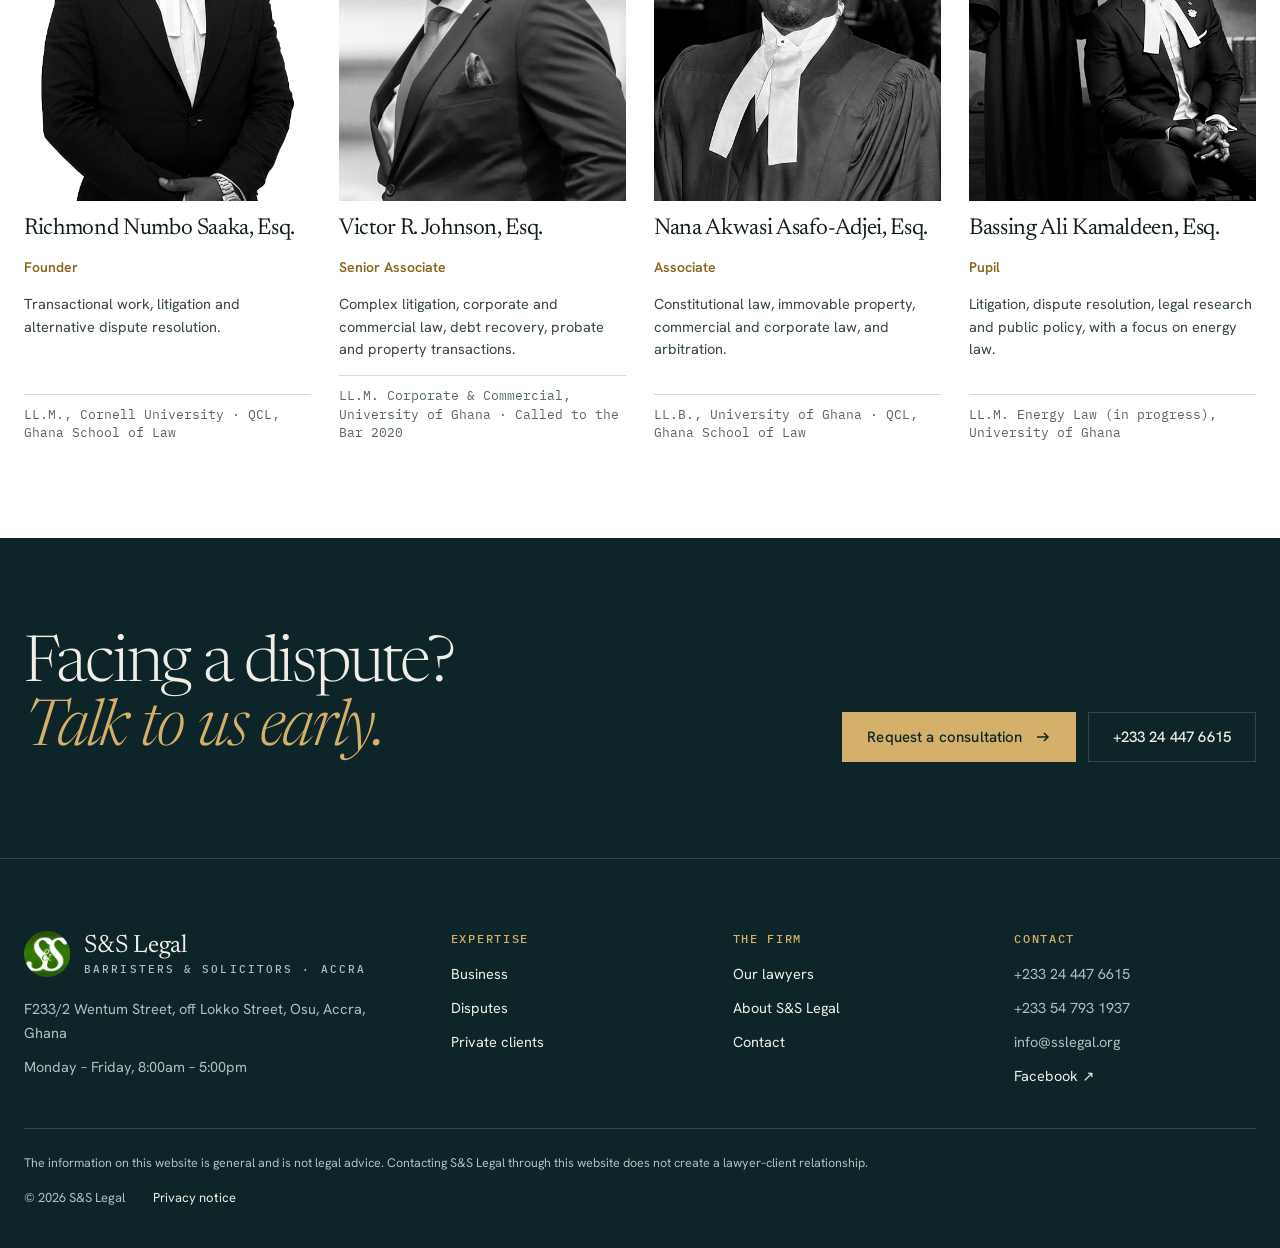
<file: expertise/disputes/index.html>
<!doctype html>
<html lang="en-GH">
<head>
<meta charset="utf-8">
<meta name="viewport" content="width=device-width, initial-scale=1, viewport-fit=cover">
<title>Disputes · S&amp;S Legal</title>
<meta name="description" content="Our lawyers have the litigation skills needed to settle disputes in court on our clients’ behalf. Where it is better to resolve a dispute outside the courtroom, we use negotiation, mediation and arbitration.">
<meta name="color-scheme" content="light dark">
<link rel="canonical" href="https://sslegal.org/expertise/disputes/">
<meta property="og:type" content="website">
<meta property="og:site_name" content="S&amp;S Legal">
<meta property="og:title" content="Disputes · S&amp;S Legal">
<meta property="og:description" content="Our lawyers have the litigation skills needed to settle disputes in court on our clients’ behalf. Where it is better to resolve a dispute outside the courtroom, we use negotiation, mediation and arbitration.">
<meta property="og:url" content="https://sslegal.org/expertise/disputes/">
<link rel="icon" type="image/png" href="../../assets/img/sslegal-logo.png">
<script>try{var t=localStorage.getItem("ss-theme");if(t==="light"||t==="dark")document.documentElement.setAttribute("data-theme",t);}catch(e){}</script>
<link rel="preconnect" href="https://fonts.googleapis.com">
<link rel="preconnect" href="https://fonts.gstatic.com" crossorigin>
<link rel="stylesheet" href="https://fonts.googleapis.com/css2?family=Newsreader:ital,opsz,wght@0,6..72,300;0,6..72,400;1,6..72,300;1,6..72,400&amp;family=Hanken+Grotesk:wght@400;500;600&amp;family=IBM+Plex+Mono:wght@400;500&amp;display=swap">
<link rel="stylesheet" href="../../assets/css/styles.css">
</head>
<body>
<a class="skip" href="#main">Skip to content</a>
<header class="site">
  <div class="wrap">
    <a class="brand" href="../../index.html" aria-label="S&amp;S Legal, home">
      <span class="logo" aria-hidden="true"></span>
      <span><b>S&amp;S Legal</b><small>Barristers &amp; Solicitors · Accra</small></span>
    </a>
    <nav class="nav" aria-label="Main">
      <a class="link" href="../../expertise/index.html" aria-current="page">Expertise</a><a class="link" href="../../lawyers/index.html">Our lawyers</a><a class="link" href="../../about/index.html">About</a><a class="link" href="../../contact/index.html">Contact</a>
      <span class="tools">
        <button class="icon-btn theme-btn" id="theme-btn" type="button" aria-label="Switch between light and dark theme"><svg class="moon" width="18" height="18" viewBox="0 0 20 20" fill="none" stroke="currentColor" stroke-width="1.5" aria-hidden="true"><path d="M16.5 12.5A7 7 0 0 1 7.5 3.5a7 7 0 1 0 9 9z"/></svg><svg class="sun" width="18" height="18" viewBox="0 0 20 20" fill="none" stroke="currentColor" stroke-width="1.5" aria-hidden="true"><circle cx="10" cy="10" r="3.5"/><path d="M10 1.5v2M10 16.5v2M1.5 10h2M16.5 10h2M4 4l1.4 1.4M14.6 14.6L16 16M4 16l1.4-1.4M14.6 5.4L16 4"/></svg></button>
        <button class="icon-btn menu-btn" id="menu-btn" type="button" aria-label="Open menu" aria-expanded="false" aria-controls="mobile-nav"><svg width="20" height="20" viewBox="0 0 20 20" fill="none" stroke="currentColor" stroke-width="1.5" aria-hidden="true"><path d="M2 6h16M2 14h16"/></svg></button>
      </span>
      <a class="btn btn-main" href="../../contact/index.html">Request a consultation</a>
    </nav>
  </div>
  <nav class="mobile-nav" id="mobile-nav" aria-label="Mobile" hidden>
    <div class="wrap"><a href="../../expertise/index.html">Expertise</a><a href="../../lawyers/index.html">Our lawyers</a><a href="../../about/index.html">About</a><a href="../../contact/index.html">Contact</a></div>
  </nav>
</header>
<main id="main">
<section class="page-hero" aria-labelledby="ptitle"><div class="wrap">
  <nav class="crumbs" aria-label="Breadcrumb"><a href="../../index.html">Home</a><span aria-hidden="true">/</span><a href="../../expertise/index.html">Expertise</a><span aria-hidden="true">/</span><span>Disputes</span></nav>
  <span class="label">Practice group · Disputes</span>
  <h1 id="ptitle">Disputes, resolved <em>in court or outside it</em>.</h1>
  <p class="sub">Our lawyers have the litigation skills needed to settle disputes in court on our clients’ behalf. Where it is better to resolve a dispute outside the courtroom, we use negotiation, mediation and arbitration.</p>
  <div class="cta-row"><a class="btn btn-main" href="../../contact/index.html">Discuss your matter <svg width="16" height="16" viewBox="0 0 16 16" fill="none" stroke="currentColor" stroke-width="1.5" aria-hidden="true"><path d="M2 8h11M9 4l4 4-4 4"/></svg></a><a class="btn btn-ghost" href="#lawyers">Lawyers in this group</a></div>
</div></section>
<section class="areas-detail" aria-label="Areas in this group"><div class="wrap"><article class="adetail" id="litigation"><span class="n">01</span><h2>Litigation &amp; Alternative Dispute Resolution</h2><div class="body"><p>If so required, we lead a judicial contest to determine and enforce your legal rights, including proceedings in a court of law.</p><p>Where it is desirable or necessary to settle a dispute outside the courtroom, we use alternative dispute resolution, including negotiation, mediation and arbitration.</p><span class="who">Lawyers</span><div class="chips"><a href="../../lawyers/richmond-numbo-saaka/index.html">Richmond Numbo Saaka</a><a href="../../lawyers/victor-reginald-johnson/index.html">Victor Reginald Johnson</a><a href="../../lawyers/nana-akwasi-asafo-adjei/index.html">Nana Akwasi Asafo-Adjei</a><a href="../../lawyers/bassing-ali-kamaldeen/index.html">Bassing Ali Kamaldeen</a></div></div></article><article class="adetail" id="debt-recovery"><span class="n">02</span><h2>Debt Recovery</h2><div class="body"><p>When it comes to your money, no amount is too big or too small for us to recover.</p><p>We handle commercial recoveries, domestic recoveries and insolvency recoveries, and the enforcement of court orders.</p><span class="who">Lawyers</span><div class="chips"><a href="../../lawyers/victor-reginald-johnson/index.html">Victor Reginald Johnson</a></div></div></article><article class="adetail" id="criminal-defence"><span class="n">03</span><h2>Criminal Defence</h2><div class="body"><p>We work to reduce, and where possible remove, the penalties our clients face in criminal court, and we build a considered defence strategy in every case.</p><p>Our lawyers bring their experience, skill and time to protect you and your family to the very best of their ability.</p></div></article>
  <div class="chips" style="margin-top:40px"><span style="border:0;padding-left:0">Other practice groups:</span><a href="../../expertise/business/index.html">Business</a><a href="../../expertise/private-clients/index.html">Private clients</a></div>
</div></section>
<section class="routes" aria-labelledby="routes-title"><div class="wrap">
  <div class="sec-head"><div class="t"><span class="label">Your options</span><h2 id="routes-title">Two routes to <em>a resolution</em>.</h2><p>We advise on the route that best protects your position, and we can change course if a dispute develops.</p></div></div>
  <div class="route-grid">
    <div class="route"><span class="label">In court</span><h3>When rights must be decided and enforced</h3><p>We prepare, file and argue your case, and see it through to judgment and enforcement.</p><ul><li>Bringing and defending claims</li><li>Hearings and trial</li><li>Enforcing judgments and court orders</li></ul></div>
    <div class="route"><span class="label">Outside court</span><h3>When a faster, private outcome is better</h3><p>We negotiate, mediate or arbitrate to reach a resolution without a trial where that serves you.</p><ul><li>Negotiation</li><li>Mediation</li><li>Arbitration</li></ul></div>
  </div>
</div></section>
<section class="colleagues" id="lawyers" aria-labelledby="gl-title"><div class="wrap">
  <div class="sec-head"><div class="t"><span class="label">Lawyers in this group</span><h2 id="gl-title">Who will <em>handle your matter</em>.</h2></div><a class="more" href="../../lawyers/index.html">All lawyers</a></div>
  <div class="people three"><a class="person" href="../../lawyers/richmond-numbo-saaka/index.html"><div class="photo"><img loading="lazy" width="491" height="683" src="../../assets/img/front-richmond-full.jpg" alt="Richmond Numbo Saaka"></div><h3>Richmond Numbo Saaka, Esq.</h3><span class="role">Founder</span><p>Transactional work, litigation and alternative dispute resolution.</p><span class="cred">LL.M., Cornell University · QCL, Ghana School of Law</span></a><a class="person" href="../../lawyers/victor-reginald-johnson/index.html"><div class="photo"><img loading="lazy" width="500" height="606" src="../../assets/img/reginald-johnson.jpg" alt="Victor Reginald Johnson"></div><h3>Victor R. Johnson, Esq.</h3><span class="role">Senior Associate</span><p>Complex litigation, corporate and commercial law, debt recovery, probate and property transactions.</p><span class="cred">LL.M. Corporate &amp; Commercial, University of Ghana · Called to the Bar 2020</span></a><a class="person" href="../../lawyers/nana-akwasi-asafo-adjei/index.html"><div class="photo"><img loading="lazy" width="500" height="606" src="../../assets/img/nana-akwasi.jpg" alt="Nana Akwasi Asafo-Adjei"></div><h3>Nana Akwasi Asafo-Adjei, Esq.</h3><span class="role">Associate</span><p>Constitutional law, immovable property, commercial and corporate law, and arbitration.</p><span class="cred">LL.B., University of Ghana · QCL, Ghana School of Law</span></a><a class="person" href="../../lawyers/bassing-ali-kamaldeen/index.html"><div class="photo"><img loading="lazy" width="500" height="606" src="../../assets/img/bassing-kamaldeen.jpg" alt="Bassing Ali Kamaldeen"></div><h3>Bassing Ali Kamaldeen, Esq.</h3><span class="role">Pupil</span><p>Litigation, dispute resolution, legal research and public policy, with a focus on energy law.</p><span class="cred">LL.M. Energy Law (in progress), University of Ghana</span></a></div>
</div></section>
<section class="cta-band"><div class="wrap"><h2>Facing a dispute? <em>Talk to us early.</em></h2><div class="cta-row"><a class="btn btn-gold" href="../../contact/index.html">Request a consultation <svg width="16" height="16" viewBox="0 0 16 16" fill="none" stroke="currentColor" stroke-width="1.5" aria-hidden="true"><path d="M2 8h11M9 4l4 4-4 4"/></svg></a><a class="btn btn-line" href="tel:+233244476615">+233 24 447 6615</a></div></div></section>
</main>

<footer>
  <div class="wrap">
    <div class="fgrid">
      <div class="fcol fbrand">
        <a class="brand" href="../../index.html" aria-label="S&amp;S Legal, home"><span class="logo" aria-hidden="true"></span><span><b>S&amp;S Legal</b><small>Barristers &amp; Solicitors · Accra</small></span></a>
        <p>F233/2 Wentum Street, off Lokko Street, Osu, Accra, Ghana</p>
        <p>Monday – Friday, 8:00am – 5:00pm</p>
      </div>
      <nav class="fcol" aria-label="Expertise"><h2>Expertise</h2><a href="../../expertise/business/index.html">Business</a><a href="../../expertise/disputes/index.html">Disputes</a><a href="../../expertise/private-clients/index.html">Private clients</a></nav>
      <nav class="fcol" aria-label="The firm"><h2>The firm</h2><a href="../../lawyers/index.html">Our lawyers</a><a href="../../about/index.html">About S&amp;S Legal</a><a href="../../contact/index.html">Contact</a></nav>
      <div class="fcol"><h2>Contact</h2><span>+233 24 447 6615</span><span>+233 54 793 1937</span><span>info@sslegal.org</span><a href="https://www.facebook.com/sslegal.org" target="_blank" rel="noopener">Facebook ↗</a></div>
    </div>
    <div class="flegal">
      <p class="disc">The information on this website is general and is not legal advice. Contacting S&amp;S Legal through this website does not create a lawyer–client relationship.</p>
      <div class="frow2"><span>© 2026 S&amp;S Legal</span><a href="../../privacy/index.html">Privacy notice</a></div>
    </div>
  </div>
</footer>

<div class="mobile-bar" aria-label="Quick contact">
  <a class="btn btn-ghost" href="tel:+233244476615">Call</a>
  <a class="btn btn-wa" href="https://wa.me/233244476615" target="_blank" rel="noopener">WhatsApp</a>
</div>
<script src="../../assets/js/site.js"></script>
</body>
</html>
</file>
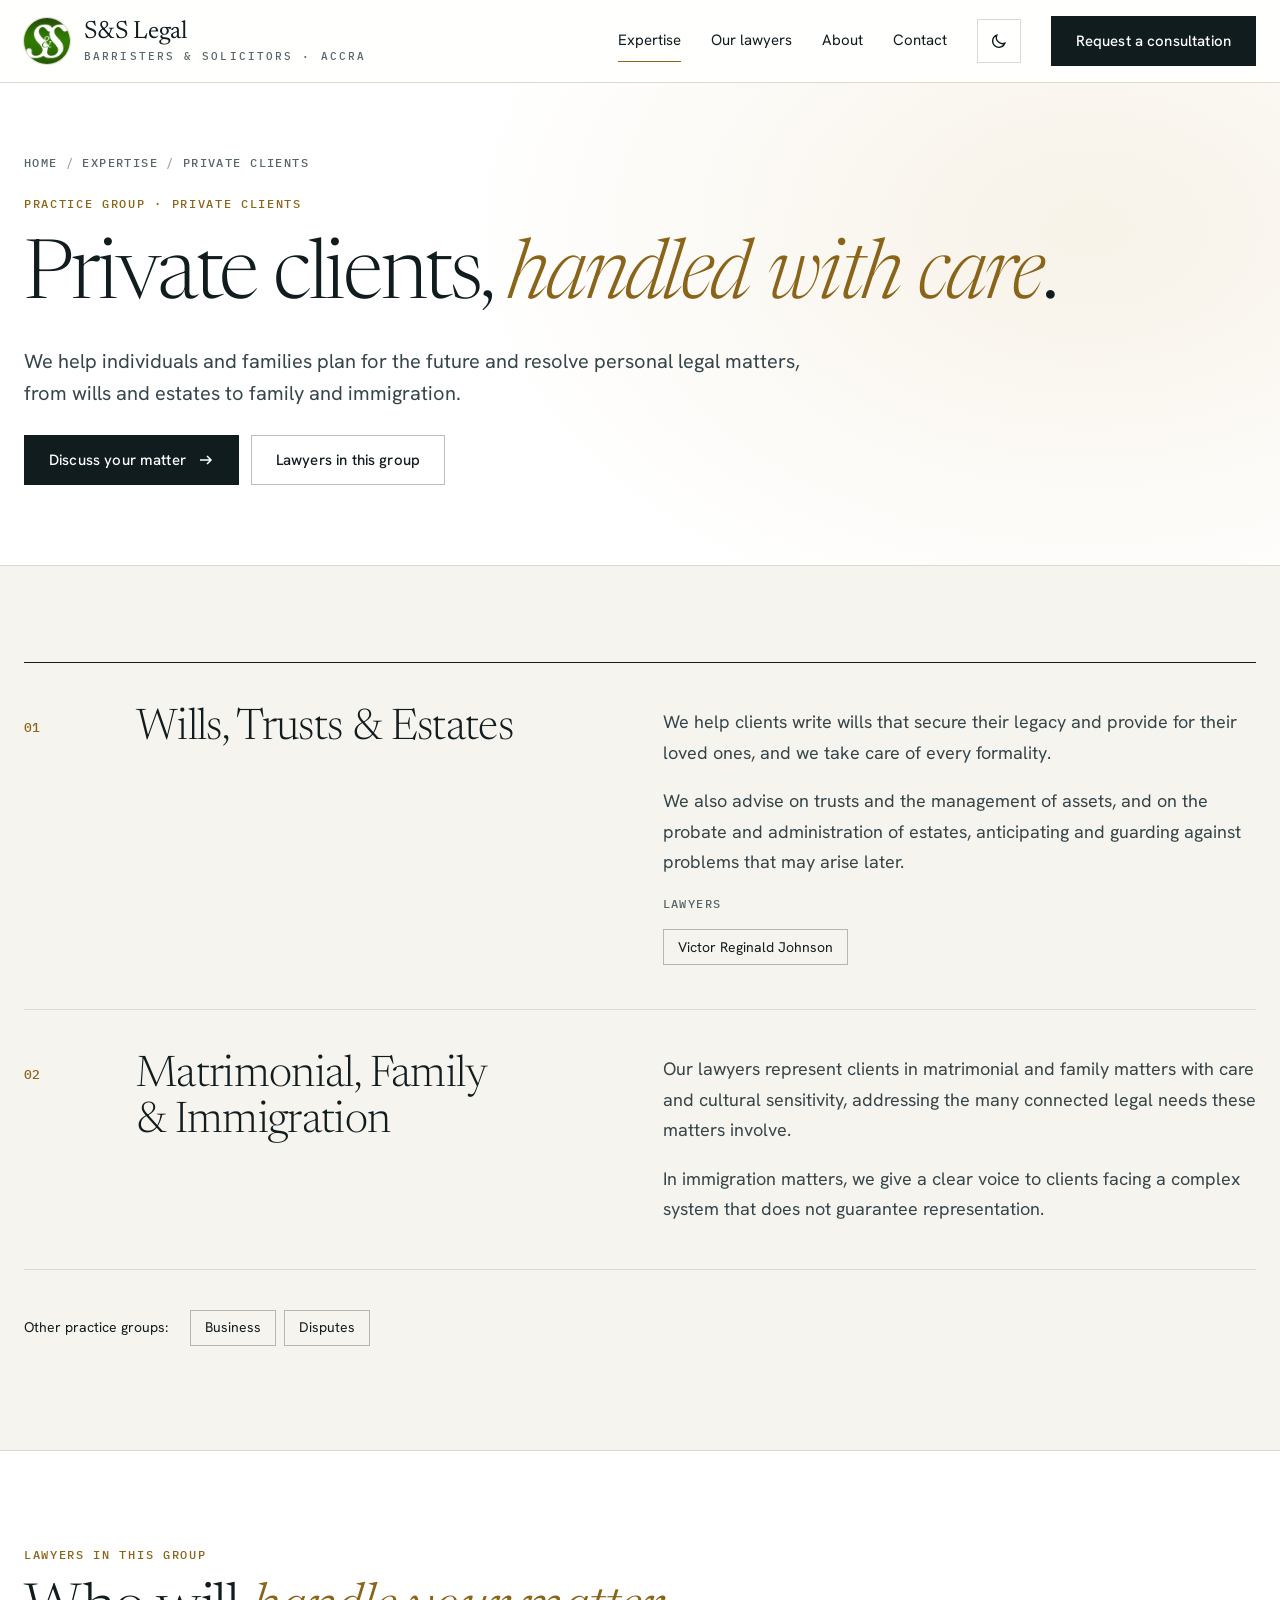
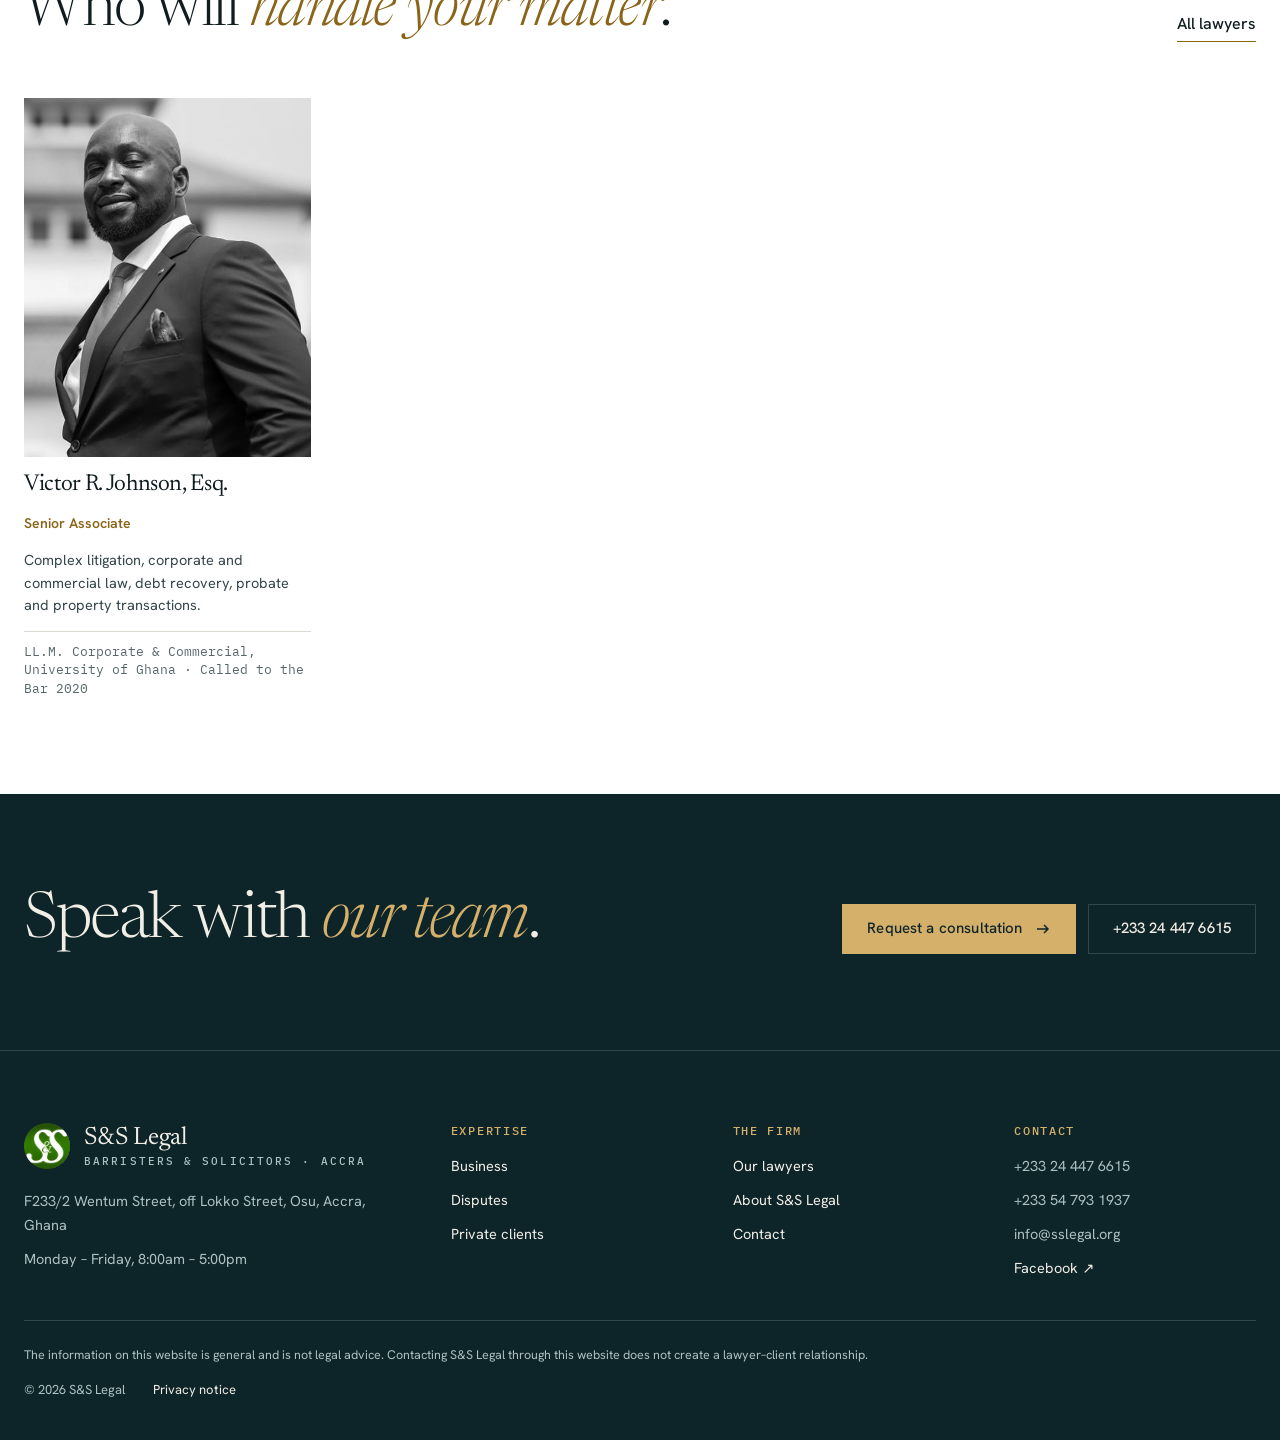
<file: expertise/private-clients/index.html>
<!doctype html>
<html lang="en-GH">
<head>
<meta charset="utf-8">
<meta name="viewport" content="width=device-width, initial-scale=1, viewport-fit=cover">
<title>Private clients · S&amp;S Legal</title>
<meta name="description" content="We help individuals and families plan for the future and resolve personal legal matters, from wills and estates to family and immigration.">
<meta name="color-scheme" content="light dark">
<link rel="canonical" href="https://sslegal.org/expertise/private-clients/">
<meta property="og:type" content="website">
<meta property="og:site_name" content="S&amp;S Legal">
<meta property="og:title" content="Private clients · S&amp;S Legal">
<meta property="og:description" content="We help individuals and families plan for the future and resolve personal legal matters, from wills and estates to family and immigration.">
<meta property="og:url" content="https://sslegal.org/expertise/private-clients/">
<link rel="icon" type="image/png" href="../../assets/img/sslegal-logo.png">
<script>try{var t=localStorage.getItem("ss-theme");if(t==="light"||t==="dark")document.documentElement.setAttribute("data-theme",t);}catch(e){}</script>
<link rel="preconnect" href="https://fonts.googleapis.com">
<link rel="preconnect" href="https://fonts.gstatic.com" crossorigin>
<link rel="stylesheet" href="https://fonts.googleapis.com/css2?family=Newsreader:ital,opsz,wght@0,6..72,300;0,6..72,400;1,6..72,300;1,6..72,400&amp;family=Hanken+Grotesk:wght@400;500;600&amp;family=IBM+Plex+Mono:wght@400;500&amp;display=swap">
<link rel="stylesheet" href="../../assets/css/styles.css">
</head>
<body>
<a class="skip" href="#main">Skip to content</a>
<header class="site">
  <div class="wrap">
    <a class="brand" href="../../index.html" aria-label="S&amp;S Legal, home">
      <span class="logo" aria-hidden="true"></span>
      <span><b>S&amp;S Legal</b><small>Barristers &amp; Solicitors · Accra</small></span>
    </a>
    <nav class="nav" aria-label="Main">
      <a class="link" href="../../expertise/index.html" aria-current="page">Expertise</a><a class="link" href="../../lawyers/index.html">Our lawyers</a><a class="link" href="../../about/index.html">About</a><a class="link" href="../../contact/index.html">Contact</a>
      <span class="tools">
        <button class="icon-btn theme-btn" id="theme-btn" type="button" aria-label="Switch between light and dark theme"><svg class="moon" width="18" height="18" viewBox="0 0 20 20" fill="none" stroke="currentColor" stroke-width="1.5" aria-hidden="true"><path d="M16.5 12.5A7 7 0 0 1 7.5 3.5a7 7 0 1 0 9 9z"/></svg><svg class="sun" width="18" height="18" viewBox="0 0 20 20" fill="none" stroke="currentColor" stroke-width="1.5" aria-hidden="true"><circle cx="10" cy="10" r="3.5"/><path d="M10 1.5v2M10 16.5v2M1.5 10h2M16.5 10h2M4 4l1.4 1.4M14.6 14.6L16 16M4 16l1.4-1.4M14.6 5.4L16 4"/></svg></button>
        <button class="icon-btn menu-btn" id="menu-btn" type="button" aria-label="Open menu" aria-expanded="false" aria-controls="mobile-nav"><svg width="20" height="20" viewBox="0 0 20 20" fill="none" stroke="currentColor" stroke-width="1.5" aria-hidden="true"><path d="M2 6h16M2 14h16"/></svg></button>
      </span>
      <a class="btn btn-main" href="../../contact/index.html">Request a consultation</a>
    </nav>
  </div>
  <nav class="mobile-nav" id="mobile-nav" aria-label="Mobile" hidden>
    <div class="wrap"><a href="../../expertise/index.html">Expertise</a><a href="../../lawyers/index.html">Our lawyers</a><a href="../../about/index.html">About</a><a href="../../contact/index.html">Contact</a></div>
  </nav>
</header>
<main id="main">
<section class="page-hero" aria-labelledby="ptitle"><div class="wrap">
  <nav class="crumbs" aria-label="Breadcrumb"><a href="../../index.html">Home</a><span aria-hidden="true">/</span><a href="../../expertise/index.html">Expertise</a><span aria-hidden="true">/</span><span>Private clients</span></nav>
  <span class="label">Practice group · Private clients</span>
  <h1 id="ptitle">Private clients, <em>handled with care</em>.</h1>
  <p class="sub">We help individuals and families plan for the future and resolve personal legal matters, from wills and estates to family and immigration.</p>
  <div class="cta-row"><a class="btn btn-main" href="../../contact/index.html">Discuss your matter <svg width="16" height="16" viewBox="0 0 16 16" fill="none" stroke="currentColor" stroke-width="1.5" aria-hidden="true"><path d="M2 8h11M9 4l4 4-4 4"/></svg></a><a class="btn btn-ghost" href="#lawyers">Lawyers in this group</a></div>
</div></section>
<section class="areas-detail" aria-label="Areas in this group"><div class="wrap"><article class="adetail" id="wills"><span class="n">01</span><h2>Wills, Trusts &amp; Estates</h2><div class="body"><p>We help clients write wills that secure their legacy and provide for their loved ones, and we take care of every formality.</p><p>We also advise on trusts and the management of assets, and on the probate and administration of estates, anticipating and guarding against problems that may arise later.</p><span class="who">Lawyers</span><div class="chips"><a href="../../lawyers/victor-reginald-johnson/index.html">Victor Reginald Johnson</a></div></div></article><article class="adetail" id="family"><span class="n">02</span><h2>Matrimonial, Family &amp; Immigration</h2><div class="body"><p>Our lawyers represent clients in matrimonial and family matters with care and cultural sensitivity, addressing the many connected legal needs these matters involve.</p><p>In immigration matters, we give a clear voice to clients facing a complex system that does not guarantee representation.</p></div></article>
  <div class="chips" style="margin-top:40px"><span style="border:0;padding-left:0">Other practice groups:</span><a href="../../expertise/business/index.html">Business</a><a href="../../expertise/disputes/index.html">Disputes</a></div>
</div></section>

<section class="colleagues" id="lawyers" aria-labelledby="gl-title"><div class="wrap">
  <div class="sec-head"><div class="t"><span class="label">Lawyers in this group</span><h2 id="gl-title">Who will <em>handle your matter</em>.</h2></div><a class="more" href="../../lawyers/index.html">All lawyers</a></div>
  <div class="people three"><a class="person" href="../../lawyers/victor-reginald-johnson/index.html"><div class="photo"><img loading="lazy" width="500" height="606" src="../../assets/img/reginald-johnson.jpg" alt="Victor Reginald Johnson"></div><h3>Victor R. Johnson, Esq.</h3><span class="role">Senior Associate</span><p>Complex litigation, corporate and commercial law, debt recovery, probate and property transactions.</p><span class="cred">LL.M. Corporate &amp; Commercial, University of Ghana · Called to the Bar 2020</span></a></div>
</div></section>
<section class="cta-band"><div class="wrap"><h2>Speak with <em>our team</em>.</h2><div class="cta-row"><a class="btn btn-gold" href="../../contact/index.html">Request a consultation <svg width="16" height="16" viewBox="0 0 16 16" fill="none" stroke="currentColor" stroke-width="1.5" aria-hidden="true"><path d="M2 8h11M9 4l4 4-4 4"/></svg></a><a class="btn btn-line" href="tel:+233244476615">+233 24 447 6615</a></div></div></section>
</main>

<footer>
  <div class="wrap">
    <div class="fgrid">
      <div class="fcol fbrand">
        <a class="brand" href="../../index.html" aria-label="S&amp;S Legal, home"><span class="logo" aria-hidden="true"></span><span><b>S&amp;S Legal</b><small>Barristers &amp; Solicitors · Accra</small></span></a>
        <p>F233/2 Wentum Street, off Lokko Street, Osu, Accra, Ghana</p>
        <p>Monday – Friday, 8:00am – 5:00pm</p>
      </div>
      <nav class="fcol" aria-label="Expertise"><h2>Expertise</h2><a href="../../expertise/business/index.html">Business</a><a href="../../expertise/disputes/index.html">Disputes</a><a href="../../expertise/private-clients/index.html">Private clients</a></nav>
      <nav class="fcol" aria-label="The firm"><h2>The firm</h2><a href="../../lawyers/index.html">Our lawyers</a><a href="../../about/index.html">About S&amp;S Legal</a><a href="../../contact/index.html">Contact</a></nav>
      <div class="fcol"><h2>Contact</h2><span>+233 24 447 6615</span><span>+233 54 793 1937</span><span>info@sslegal.org</span><a href="https://www.facebook.com/sslegal.org" target="_blank" rel="noopener">Facebook ↗</a></div>
    </div>
    <div class="flegal">
      <p class="disc">The information on this website is general and is not legal advice. Contacting S&amp;S Legal through this website does not create a lawyer–client relationship.</p>
      <div class="frow2"><span>© 2026 S&amp;S Legal</span><a href="../../privacy/index.html">Privacy notice</a></div>
    </div>
  </div>
</footer>

<div class="mobile-bar" aria-label="Quick contact">
  <a class="btn btn-ghost" href="tel:+233244476615">Call</a>
  <a class="btn btn-wa" href="https://wa.me/233244476615" target="_blank" rel="noopener">WhatsApp</a>
</div>
<script src="../../assets/js/site.js"></script>
</body>
</html>
</file>
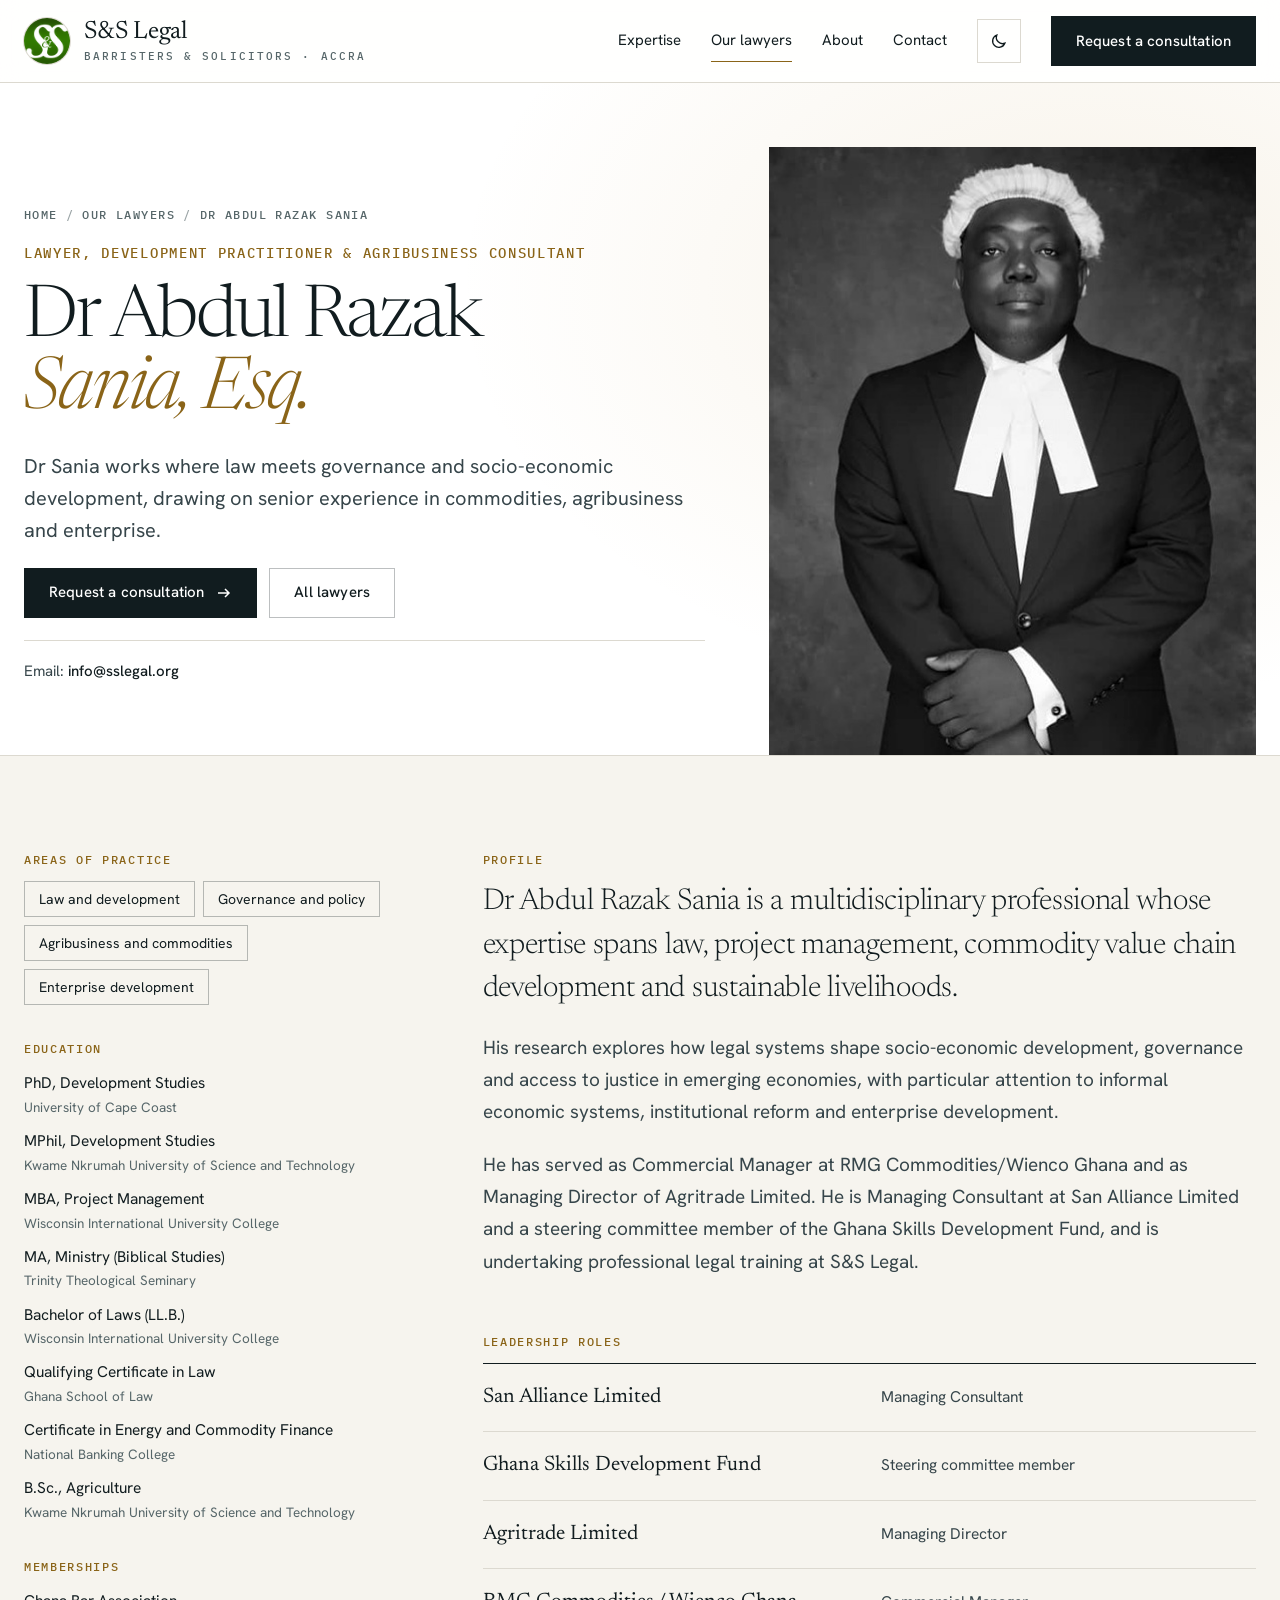
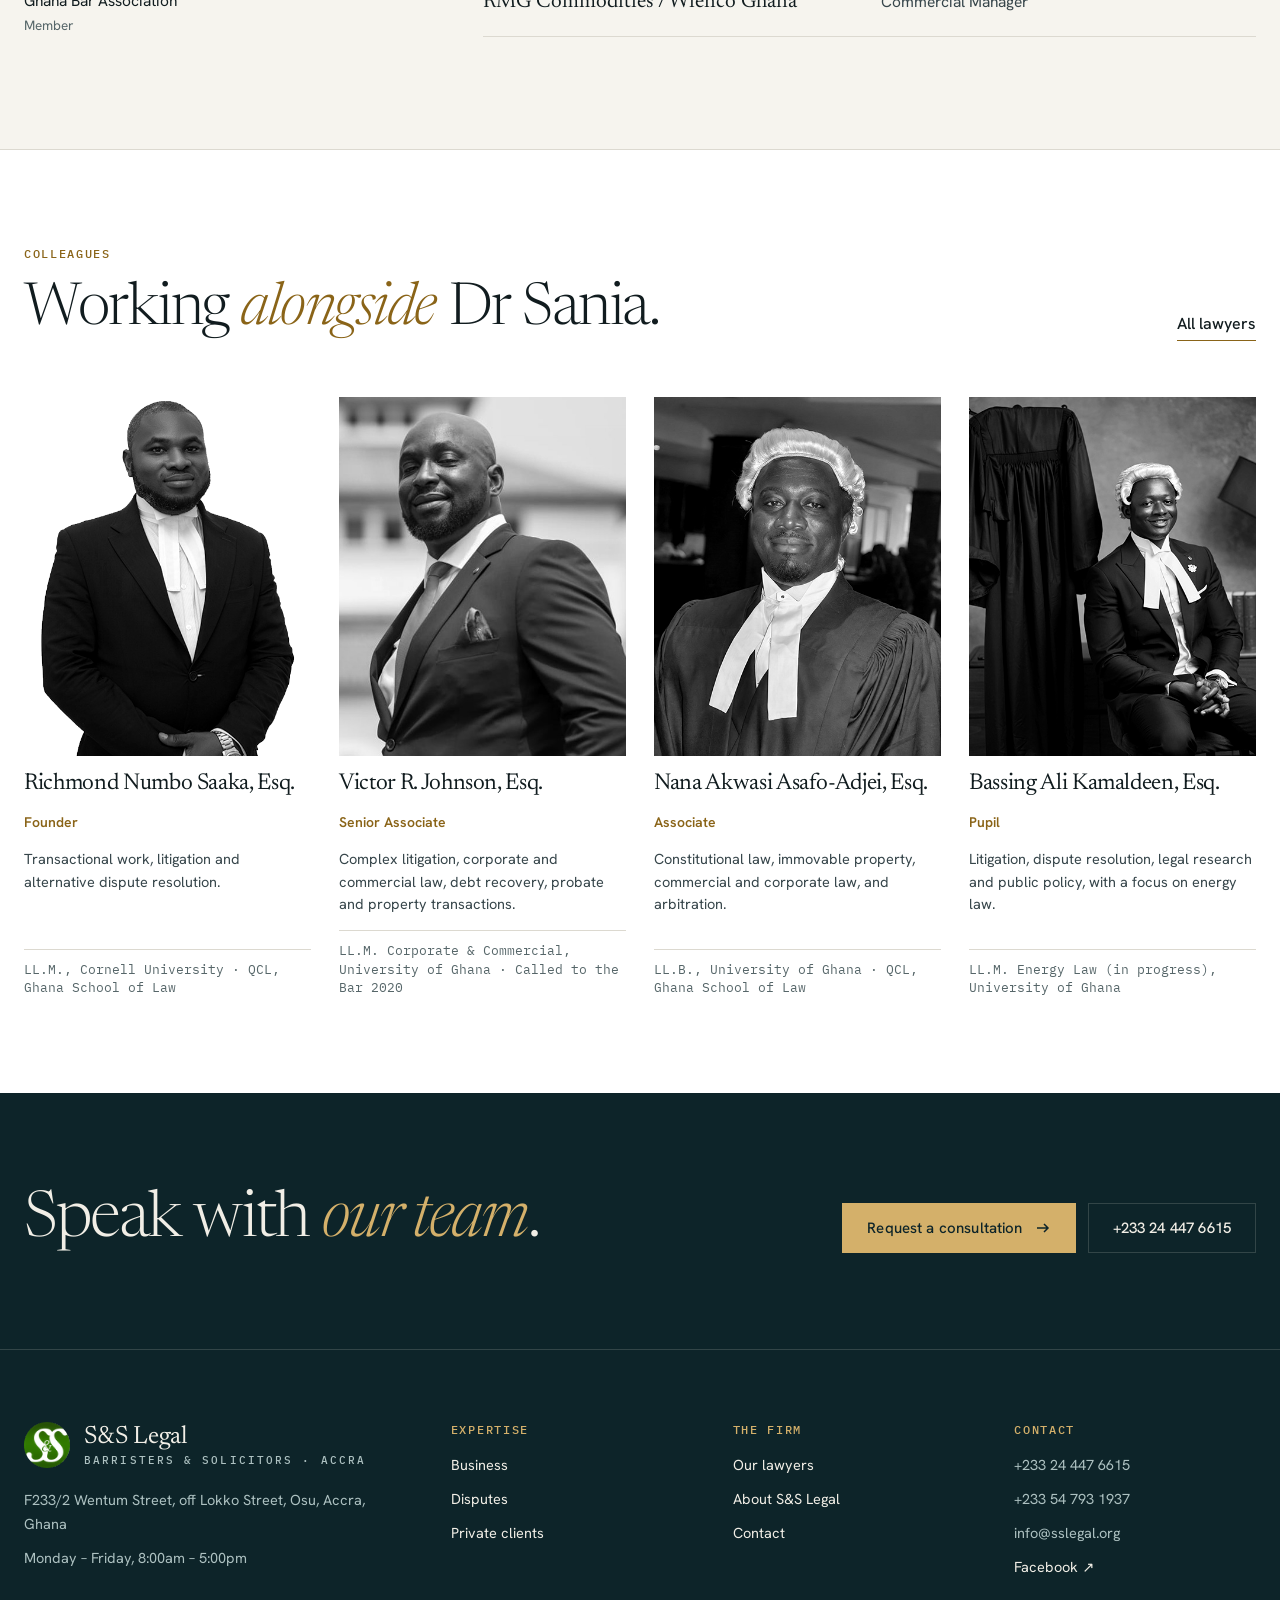
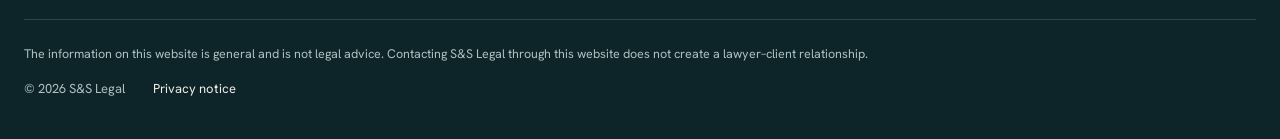
<file: lawyers/abdul-razak-sania/index.html>
<!doctype html>
<html lang="en-GH">
<head>
<meta charset="utf-8">
<meta name="viewport" content="width=device-width, initial-scale=1, viewport-fit=cover">
<title>Dr Abdul Razak Sania · S&amp;S Legal</title>
<meta name="description" content="Dr Abdul Razak Sania, Lawyer &amp; Development Practitioner at S&amp;S Legal, Osu, Accra.">
<meta name="color-scheme" content="light dark">
<link rel="canonical" href="https://sslegal.org/lawyers/abdul-razak-sania/">
<meta property="og:type" content="website">
<meta property="og:site_name" content="S&amp;S Legal">
<meta property="og:title" content="Dr Abdul Razak Sania · S&amp;S Legal">
<meta property="og:description" content="Dr Abdul Razak Sania, Lawyer &amp; Development Practitioner at S&amp;S Legal, Osu, Accra.">
<meta property="og:url" content="https://sslegal.org/lawyers/abdul-razak-sania/">
<link rel="icon" type="image/png" href="../../assets/img/sslegal-logo.png">
<script>try{var t=localStorage.getItem("ss-theme");if(t==="light"||t==="dark")document.documentElement.setAttribute("data-theme",t);}catch(e){}</script>
<link rel="preconnect" href="https://fonts.googleapis.com">
<link rel="preconnect" href="https://fonts.gstatic.com" crossorigin>
<link rel="stylesheet" href="https://fonts.googleapis.com/css2?family=Newsreader:ital,opsz,wght@0,6..72,300;0,6..72,400;1,6..72,300;1,6..72,400&amp;family=Hanken+Grotesk:wght@400;500;600&amp;family=IBM+Plex+Mono:wght@400;500&amp;display=swap">
<link rel="stylesheet" href="../../assets/css/styles.css">
<script type="application/ld+json">{"@context": "https://schema.org", "@type": "Person", "name": "Dr Abdul Razak Sania", "jobTitle": "Lawyer & Development Practitioner", "worksFor": {"@type": "LegalService", "name": "S&S Legal", "url": "https://sslegal.org/"}, "image": "https://sslegal.org/assets/img/abdulrazak-sania.jpg", "url": "https://sslegal.org/lawyers/abdul-razak-sania/"}</script>
</head>
<body>
<a class="skip" href="#main">Skip to content</a>
<header class="site">
  <div class="wrap">
    <a class="brand" href="../../index.html" aria-label="S&amp;S Legal, home">
      <span class="logo" aria-hidden="true"></span>
      <span><b>S&amp;S Legal</b><small>Barristers &amp; Solicitors · Accra</small></span>
    </a>
    <nav class="nav" aria-label="Main">
      <a class="link" href="../../expertise/index.html">Expertise</a><a class="link" href="../../lawyers/index.html" aria-current="page">Our lawyers</a><a class="link" href="../../about/index.html">About</a><a class="link" href="../../contact/index.html">Contact</a>
      <span class="tools">
        <button class="icon-btn theme-btn" id="theme-btn" type="button" aria-label="Switch between light and dark theme"><svg class="moon" width="18" height="18" viewBox="0 0 20 20" fill="none" stroke="currentColor" stroke-width="1.5" aria-hidden="true"><path d="M16.5 12.5A7 7 0 0 1 7.5 3.5a7 7 0 1 0 9 9z"/></svg><svg class="sun" width="18" height="18" viewBox="0 0 20 20" fill="none" stroke="currentColor" stroke-width="1.5" aria-hidden="true"><circle cx="10" cy="10" r="3.5"/><path d="M10 1.5v2M10 16.5v2M1.5 10h2M16.5 10h2M4 4l1.4 1.4M14.6 14.6L16 16M4 16l1.4-1.4M14.6 5.4L16 4"/></svg></button>
        <button class="icon-btn menu-btn" id="menu-btn" type="button" aria-label="Open menu" aria-expanded="false" aria-controls="mobile-nav"><svg width="20" height="20" viewBox="0 0 20 20" fill="none" stroke="currentColor" stroke-width="1.5" aria-hidden="true"><path d="M2 6h16M2 14h16"/></svg></button>
      </span>
      <a class="btn btn-main" href="../../contact/index.html">Request a consultation</a>
    </nav>
  </div>
  <nav class="mobile-nav" id="mobile-nav" aria-label="Mobile" hidden>
    <div class="wrap"><a href="../../expertise/index.html">Expertise</a><a href="../../lawyers/index.html">Our lawyers</a><a href="../../about/index.html">About</a><a href="../../contact/index.html">Contact</a></div>
  </nav>
</header>
<main id="main">
<section class="page-hero profile-hero" aria-labelledby="ptitle">
  <div class="wrap">
    <div class="pcopy">
      <nav class="crumbs" aria-label="Breadcrumb"><a href="../../index.html">Home</a><span aria-hidden="true">/</span><a href="../../lawyers/index.html">Our lawyers</a><span aria-hidden="true">/</span><span>Dr Abdul Razak Sania</span></nav>
      <span class="role">Lawyer, Development Practitioner &amp; Agribusiness Consultant</span>
      <h1 id="ptitle">Dr Abdul Razak <em>Sania, Esq.</em></h1>
      <p class="lead">Dr Sania works where law meets governance and socio-economic development, drawing on senior experience in commodities, agribusiness and enterprise.</p>
      <div class="cta-row"><a class="btn btn-main" href="../../contact/index.html">Request a consultation <svg width="16" height="16" viewBox="0 0 16 16" fill="none" stroke="currentColor" stroke-width="1.5" aria-hidden="true"><path d="M2 8h11M9 4l4 4-4 4"/></svg></a><a class="btn btn-ghost" href="../../lawyers/index.html">All lawyers</a></div>
      <div class="pc"><span>Email: <b>info@sslegal.org</b></span></div>
    </div>
    <div class="portrait-lg"><img src="../../assets/img/abdulrazak-sania.jpg" alt="Dr Abdul Razak Sania" width="500" height="606"></div>
  </div>
</section>
<section class="profile-body"><div class="wrap"><aside class="side"><div><h2>Areas of practice</h2><div class="chips"><span>Law and development</span><span>Governance and policy</span><span>Agribusiness and commodities</span><span>Enterprise development</span></div></div><div><h2>Education</h2><ul><li>PhD, Development Studies<span>University of Cape Coast</span></li><li>MPhil, Development Studies<span>Kwame Nkrumah University of Science and Technology</span></li><li>MBA, Project Management<span>Wisconsin International University College</span></li><li>MA, Ministry (Biblical Studies)<span>Trinity Theological Seminary</span></li><li>Bachelor of Laws (LL.B.)<span>Wisconsin International University College</span></li><li>Qualifying Certificate in Law<span>Ghana School of Law</span></li><li>Certificate in Energy and Commodity Finance<span>National Banking College</span></li><li>B.Sc., Agriculture<span>Kwame Nkrumah University of Science and Technology</span></li></ul></div><div><h2>Memberships</h2><ul><li>Ghana Bar Association<span>Member</span></li></ul></div></aside><div class="main-col"><div><h2>Profile</h2><div class="prose"><p>Dr Abdul Razak Sania is a multidisciplinary professional whose expertise spans law, project management, commodity value chain development and sustainable livelihoods.</p><p>His research explores how legal systems shape socio-economic development, governance and access to justice in emerging economies, with particular attention to informal economic systems, institutional reform and enterprise development.</p><p>He has served as Commercial Manager at RMG Commodities/Wienco Ghana and as Managing Director of Agritrade Limited. He is Managing Consultant at San Alliance Limited and a steering committee member of the Ghana Skills Development Fund, and is undertaking professional legal training at S&amp;S Legal.</p></div></div><div><h2>Leadership roles</h2><ul class="timeline"><li><b>San Alliance Limited</b><span>Managing Consultant</span></li><li><b>Ghana Skills Development Fund</b><span>Steering committee member</span></li><li><b>Agritrade Limited</b><span>Managing Director</span></li><li><b>RMG Commodities / Wienco Ghana</b><span>Commercial Manager</span></li></ul></div></div></div></section>
<section class="colleagues" aria-labelledby="col-title"><div class="wrap">
  <div class="sec-head"><div class="t"><span class="label">Colleagues</span><h2 id="col-title">Working <em>alongside</em> Dr Sania.</h2></div><a class="more" href="../../lawyers/index.html">All lawyers</a></div>
  <div class="people three"><a class="person" href="../../lawyers/richmond-numbo-saaka/index.html"><div class="photo"><img loading="lazy" width="491" height="683" src="../../assets/img/front-richmond-full.jpg" alt="Richmond Numbo Saaka"></div><h3>Richmond Numbo Saaka, Esq.</h3><span class="role">Founder</span><p>Transactional work, litigation and alternative dispute resolution.</p><span class="cred">LL.M., Cornell University · QCL, Ghana School of Law</span></a><a class="person" href="../../lawyers/victor-reginald-johnson/index.html"><div class="photo"><img loading="lazy" width="500" height="606" src="../../assets/img/reginald-johnson.jpg" alt="Victor Reginald Johnson"></div><h3>Victor R. Johnson, Esq.</h3><span class="role">Senior Associate</span><p>Complex litigation, corporate and commercial law, debt recovery, probate and property transactions.</p><span class="cred">LL.M. Corporate &amp; Commercial, University of Ghana · Called to the Bar 2020</span></a><a class="person" href="../../lawyers/nana-akwasi-asafo-adjei/index.html"><div class="photo"><img loading="lazy" width="500" height="606" src="../../assets/img/nana-akwasi.jpg" alt="Nana Akwasi Asafo-Adjei"></div><h3>Nana Akwasi Asafo-Adjei, Esq.</h3><span class="role">Associate</span><p>Constitutional law, immovable property, commercial and corporate law, and arbitration.</p><span class="cred">LL.B., University of Ghana · QCL, Ghana School of Law</span></a><a class="person" href="../../lawyers/bassing-ali-kamaldeen/index.html"><div class="photo"><img loading="lazy" width="500" height="606" src="../../assets/img/bassing-kamaldeen.jpg" alt="Bassing Ali Kamaldeen"></div><h3>Bassing Ali Kamaldeen, Esq.</h3><span class="role">Pupil</span><p>Litigation, dispute resolution, legal research and public policy, with a focus on energy law.</p><span class="cred">LL.M. Energy Law (in progress), University of Ghana</span></a></div>
</div></section>
<section class="cta-band"><div class="wrap"><h2>Speak with <em>our team</em>.</h2><div class="cta-row"><a class="btn btn-gold" href="../../contact/index.html">Request a consultation <svg width="16" height="16" viewBox="0 0 16 16" fill="none" stroke="currentColor" stroke-width="1.5" aria-hidden="true"><path d="M2 8h11M9 4l4 4-4 4"/></svg></a><a class="btn btn-line" href="tel:+233244476615">+233 24 447 6615</a></div></div></section>
</main>

<footer>
  <div class="wrap">
    <div class="fgrid">
      <div class="fcol fbrand">
        <a class="brand" href="../../index.html" aria-label="S&amp;S Legal, home"><span class="logo" aria-hidden="true"></span><span><b>S&amp;S Legal</b><small>Barristers &amp; Solicitors · Accra</small></span></a>
        <p>F233/2 Wentum Street, off Lokko Street, Osu, Accra, Ghana</p>
        <p>Monday – Friday, 8:00am – 5:00pm</p>
      </div>
      <nav class="fcol" aria-label="Expertise"><h2>Expertise</h2><a href="../../expertise/business/index.html">Business</a><a href="../../expertise/disputes/index.html">Disputes</a><a href="../../expertise/private-clients/index.html">Private clients</a></nav>
      <nav class="fcol" aria-label="The firm"><h2>The firm</h2><a href="../../lawyers/index.html">Our lawyers</a><a href="../../about/index.html">About S&amp;S Legal</a><a href="../../contact/index.html">Contact</a></nav>
      <div class="fcol"><h2>Contact</h2><span>+233 24 447 6615</span><span>+233 54 793 1937</span><span>info@sslegal.org</span><a href="https://www.facebook.com/sslegal.org" target="_blank" rel="noopener">Facebook ↗</a></div>
    </div>
    <div class="flegal">
      <p class="disc">The information on this website is general and is not legal advice. Contacting S&amp;S Legal through this website does not create a lawyer–client relationship.</p>
      <div class="frow2"><span>© 2026 S&amp;S Legal</span><a href="../../privacy/index.html">Privacy notice</a></div>
    </div>
  </div>
</footer>

<div class="mobile-bar" aria-label="Quick contact">
  <a class="btn btn-ghost" href="tel:+233244476615">Call</a>
  <a class="btn btn-wa" href="https://wa.me/233244476615" target="_blank" rel="noopener">WhatsApp</a>
</div>
<script src="../../assets/js/site.js"></script>
</body>
</html>
</file>
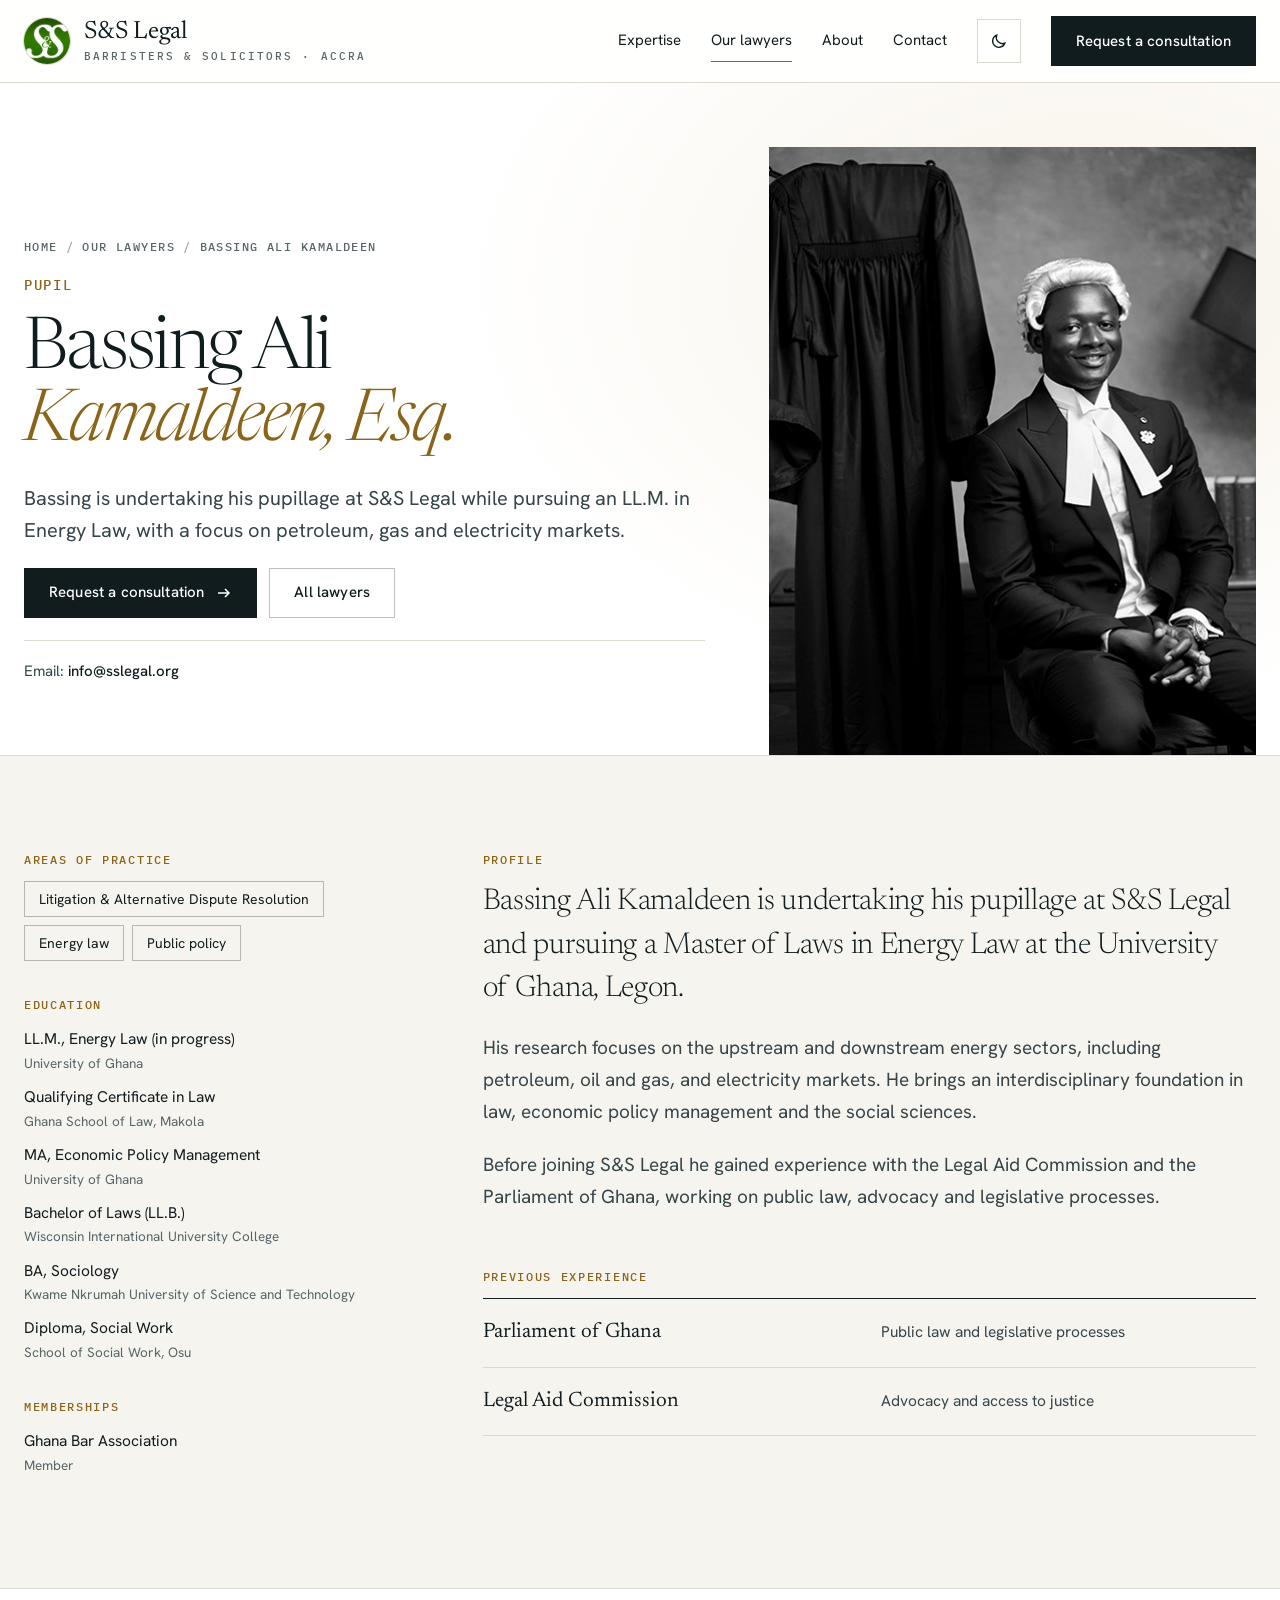
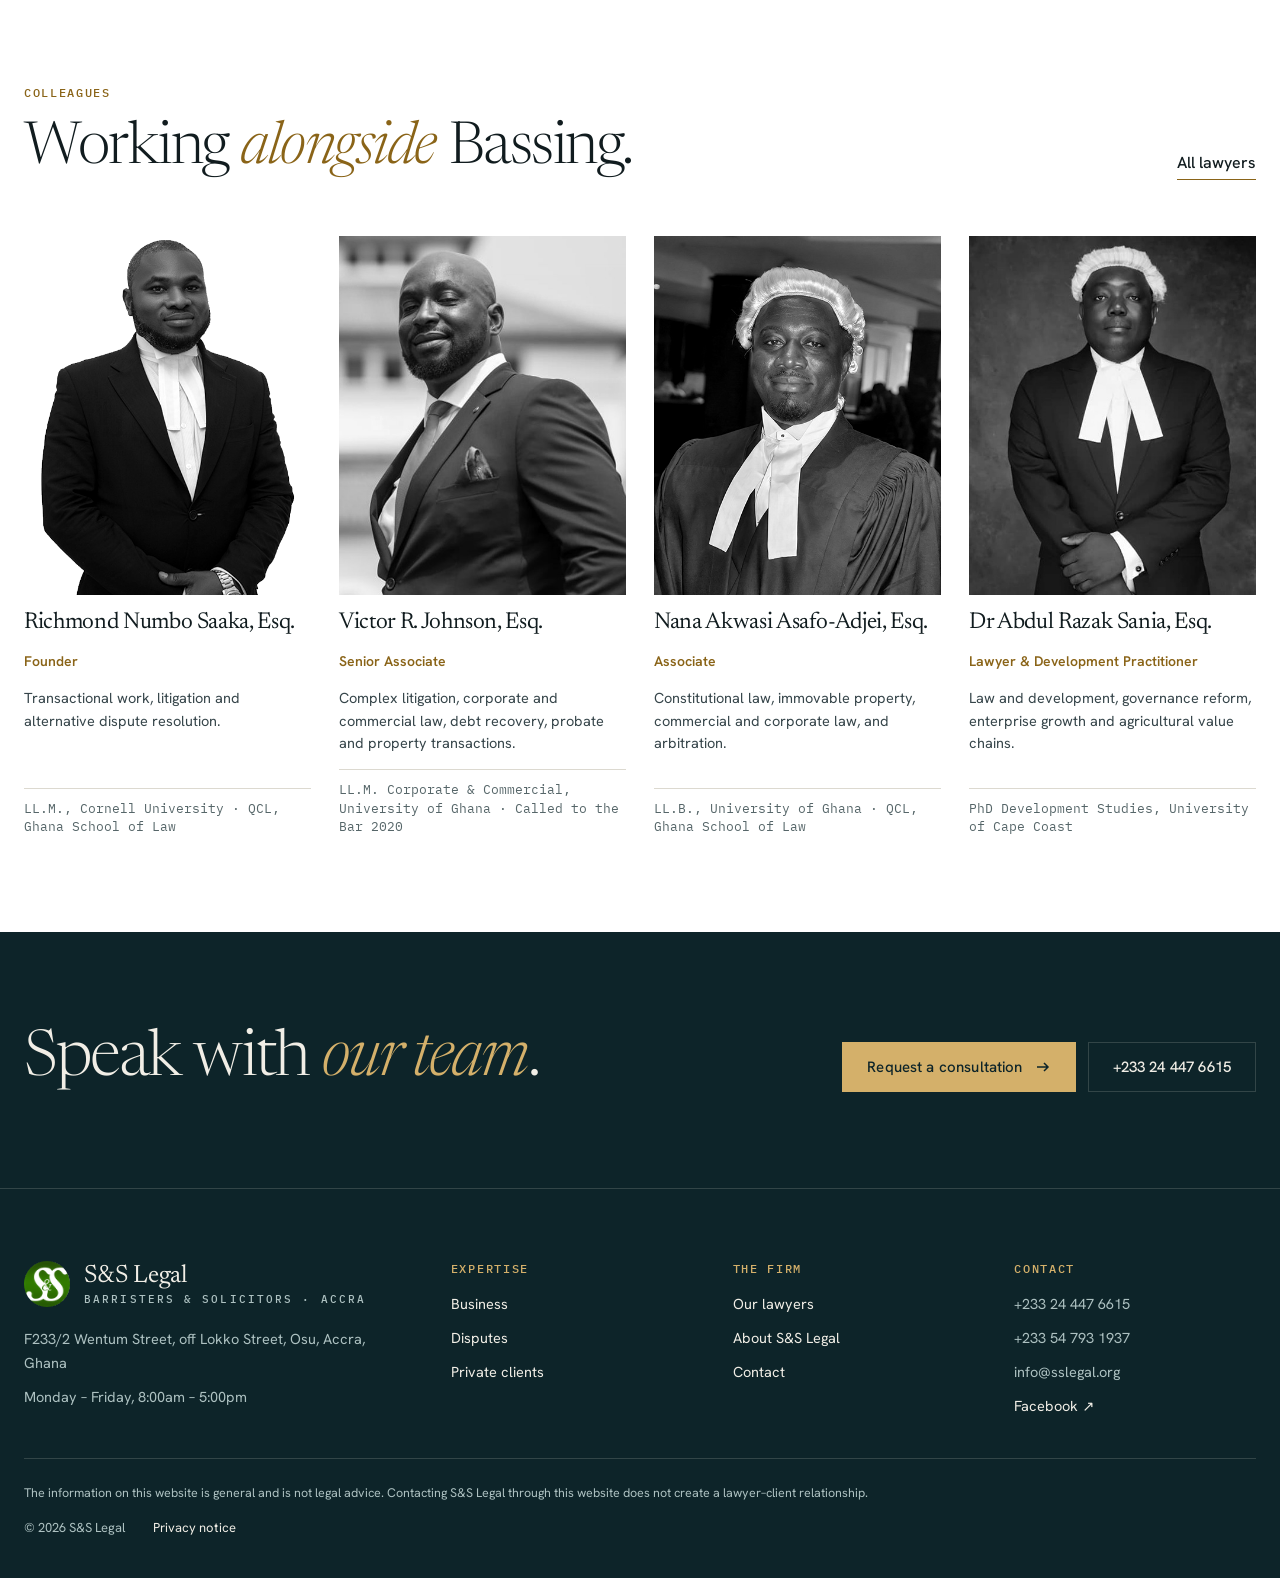
<file: lawyers/bassing-ali-kamaldeen/index.html>
<!doctype html>
<html lang="en-GH">
<head>
<meta charset="utf-8">
<meta name="viewport" content="width=device-width, initial-scale=1, viewport-fit=cover">
<title>Bassing Ali Kamaldeen · S&amp;S Legal</title>
<meta name="description" content="Bassing Ali Kamaldeen, Pupil at S&amp;S Legal, Osu, Accra.">
<meta name="color-scheme" content="light dark">
<link rel="canonical" href="https://sslegal.org/lawyers/bassing-ali-kamaldeen/">
<meta property="og:type" content="website">
<meta property="og:site_name" content="S&amp;S Legal">
<meta property="og:title" content="Bassing Ali Kamaldeen · S&amp;S Legal">
<meta property="og:description" content="Bassing Ali Kamaldeen, Pupil at S&amp;S Legal, Osu, Accra.">
<meta property="og:url" content="https://sslegal.org/lawyers/bassing-ali-kamaldeen/">
<link rel="icon" type="image/png" href="../../assets/img/sslegal-logo.png">
<script>try{var t=localStorage.getItem("ss-theme");if(t==="light"||t==="dark")document.documentElement.setAttribute("data-theme",t);}catch(e){}</script>
<link rel="preconnect" href="https://fonts.googleapis.com">
<link rel="preconnect" href="https://fonts.gstatic.com" crossorigin>
<link rel="stylesheet" href="https://fonts.googleapis.com/css2?family=Newsreader:ital,opsz,wght@0,6..72,300;0,6..72,400;1,6..72,300;1,6..72,400&amp;family=Hanken+Grotesk:wght@400;500;600&amp;family=IBM+Plex+Mono:wght@400;500&amp;display=swap">
<link rel="stylesheet" href="../../assets/css/styles.css">
<script type="application/ld+json">{"@context": "https://schema.org", "@type": "Person", "name": "Bassing Ali Kamaldeen", "jobTitle": "Pupil", "worksFor": {"@type": "LegalService", "name": "S&S Legal", "url": "https://sslegal.org/"}, "image": "https://sslegal.org/assets/img/bassing-kamaldeen.jpg", "url": "https://sslegal.org/lawyers/bassing-ali-kamaldeen/"}</script>
</head>
<body>
<a class="skip" href="#main">Skip to content</a>
<header class="site">
  <div class="wrap">
    <a class="brand" href="../../index.html" aria-label="S&amp;S Legal, home">
      <span class="logo" aria-hidden="true"></span>
      <span><b>S&amp;S Legal</b><small>Barristers &amp; Solicitors · Accra</small></span>
    </a>
    <nav class="nav" aria-label="Main">
      <a class="link" href="../../expertise/index.html">Expertise</a><a class="link" href="../../lawyers/index.html" aria-current="page">Our lawyers</a><a class="link" href="../../about/index.html">About</a><a class="link" href="../../contact/index.html">Contact</a>
      <span class="tools">
        <button class="icon-btn theme-btn" id="theme-btn" type="button" aria-label="Switch between light and dark theme"><svg class="moon" width="18" height="18" viewBox="0 0 20 20" fill="none" stroke="currentColor" stroke-width="1.5" aria-hidden="true"><path d="M16.5 12.5A7 7 0 0 1 7.5 3.5a7 7 0 1 0 9 9z"/></svg><svg class="sun" width="18" height="18" viewBox="0 0 20 20" fill="none" stroke="currentColor" stroke-width="1.5" aria-hidden="true"><circle cx="10" cy="10" r="3.5"/><path d="M10 1.5v2M10 16.5v2M1.5 10h2M16.5 10h2M4 4l1.4 1.4M14.6 14.6L16 16M4 16l1.4-1.4M14.6 5.4L16 4"/></svg></button>
        <button class="icon-btn menu-btn" id="menu-btn" type="button" aria-label="Open menu" aria-expanded="false" aria-controls="mobile-nav"><svg width="20" height="20" viewBox="0 0 20 20" fill="none" stroke="currentColor" stroke-width="1.5" aria-hidden="true"><path d="M2 6h16M2 14h16"/></svg></button>
      </span>
      <a class="btn btn-main" href="../../contact/index.html">Request a consultation</a>
    </nav>
  </div>
  <nav class="mobile-nav" id="mobile-nav" aria-label="Mobile" hidden>
    <div class="wrap"><a href="../../expertise/index.html">Expertise</a><a href="../../lawyers/index.html">Our lawyers</a><a href="../../about/index.html">About</a><a href="../../contact/index.html">Contact</a></div>
  </nav>
</header>
<main id="main">
<section class="page-hero profile-hero" aria-labelledby="ptitle">
  <div class="wrap">
    <div class="pcopy">
      <nav class="crumbs" aria-label="Breadcrumb"><a href="../../index.html">Home</a><span aria-hidden="true">/</span><a href="../../lawyers/index.html">Our lawyers</a><span aria-hidden="true">/</span><span>Bassing Ali Kamaldeen</span></nav>
      <span class="role">Pupil</span>
      <h1 id="ptitle">Bassing Ali <em>Kamaldeen, Esq.</em></h1>
      <p class="lead">Bassing is undertaking his pupillage at S&amp;S Legal while pursuing an LL.M. in Energy Law, with a focus on petroleum, gas and electricity markets.</p>
      <div class="cta-row"><a class="btn btn-main" href="../../contact/index.html">Request a consultation <svg width="16" height="16" viewBox="0 0 16 16" fill="none" stroke="currentColor" stroke-width="1.5" aria-hidden="true"><path d="M2 8h11M9 4l4 4-4 4"/></svg></a><a class="btn btn-ghost" href="../../lawyers/index.html">All lawyers</a></div>
      <div class="pc"><span>Email: <b>info@sslegal.org</b></span></div>
    </div>
    <div class="portrait-lg"><img src="../../assets/img/bassing-kamaldeen.jpg" alt="Bassing Ali Kamaldeen" width="500" height="606"></div>
  </div>
</section>
<section class="profile-body"><div class="wrap"><aside class="side"><div><h2>Areas of practice</h2><div class="chips"><a href="../../expertise/disputes/index.html#litigation">Litigation &amp; Alternative Dispute Resolution</a><span>Energy law</span><span>Public policy</span></div></div><div><h2>Education</h2><ul><li>LL.M., Energy Law (in progress)<span>University of Ghana</span></li><li>Qualifying Certificate in Law<span>Ghana School of Law, Makola</span></li><li>MA, Economic Policy Management<span>University of Ghana</span></li><li>Bachelor of Laws (LL.B.)<span>Wisconsin International University College</span></li><li>BA, Sociology<span>Kwame Nkrumah University of Science and Technology</span></li><li>Diploma, Social Work<span>School of Social Work, Osu</span></li></ul></div><div><h2>Memberships</h2><ul><li>Ghana Bar Association<span>Member</span></li></ul></div></aside><div class="main-col"><div><h2>Profile</h2><div class="prose"><p>Bassing Ali Kamaldeen is undertaking his pupillage at S&amp;S Legal and pursuing a Master of Laws in Energy Law at the University of Ghana, Legon.</p><p>His research focuses on the upstream and downstream energy sectors, including petroleum, oil and gas, and electricity markets. He brings an interdisciplinary foundation in law, economic policy management and the social sciences.</p><p>Before joining S&amp;S Legal he gained experience with the Legal Aid Commission and the Parliament of Ghana, working on public law, advocacy and legislative processes.</p></div></div><div><h2>Previous experience</h2><ul class="timeline"><li><b>Parliament of Ghana</b><span>Public law and legislative processes</span></li><li><b>Legal Aid Commission</b><span>Advocacy and access to justice</span></li></ul></div></div></div></section>
<section class="colleagues" aria-labelledby="col-title"><div class="wrap">
  <div class="sec-head"><div class="t"><span class="label">Colleagues</span><h2 id="col-title">Working <em>alongside</em> Bassing.</h2></div><a class="more" href="../../lawyers/index.html">All lawyers</a></div>
  <div class="people three"><a class="person" href="../../lawyers/richmond-numbo-saaka/index.html"><div class="photo"><img loading="lazy" width="491" height="683" src="../../assets/img/front-richmond-full.jpg" alt="Richmond Numbo Saaka"></div><h3>Richmond Numbo Saaka, Esq.</h3><span class="role">Founder</span><p>Transactional work, litigation and alternative dispute resolution.</p><span class="cred">LL.M., Cornell University · QCL, Ghana School of Law</span></a><a class="person" href="../../lawyers/victor-reginald-johnson/index.html"><div class="photo"><img loading="lazy" width="500" height="606" src="../../assets/img/reginald-johnson.jpg" alt="Victor Reginald Johnson"></div><h3>Victor R. Johnson, Esq.</h3><span class="role">Senior Associate</span><p>Complex litigation, corporate and commercial law, debt recovery, probate and property transactions.</p><span class="cred">LL.M. Corporate &amp; Commercial, University of Ghana · Called to the Bar 2020</span></a><a class="person" href="../../lawyers/nana-akwasi-asafo-adjei/index.html"><div class="photo"><img loading="lazy" width="500" height="606" src="../../assets/img/nana-akwasi.jpg" alt="Nana Akwasi Asafo-Adjei"></div><h3>Nana Akwasi Asafo-Adjei, Esq.</h3><span class="role">Associate</span><p>Constitutional law, immovable property, commercial and corporate law, and arbitration.</p><span class="cred">LL.B., University of Ghana · QCL, Ghana School of Law</span></a><a class="person" href="../../lawyers/abdul-razak-sania/index.html"><div class="photo"><img loading="lazy" width="500" height="606" src="../../assets/img/abdulrazak-sania.jpg" alt="Dr Abdul Razak Sania"></div><h3>Dr Abdul Razak Sania, Esq.</h3><span class="role">Lawyer &amp; Development Practitioner</span><p>Law and development, governance reform, enterprise growth and agricultural value chains.</p><span class="cred">PhD Development Studies, University of Cape Coast</span></a></div>
</div></section>
<section class="cta-band"><div class="wrap"><h2>Speak with <em>our team</em>.</h2><div class="cta-row"><a class="btn btn-gold" href="../../contact/index.html">Request a consultation <svg width="16" height="16" viewBox="0 0 16 16" fill="none" stroke="currentColor" stroke-width="1.5" aria-hidden="true"><path d="M2 8h11M9 4l4 4-4 4"/></svg></a><a class="btn btn-line" href="tel:+233244476615">+233 24 447 6615</a></div></div></section>
</main>

<footer>
  <div class="wrap">
    <div class="fgrid">
      <div class="fcol fbrand">
        <a class="brand" href="../../index.html" aria-label="S&amp;S Legal, home"><span class="logo" aria-hidden="true"></span><span><b>S&amp;S Legal</b><small>Barristers &amp; Solicitors · Accra</small></span></a>
        <p>F233/2 Wentum Street, off Lokko Street, Osu, Accra, Ghana</p>
        <p>Monday – Friday, 8:00am – 5:00pm</p>
      </div>
      <nav class="fcol" aria-label="Expertise"><h2>Expertise</h2><a href="../../expertise/business/index.html">Business</a><a href="../../expertise/disputes/index.html">Disputes</a><a href="../../expertise/private-clients/index.html">Private clients</a></nav>
      <nav class="fcol" aria-label="The firm"><h2>The firm</h2><a href="../../lawyers/index.html">Our lawyers</a><a href="../../about/index.html">About S&amp;S Legal</a><a href="../../contact/index.html">Contact</a></nav>
      <div class="fcol"><h2>Contact</h2><span>+233 24 447 6615</span><span>+233 54 793 1937</span><span>info@sslegal.org</span><a href="https://www.facebook.com/sslegal.org" target="_blank" rel="noopener">Facebook ↗</a></div>
    </div>
    <div class="flegal">
      <p class="disc">The information on this website is general and is not legal advice. Contacting S&amp;S Legal through this website does not create a lawyer–client relationship.</p>
      <div class="frow2"><span>© 2026 S&amp;S Legal</span><a href="../../privacy/index.html">Privacy notice</a></div>
    </div>
  </div>
</footer>

<div class="mobile-bar" aria-label="Quick contact">
  <a class="btn btn-ghost" href="tel:+233244476615">Call</a>
  <a class="btn btn-wa" href="https://wa.me/233244476615" target="_blank" rel="noopener">WhatsApp</a>
</div>
<script src="../../assets/js/site.js"></script>
</body>
</html>
</file>
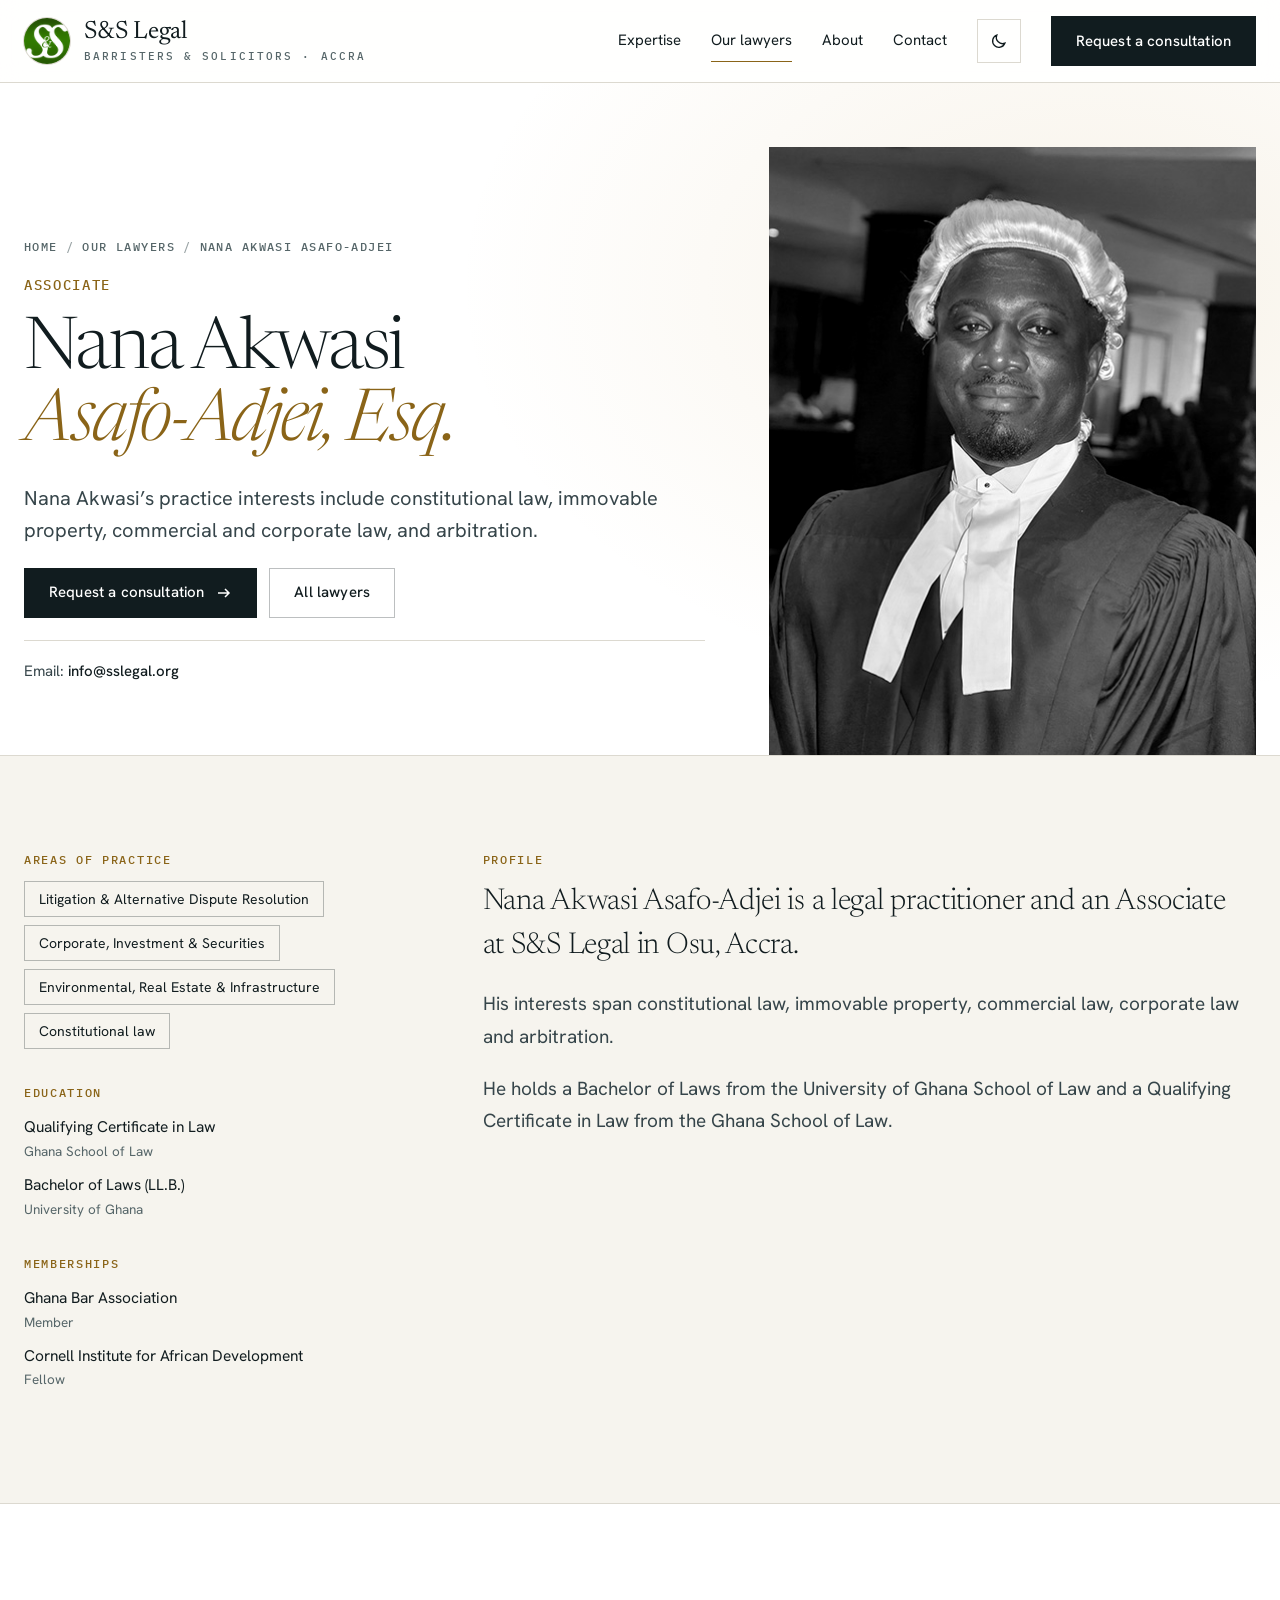
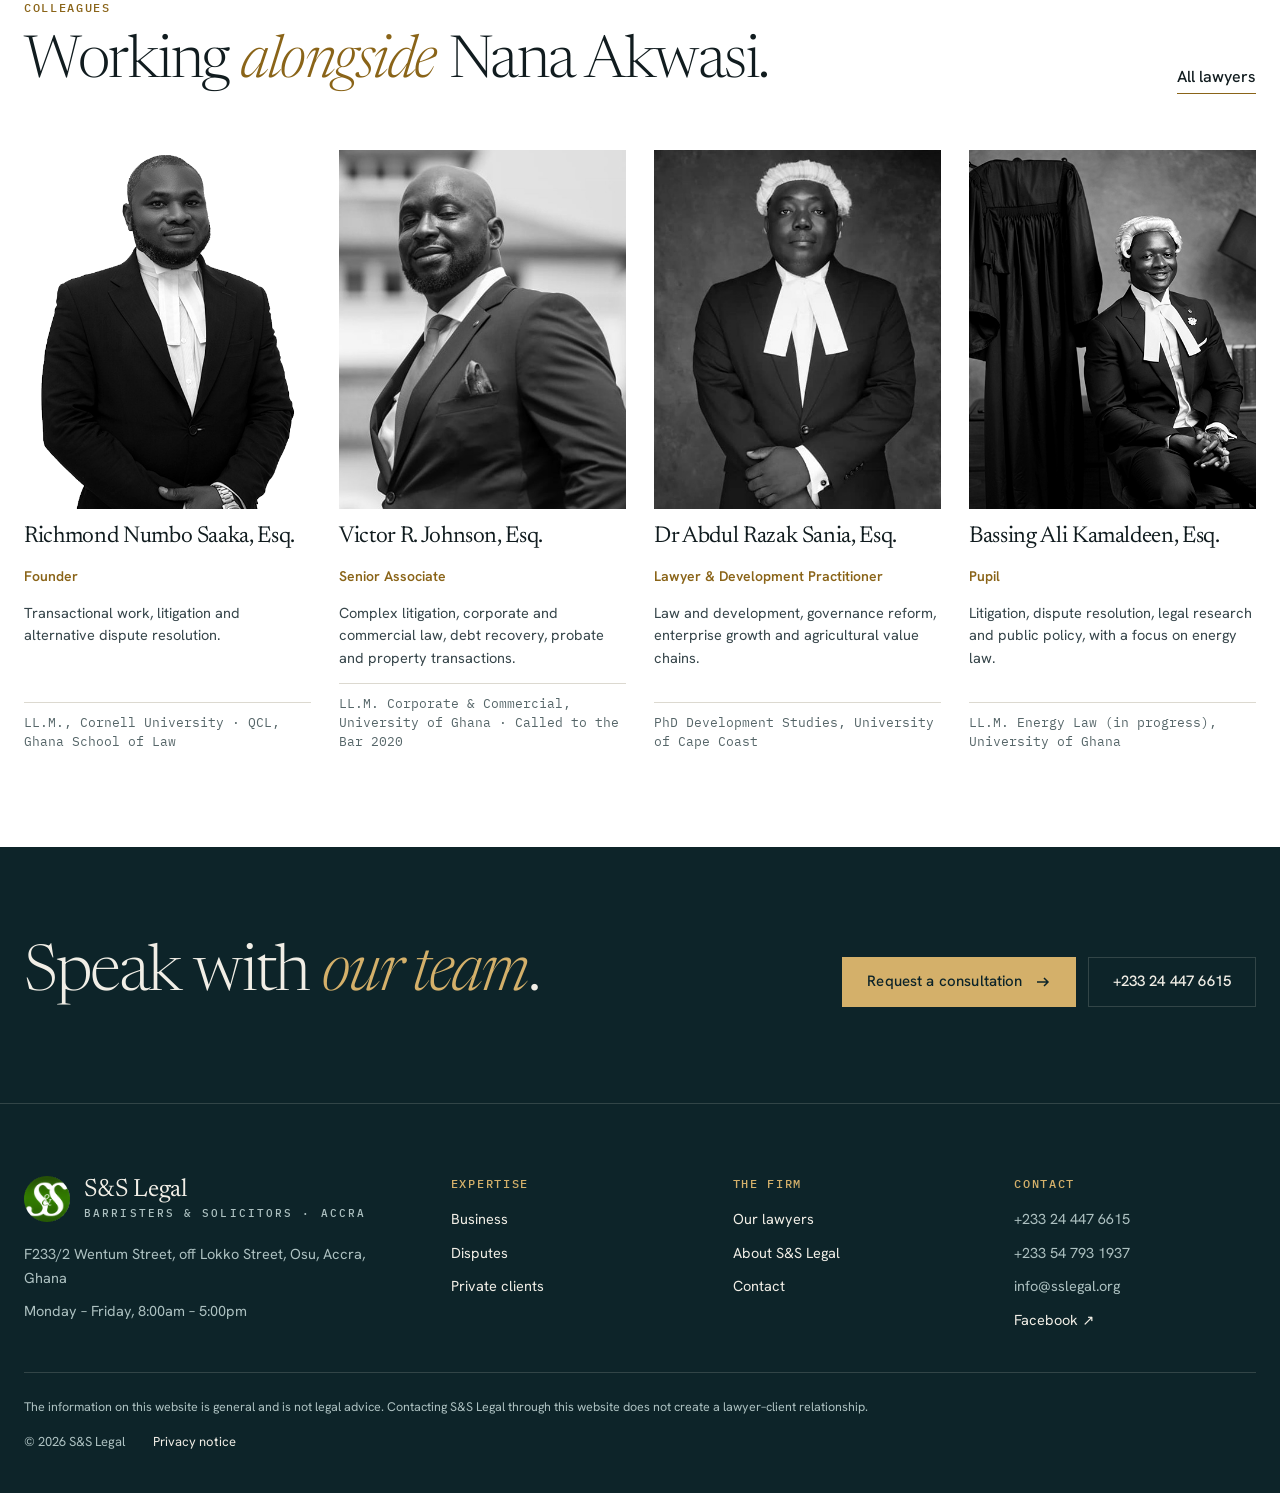
<file: lawyers/nana-akwasi-asafo-adjei/index.html>
<!doctype html>
<html lang="en-GH">
<head>
<meta charset="utf-8">
<meta name="viewport" content="width=device-width, initial-scale=1, viewport-fit=cover">
<title>Nana Akwasi Asafo-Adjei · S&amp;S Legal</title>
<meta name="description" content="Nana Akwasi Asafo-Adjei, Associate at S&amp;S Legal, Osu, Accra.">
<meta name="color-scheme" content="light dark">
<link rel="canonical" href="https://sslegal.org/lawyers/nana-akwasi-asafo-adjei/">
<meta property="og:type" content="website">
<meta property="og:site_name" content="S&amp;S Legal">
<meta property="og:title" content="Nana Akwasi Asafo-Adjei · S&amp;S Legal">
<meta property="og:description" content="Nana Akwasi Asafo-Adjei, Associate at S&amp;S Legal, Osu, Accra.">
<meta property="og:url" content="https://sslegal.org/lawyers/nana-akwasi-asafo-adjei/">
<link rel="icon" type="image/png" href="../../assets/img/sslegal-logo.png">
<script>try{var t=localStorage.getItem("ss-theme");if(t==="light"||t==="dark")document.documentElement.setAttribute("data-theme",t);}catch(e){}</script>
<link rel="preconnect" href="https://fonts.googleapis.com">
<link rel="preconnect" href="https://fonts.gstatic.com" crossorigin>
<link rel="stylesheet" href="https://fonts.googleapis.com/css2?family=Newsreader:ital,opsz,wght@0,6..72,300;0,6..72,400;1,6..72,300;1,6..72,400&amp;family=Hanken+Grotesk:wght@400;500;600&amp;family=IBM+Plex+Mono:wght@400;500&amp;display=swap">
<link rel="stylesheet" href="../../assets/css/styles.css">
<script type="application/ld+json">{"@context": "https://schema.org", "@type": "Person", "name": "Nana Akwasi Asafo-Adjei", "jobTitle": "Associate", "worksFor": {"@type": "LegalService", "name": "S&S Legal", "url": "https://sslegal.org/"}, "image": "https://sslegal.org/assets/img/nana-akwasi.jpg", "url": "https://sslegal.org/lawyers/nana-akwasi-asafo-adjei/"}</script>
</head>
<body>
<a class="skip" href="#main">Skip to content</a>
<header class="site">
  <div class="wrap">
    <a class="brand" href="../../index.html" aria-label="S&amp;S Legal, home">
      <span class="logo" aria-hidden="true"></span>
      <span><b>S&amp;S Legal</b><small>Barristers &amp; Solicitors · Accra</small></span>
    </a>
    <nav class="nav" aria-label="Main">
      <a class="link" href="../../expertise/index.html">Expertise</a><a class="link" href="../../lawyers/index.html" aria-current="page">Our lawyers</a><a class="link" href="../../about/index.html">About</a><a class="link" href="../../contact/index.html">Contact</a>
      <span class="tools">
        <button class="icon-btn theme-btn" id="theme-btn" type="button" aria-label="Switch between light and dark theme"><svg class="moon" width="18" height="18" viewBox="0 0 20 20" fill="none" stroke="currentColor" stroke-width="1.5" aria-hidden="true"><path d="M16.5 12.5A7 7 0 0 1 7.5 3.5a7 7 0 1 0 9 9z"/></svg><svg class="sun" width="18" height="18" viewBox="0 0 20 20" fill="none" stroke="currentColor" stroke-width="1.5" aria-hidden="true"><circle cx="10" cy="10" r="3.5"/><path d="M10 1.5v2M10 16.5v2M1.5 10h2M16.5 10h2M4 4l1.4 1.4M14.6 14.6L16 16M4 16l1.4-1.4M14.6 5.4L16 4"/></svg></button>
        <button class="icon-btn menu-btn" id="menu-btn" type="button" aria-label="Open menu" aria-expanded="false" aria-controls="mobile-nav"><svg width="20" height="20" viewBox="0 0 20 20" fill="none" stroke="currentColor" stroke-width="1.5" aria-hidden="true"><path d="M2 6h16M2 14h16"/></svg></button>
      </span>
      <a class="btn btn-main" href="../../contact/index.html">Request a consultation</a>
    </nav>
  </div>
  <nav class="mobile-nav" id="mobile-nav" aria-label="Mobile" hidden>
    <div class="wrap"><a href="../../expertise/index.html">Expertise</a><a href="../../lawyers/index.html">Our lawyers</a><a href="../../about/index.html">About</a><a href="../../contact/index.html">Contact</a></div>
  </nav>
</header>
<main id="main">
<section class="page-hero profile-hero" aria-labelledby="ptitle">
  <div class="wrap">
    <div class="pcopy">
      <nav class="crumbs" aria-label="Breadcrumb"><a href="../../index.html">Home</a><span aria-hidden="true">/</span><a href="../../lawyers/index.html">Our lawyers</a><span aria-hidden="true">/</span><span>Nana Akwasi Asafo-Adjei</span></nav>
      <span class="role">Associate</span>
      <h1 id="ptitle">Nana Akwasi <em>Asafo-Adjei, Esq.</em></h1>
      <p class="lead">Nana Akwasi’s practice interests include constitutional law, immovable property, commercial and corporate law, and arbitration.</p>
      <div class="cta-row"><a class="btn btn-main" href="../../contact/index.html">Request a consultation <svg width="16" height="16" viewBox="0 0 16 16" fill="none" stroke="currentColor" stroke-width="1.5" aria-hidden="true"><path d="M2 8h11M9 4l4 4-4 4"/></svg></a><a class="btn btn-ghost" href="../../lawyers/index.html">All lawyers</a></div>
      <div class="pc"><span>Email: <b>info@sslegal.org</b></span></div>
    </div>
    <div class="portrait-lg"><img src="../../assets/img/nana-akwasi.jpg" alt="Nana Akwasi Asafo-Adjei" width="500" height="606"></div>
  </div>
</section>
<section class="profile-body"><div class="wrap"><aside class="side"><div><h2>Areas of practice</h2><div class="chips"><a href="../../expertise/disputes/index.html#litigation">Litigation &amp; Alternative Dispute Resolution</a><a href="../../expertise/business/index.html#corporate">Corporate, Investment &amp; Securities</a><a href="../../expertise/business/index.html#infrastructure">Environmental, Real Estate &amp; Infrastructure</a><span>Constitutional law</span></div></div><div><h2>Education</h2><ul><li>Qualifying Certificate in Law<span>Ghana School of Law</span></li><li>Bachelor of Laws (LL.B.)<span>University of Ghana</span></li></ul></div><div><h2>Memberships</h2><ul><li>Ghana Bar Association<span>Member</span></li><li>Cornell Institute for African Development<span>Fellow</span></li></ul></div></aside><div class="main-col"><div><h2>Profile</h2><div class="prose"><p>Nana Akwasi Asafo-Adjei is a legal practitioner and an Associate at S&amp;S Legal in Osu, Accra.</p><p>His interests span constitutional law, immovable property, commercial law, corporate law and arbitration.</p><p>He holds a Bachelor of Laws from the University of Ghana School of Law and a Qualifying Certificate in Law from the Ghana School of Law.</p></div></div></div></div></section>
<section class="colleagues" aria-labelledby="col-title"><div class="wrap">
  <div class="sec-head"><div class="t"><span class="label">Colleagues</span><h2 id="col-title">Working <em>alongside</em> Nana Akwasi.</h2></div><a class="more" href="../../lawyers/index.html">All lawyers</a></div>
  <div class="people three"><a class="person" href="../../lawyers/richmond-numbo-saaka/index.html"><div class="photo"><img loading="lazy" width="491" height="683" src="../../assets/img/front-richmond-full.jpg" alt="Richmond Numbo Saaka"></div><h3>Richmond Numbo Saaka, Esq.</h3><span class="role">Founder</span><p>Transactional work, litigation and alternative dispute resolution.</p><span class="cred">LL.M., Cornell University · QCL, Ghana School of Law</span></a><a class="person" href="../../lawyers/victor-reginald-johnson/index.html"><div class="photo"><img loading="lazy" width="500" height="606" src="../../assets/img/reginald-johnson.jpg" alt="Victor Reginald Johnson"></div><h3>Victor R. Johnson, Esq.</h3><span class="role">Senior Associate</span><p>Complex litigation, corporate and commercial law, debt recovery, probate and property transactions.</p><span class="cred">LL.M. Corporate &amp; Commercial, University of Ghana · Called to the Bar 2020</span></a><a class="person" href="../../lawyers/abdul-razak-sania/index.html"><div class="photo"><img loading="lazy" width="500" height="606" src="../../assets/img/abdulrazak-sania.jpg" alt="Dr Abdul Razak Sania"></div><h3>Dr Abdul Razak Sania, Esq.</h3><span class="role">Lawyer &amp; Development Practitioner</span><p>Law and development, governance reform, enterprise growth and agricultural value chains.</p><span class="cred">PhD Development Studies, University of Cape Coast</span></a><a class="person" href="../../lawyers/bassing-ali-kamaldeen/index.html"><div class="photo"><img loading="lazy" width="500" height="606" src="../../assets/img/bassing-kamaldeen.jpg" alt="Bassing Ali Kamaldeen"></div><h3>Bassing Ali Kamaldeen, Esq.</h3><span class="role">Pupil</span><p>Litigation, dispute resolution, legal research and public policy, with a focus on energy law.</p><span class="cred">LL.M. Energy Law (in progress), University of Ghana</span></a></div>
</div></section>
<section class="cta-band"><div class="wrap"><h2>Speak with <em>our team</em>.</h2><div class="cta-row"><a class="btn btn-gold" href="../../contact/index.html">Request a consultation <svg width="16" height="16" viewBox="0 0 16 16" fill="none" stroke="currentColor" stroke-width="1.5" aria-hidden="true"><path d="M2 8h11M9 4l4 4-4 4"/></svg></a><a class="btn btn-line" href="tel:+233244476615">+233 24 447 6615</a></div></div></section>
</main>

<footer>
  <div class="wrap">
    <div class="fgrid">
      <div class="fcol fbrand">
        <a class="brand" href="../../index.html" aria-label="S&amp;S Legal, home"><span class="logo" aria-hidden="true"></span><span><b>S&amp;S Legal</b><small>Barristers &amp; Solicitors · Accra</small></span></a>
        <p>F233/2 Wentum Street, off Lokko Street, Osu, Accra, Ghana</p>
        <p>Monday – Friday, 8:00am – 5:00pm</p>
      </div>
      <nav class="fcol" aria-label="Expertise"><h2>Expertise</h2><a href="../../expertise/business/index.html">Business</a><a href="../../expertise/disputes/index.html">Disputes</a><a href="../../expertise/private-clients/index.html">Private clients</a></nav>
      <nav class="fcol" aria-label="The firm"><h2>The firm</h2><a href="../../lawyers/index.html">Our lawyers</a><a href="../../about/index.html">About S&amp;S Legal</a><a href="../../contact/index.html">Contact</a></nav>
      <div class="fcol"><h2>Contact</h2><span>+233 24 447 6615</span><span>+233 54 793 1937</span><span>info@sslegal.org</span><a href="https://www.facebook.com/sslegal.org" target="_blank" rel="noopener">Facebook ↗</a></div>
    </div>
    <div class="flegal">
      <p class="disc">The information on this website is general and is not legal advice. Contacting S&amp;S Legal through this website does not create a lawyer–client relationship.</p>
      <div class="frow2"><span>© 2026 S&amp;S Legal</span><a href="../../privacy/index.html">Privacy notice</a></div>
    </div>
  </div>
</footer>

<div class="mobile-bar" aria-label="Quick contact">
  <a class="btn btn-ghost" href="tel:+233244476615">Call</a>
  <a class="btn btn-wa" href="https://wa.me/233244476615" target="_blank" rel="noopener">WhatsApp</a>
</div>
<script src="../../assets/js/site.js"></script>
</body>
</html>
</file>
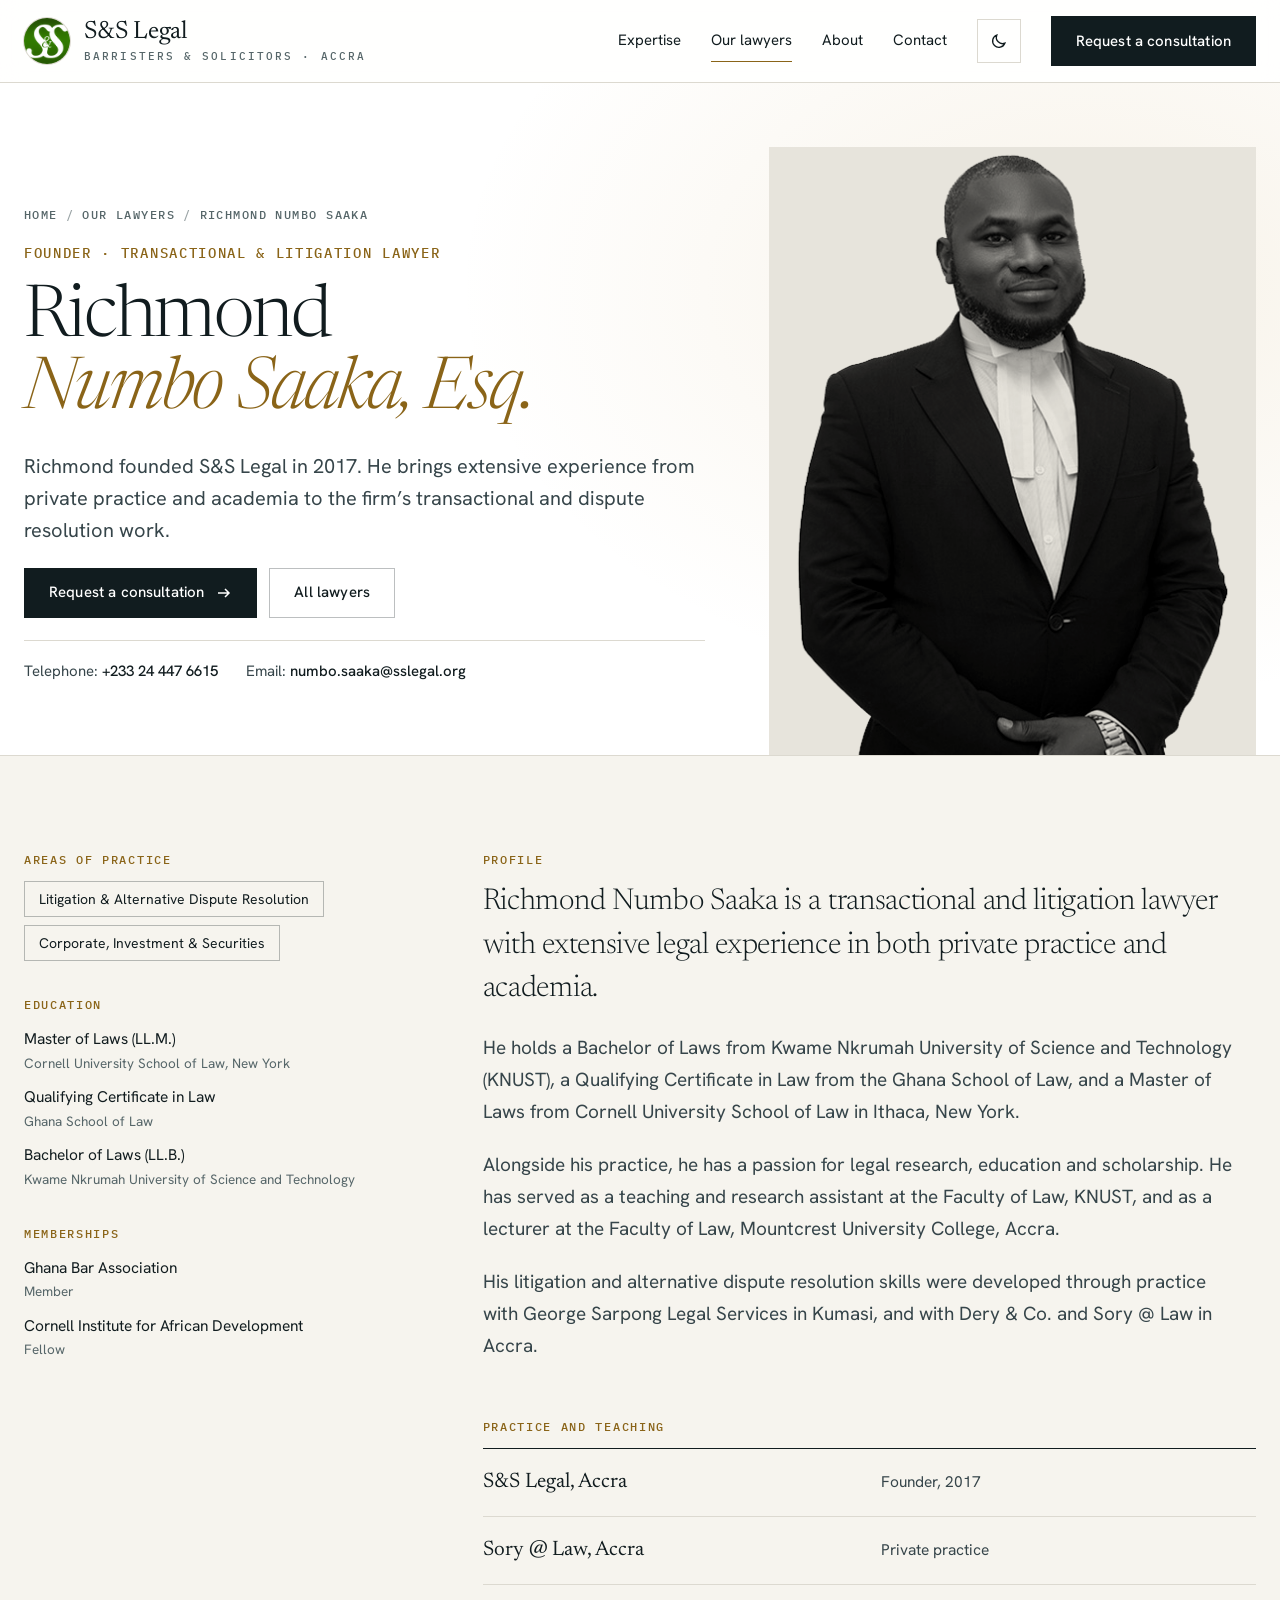
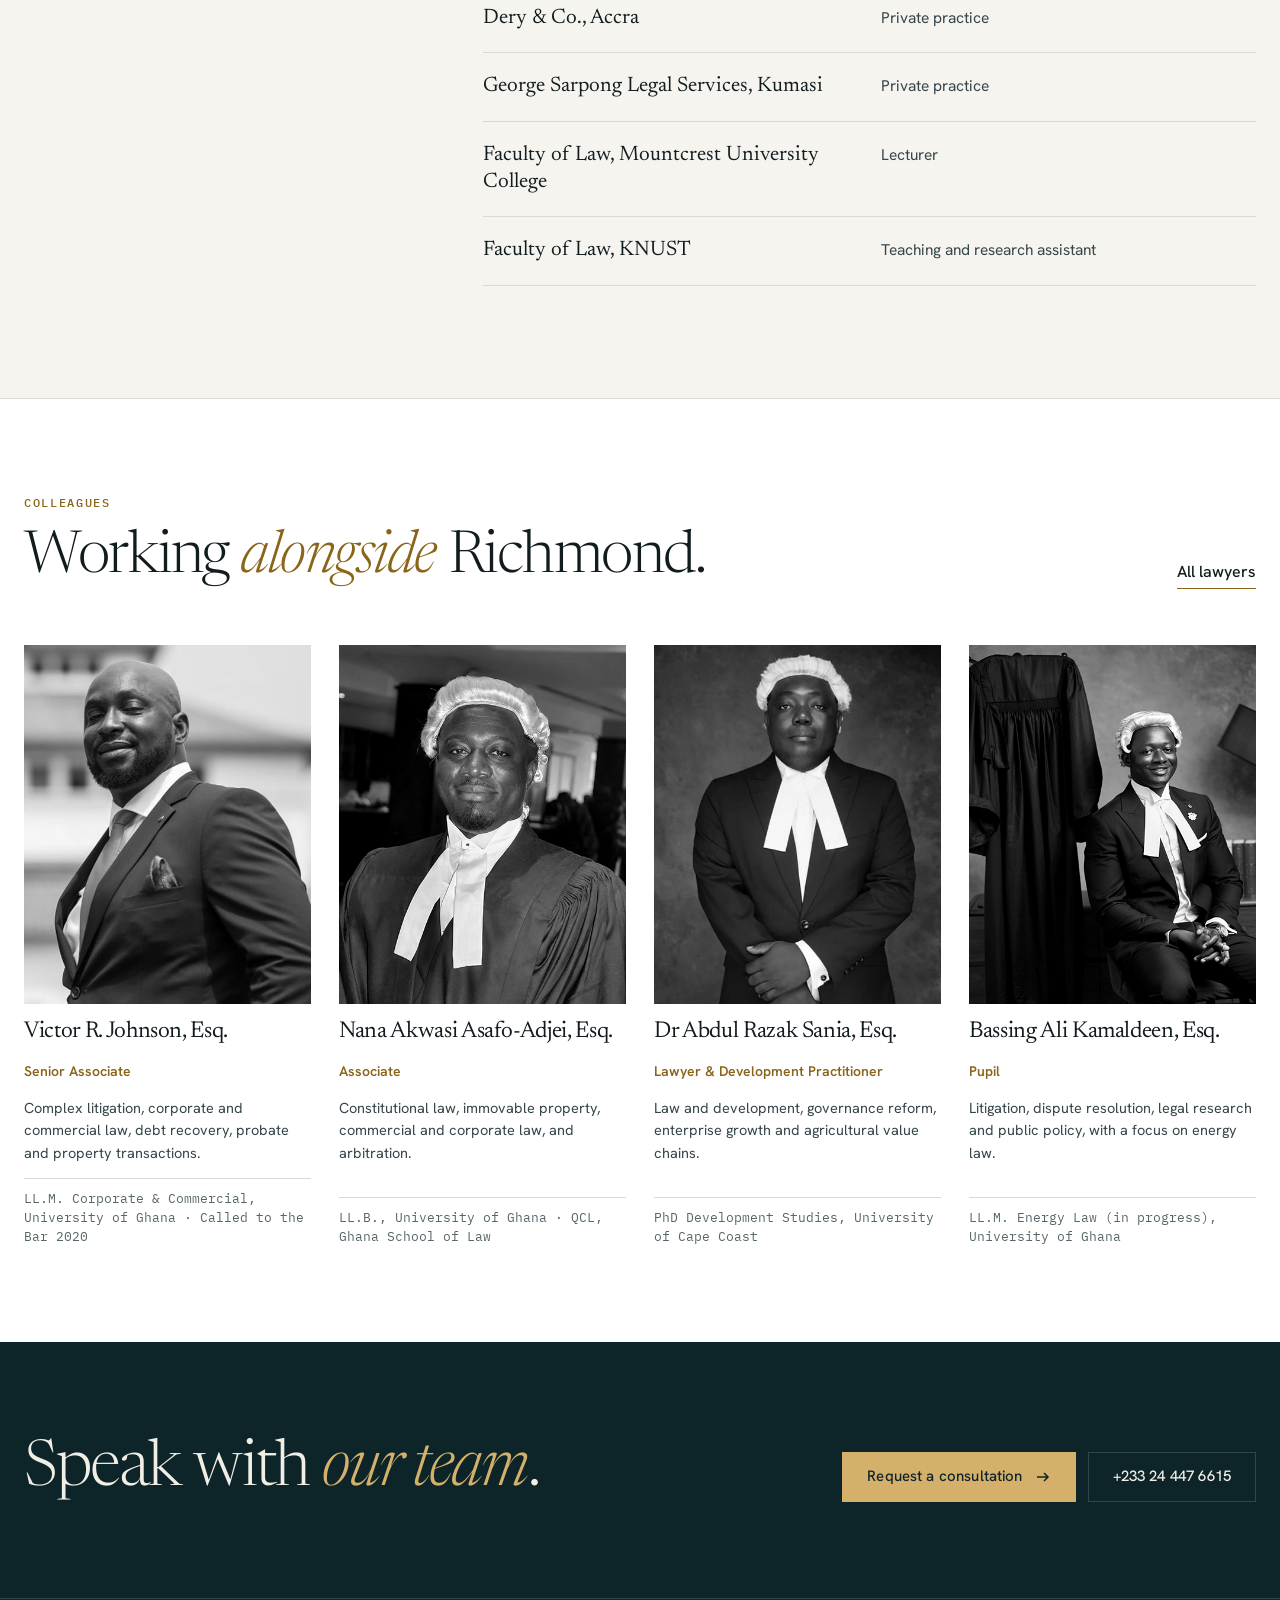
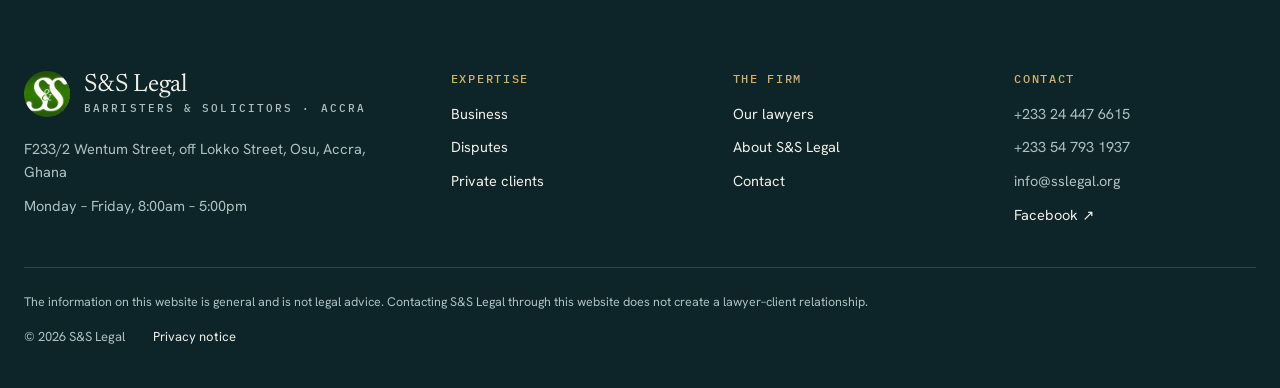
<file: lawyers/richmond-numbo-saaka/index.html>
<!doctype html>
<html lang="en-GH">
<head>
<meta charset="utf-8">
<meta name="viewport" content="width=device-width, initial-scale=1, viewport-fit=cover">
<title>Richmond Numbo Saaka · S&amp;S Legal</title>
<meta name="description" content="Richmond Numbo Saaka, Founder at S&amp;S Legal, Osu, Accra.">
<meta name="color-scheme" content="light dark">
<link rel="canonical" href="https://sslegal.org/lawyers/richmond-numbo-saaka/">
<meta property="og:type" content="website">
<meta property="og:site_name" content="S&amp;S Legal">
<meta property="og:title" content="Richmond Numbo Saaka · S&amp;S Legal">
<meta property="og:description" content="Richmond Numbo Saaka, Founder at S&amp;S Legal, Osu, Accra.">
<meta property="og:url" content="https://sslegal.org/lawyers/richmond-numbo-saaka/">
<link rel="icon" type="image/png" href="../../assets/img/sslegal-logo.png">
<script>try{var t=localStorage.getItem("ss-theme");if(t==="light"||t==="dark")document.documentElement.setAttribute("data-theme",t);}catch(e){}</script>
<link rel="preconnect" href="https://fonts.googleapis.com">
<link rel="preconnect" href="https://fonts.gstatic.com" crossorigin>
<link rel="stylesheet" href="https://fonts.googleapis.com/css2?family=Newsreader:ital,opsz,wght@0,6..72,300;0,6..72,400;1,6..72,300;1,6..72,400&amp;family=Hanken+Grotesk:wght@400;500;600&amp;family=IBM+Plex+Mono:wght@400;500&amp;display=swap">
<link rel="stylesheet" href="../../assets/css/styles.css">
<script type="application/ld+json">{"@context": "https://schema.org", "@type": "Person", "name": "Richmond Numbo Saaka", "jobTitle": "Founder", "worksFor": {"@type": "LegalService", "name": "S&S Legal", "url": "https://sslegal.org/"}, "image": "https://sslegal.org/assets/img/front-richmond-full.jpg", "url": "https://sslegal.org/lawyers/richmond-numbo-saaka/"}</script>
</head>
<body>
<a class="skip" href="#main">Skip to content</a>
<header class="site">
  <div class="wrap">
    <a class="brand" href="../../index.html" aria-label="S&amp;S Legal, home">
      <span class="logo" aria-hidden="true"></span>
      <span><b>S&amp;S Legal</b><small>Barristers &amp; Solicitors · Accra</small></span>
    </a>
    <nav class="nav" aria-label="Main">
      <a class="link" href="../../expertise/index.html">Expertise</a><a class="link" href="../../lawyers/index.html" aria-current="page">Our lawyers</a><a class="link" href="../../about/index.html">About</a><a class="link" href="../../contact/index.html">Contact</a>
      <span class="tools">
        <button class="icon-btn theme-btn" id="theme-btn" type="button" aria-label="Switch between light and dark theme"><svg class="moon" width="18" height="18" viewBox="0 0 20 20" fill="none" stroke="currentColor" stroke-width="1.5" aria-hidden="true"><path d="M16.5 12.5A7 7 0 0 1 7.5 3.5a7 7 0 1 0 9 9z"/></svg><svg class="sun" width="18" height="18" viewBox="0 0 20 20" fill="none" stroke="currentColor" stroke-width="1.5" aria-hidden="true"><circle cx="10" cy="10" r="3.5"/><path d="M10 1.5v2M10 16.5v2M1.5 10h2M16.5 10h2M4 4l1.4 1.4M14.6 14.6L16 16M4 16l1.4-1.4M14.6 5.4L16 4"/></svg></button>
        <button class="icon-btn menu-btn" id="menu-btn" type="button" aria-label="Open menu" aria-expanded="false" aria-controls="mobile-nav"><svg width="20" height="20" viewBox="0 0 20 20" fill="none" stroke="currentColor" stroke-width="1.5" aria-hidden="true"><path d="M2 6h16M2 14h16"/></svg></button>
      </span>
      <a class="btn btn-main" href="../../contact/index.html">Request a consultation</a>
    </nav>
  </div>
  <nav class="mobile-nav" id="mobile-nav" aria-label="Mobile" hidden>
    <div class="wrap"><a href="../../expertise/index.html">Expertise</a><a href="../../lawyers/index.html">Our lawyers</a><a href="../../about/index.html">About</a><a href="../../contact/index.html">Contact</a></div>
  </nav>
</header>
<main id="main">
<section class="page-hero profile-hero" aria-labelledby="ptitle">
  <div class="wrap">
    <div class="pcopy">
      <nav class="crumbs" aria-label="Breadcrumb"><a href="../../index.html">Home</a><span aria-hidden="true">/</span><a href="../../lawyers/index.html">Our lawyers</a><span aria-hidden="true">/</span><span>Richmond Numbo Saaka</span></nav>
      <span class="role">Founder · Transactional &amp; Litigation Lawyer</span>
      <h1 id="ptitle">Richmond <em>Numbo Saaka, Esq.</em></h1>
      <p class="lead">Richmond founded S&amp;S Legal in 2017. He brings extensive experience from private practice and academia to the firm’s transactional and dispute resolution work.</p>
      <div class="cta-row"><a class="btn btn-main" href="../../contact/index.html">Request a consultation <svg width="16" height="16" viewBox="0 0 16 16" fill="none" stroke="currentColor" stroke-width="1.5" aria-hidden="true"><path d="M2 8h11M9 4l4 4-4 4"/></svg></a><a class="btn btn-ghost" href="../../lawyers/index.html">All lawyers</a></div>
      <div class="pc"><span>Telephone: <b>+233 24 447 6615</b></span><span>Email: <b>numbo.saaka@sslegal.org</b></span></div>
    </div>
    <div class="portrait-lg studio"><img src="../../assets/img/front-richmond-full.jpg" alt="Richmond Numbo Saaka" width="491" height="683"></div>
  </div>
</section>
<section class="profile-body"><div class="wrap"><aside class="side"><div><h2>Areas of practice</h2><div class="chips"><a href="../../expertise/disputes/index.html#litigation">Litigation &amp; Alternative Dispute Resolution</a><a href="../../expertise/business/index.html#corporate">Corporate, Investment &amp; Securities</a></div></div><div><h2>Education</h2><ul><li>Master of Laws (LL.M.)<span>Cornell University School of Law, New York</span></li><li>Qualifying Certificate in Law<span>Ghana School of Law</span></li><li>Bachelor of Laws (LL.B.)<span>Kwame Nkrumah University of Science and Technology</span></li></ul></div><div><h2>Memberships</h2><ul><li>Ghana Bar Association<span>Member</span></li><li>Cornell Institute for African Development<span>Fellow</span></li></ul></div></aside><div class="main-col"><div><h2>Profile</h2><div class="prose"><p>Richmond Numbo Saaka is a transactional and litigation lawyer with extensive legal experience in both private practice and academia.</p><p>He holds a Bachelor of Laws from Kwame Nkrumah University of Science and Technology (KNUST), a Qualifying Certificate in Law from the Ghana School of Law, and a Master of Laws from Cornell University School of Law in Ithaca, New York.</p><p>Alongside his practice, he has a passion for legal research, education and scholarship. He has served as a teaching and research assistant at the Faculty of Law, KNUST, and as a lecturer at the Faculty of Law, Mountcrest University College, Accra.</p><p>His litigation and alternative dispute resolution skills were developed through practice with George Sarpong Legal Services in Kumasi, and with Dery &amp; Co. and Sory @ Law in Accra.</p></div></div><div><h2>Practice and teaching</h2><ul class="timeline"><li><b>S&amp;S Legal, Accra</b><span>Founder, 2017</span></li><li><b>Sory @ Law, Accra</b><span>Private practice</span></li><li><b>Dery &amp; Co., Accra</b><span>Private practice</span></li><li><b>George Sarpong Legal Services, Kumasi</b><span>Private practice</span></li><li><b>Faculty of Law, Mountcrest University College</b><span>Lecturer</span></li><li><b>Faculty of Law, KNUST</b><span>Teaching and research assistant</span></li></ul></div></div></div></section>
<section class="colleagues" aria-labelledby="col-title"><div class="wrap">
  <div class="sec-head"><div class="t"><span class="label">Colleagues</span><h2 id="col-title">Working <em>alongside</em> Richmond.</h2></div><a class="more" href="../../lawyers/index.html">All lawyers</a></div>
  <div class="people three"><a class="person" href="../../lawyers/victor-reginald-johnson/index.html"><div class="photo"><img loading="lazy" width="500" height="606" src="../../assets/img/reginald-johnson.jpg" alt="Victor Reginald Johnson"></div><h3>Victor R. Johnson, Esq.</h3><span class="role">Senior Associate</span><p>Complex litigation, corporate and commercial law, debt recovery, probate and property transactions.</p><span class="cred">LL.M. Corporate &amp; Commercial, University of Ghana · Called to the Bar 2020</span></a><a class="person" href="../../lawyers/nana-akwasi-asafo-adjei/index.html"><div class="photo"><img loading="lazy" width="500" height="606" src="../../assets/img/nana-akwasi.jpg" alt="Nana Akwasi Asafo-Adjei"></div><h3>Nana Akwasi Asafo-Adjei, Esq.</h3><span class="role">Associate</span><p>Constitutional law, immovable property, commercial and corporate law, and arbitration.</p><span class="cred">LL.B., University of Ghana · QCL, Ghana School of Law</span></a><a class="person" href="../../lawyers/abdul-razak-sania/index.html"><div class="photo"><img loading="lazy" width="500" height="606" src="../../assets/img/abdulrazak-sania.jpg" alt="Dr Abdul Razak Sania"></div><h3>Dr Abdul Razak Sania, Esq.</h3><span class="role">Lawyer &amp; Development Practitioner</span><p>Law and development, governance reform, enterprise growth and agricultural value chains.</p><span class="cred">PhD Development Studies, University of Cape Coast</span></a><a class="person" href="../../lawyers/bassing-ali-kamaldeen/index.html"><div class="photo"><img loading="lazy" width="500" height="606" src="../../assets/img/bassing-kamaldeen.jpg" alt="Bassing Ali Kamaldeen"></div><h3>Bassing Ali Kamaldeen, Esq.</h3><span class="role">Pupil</span><p>Litigation, dispute resolution, legal research and public policy, with a focus on energy law.</p><span class="cred">LL.M. Energy Law (in progress), University of Ghana</span></a></div>
</div></section>
<section class="cta-band"><div class="wrap"><h2>Speak with <em>our team</em>.</h2><div class="cta-row"><a class="btn btn-gold" href="../../contact/index.html">Request a consultation <svg width="16" height="16" viewBox="0 0 16 16" fill="none" stroke="currentColor" stroke-width="1.5" aria-hidden="true"><path d="M2 8h11M9 4l4 4-4 4"/></svg></a><a class="btn btn-line" href="tel:+233244476615">+233 24 447 6615</a></div></div></section>
</main>

<footer>
  <div class="wrap">
    <div class="fgrid">
      <div class="fcol fbrand">
        <a class="brand" href="../../index.html" aria-label="S&amp;S Legal, home"><span class="logo" aria-hidden="true"></span><span><b>S&amp;S Legal</b><small>Barristers &amp; Solicitors · Accra</small></span></a>
        <p>F233/2 Wentum Street, off Lokko Street, Osu, Accra, Ghana</p>
        <p>Monday – Friday, 8:00am – 5:00pm</p>
      </div>
      <nav class="fcol" aria-label="Expertise"><h2>Expertise</h2><a href="../../expertise/business/index.html">Business</a><a href="../../expertise/disputes/index.html">Disputes</a><a href="../../expertise/private-clients/index.html">Private clients</a></nav>
      <nav class="fcol" aria-label="The firm"><h2>The firm</h2><a href="../../lawyers/index.html">Our lawyers</a><a href="../../about/index.html">About S&amp;S Legal</a><a href="../../contact/index.html">Contact</a></nav>
      <div class="fcol"><h2>Contact</h2><span>+233 24 447 6615</span><span>+233 54 793 1937</span><span>info@sslegal.org</span><a href="https://www.facebook.com/sslegal.org" target="_blank" rel="noopener">Facebook ↗</a></div>
    </div>
    <div class="flegal">
      <p class="disc">The information on this website is general and is not legal advice. Contacting S&amp;S Legal through this website does not create a lawyer–client relationship.</p>
      <div class="frow2"><span>© 2026 S&amp;S Legal</span><a href="../../privacy/index.html">Privacy notice</a></div>
    </div>
  </div>
</footer>

<div class="mobile-bar" aria-label="Quick contact">
  <a class="btn btn-ghost" href="tel:+233244476615">Call</a>
  <a class="btn btn-wa" href="https://wa.me/233244476615" target="_blank" rel="noopener">WhatsApp</a>
</div>
<script src="../../assets/js/site.js"></script>
</body>
</html>
</file>
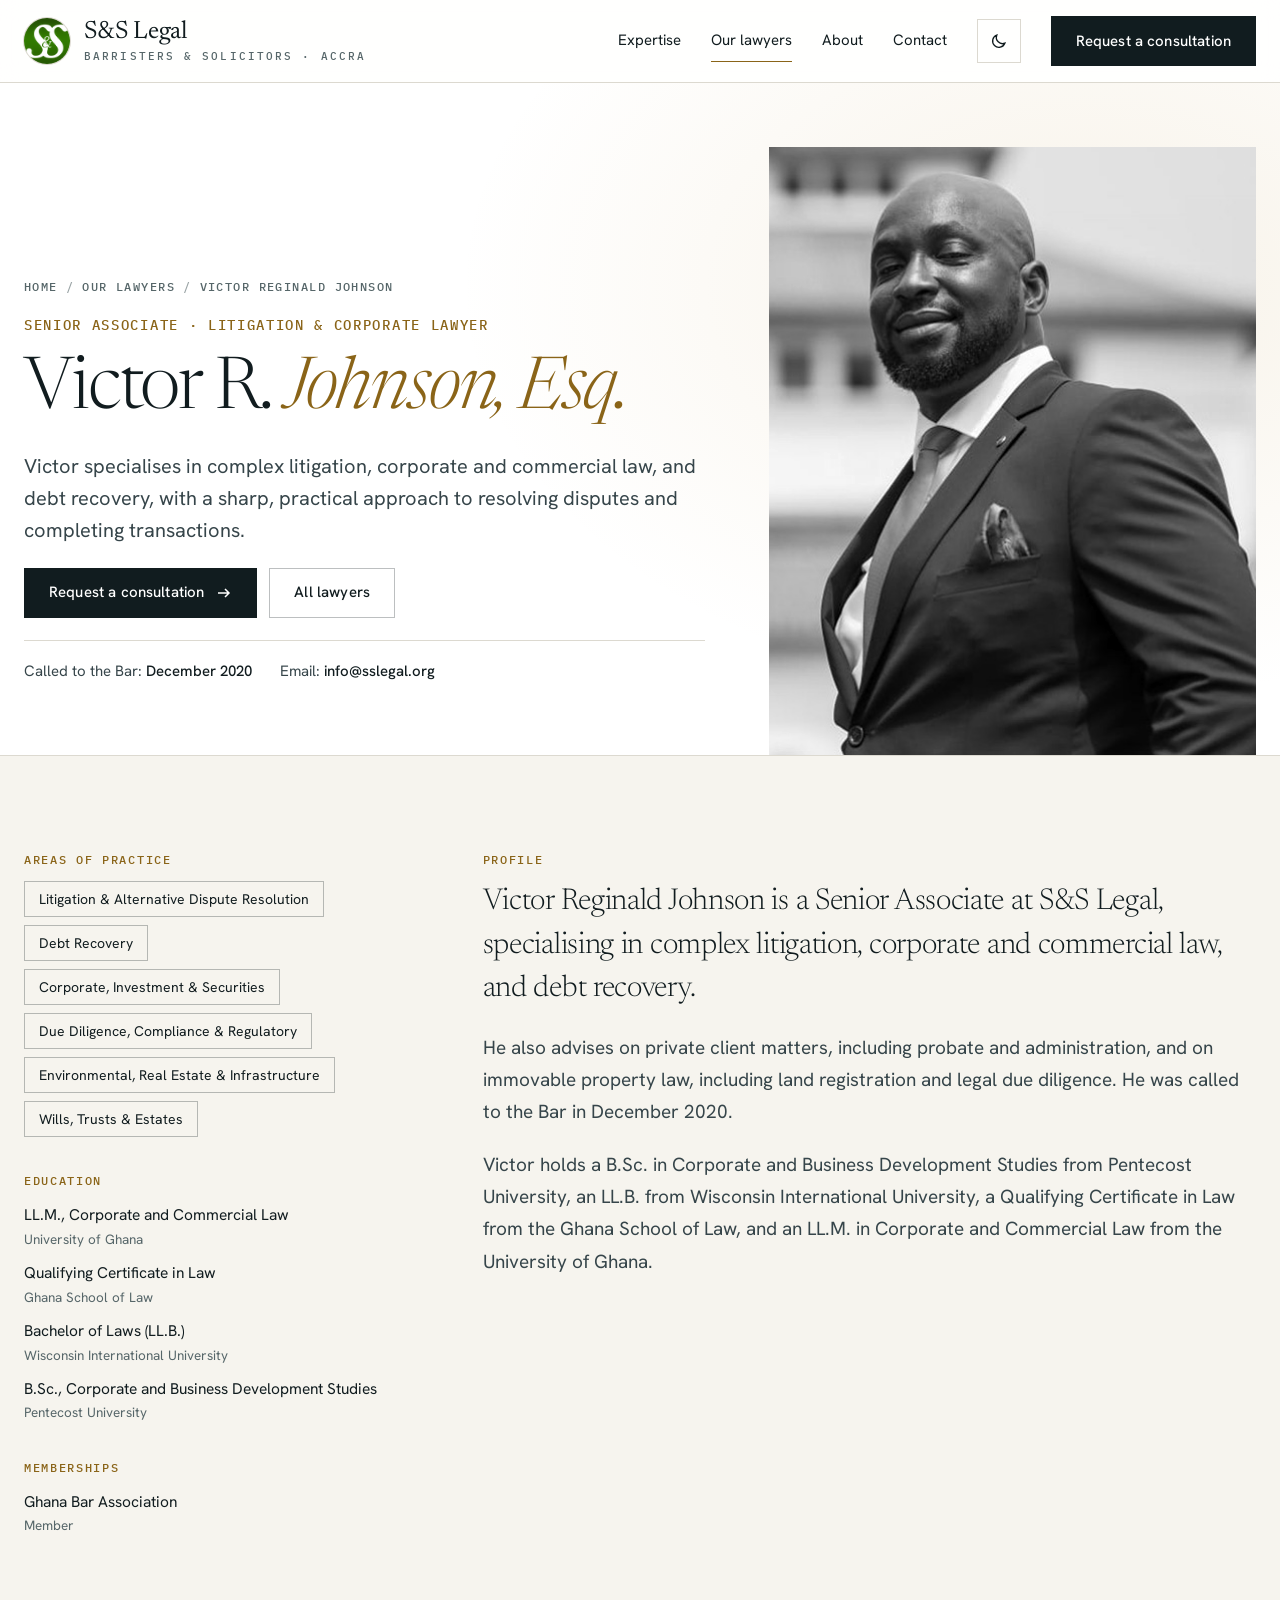
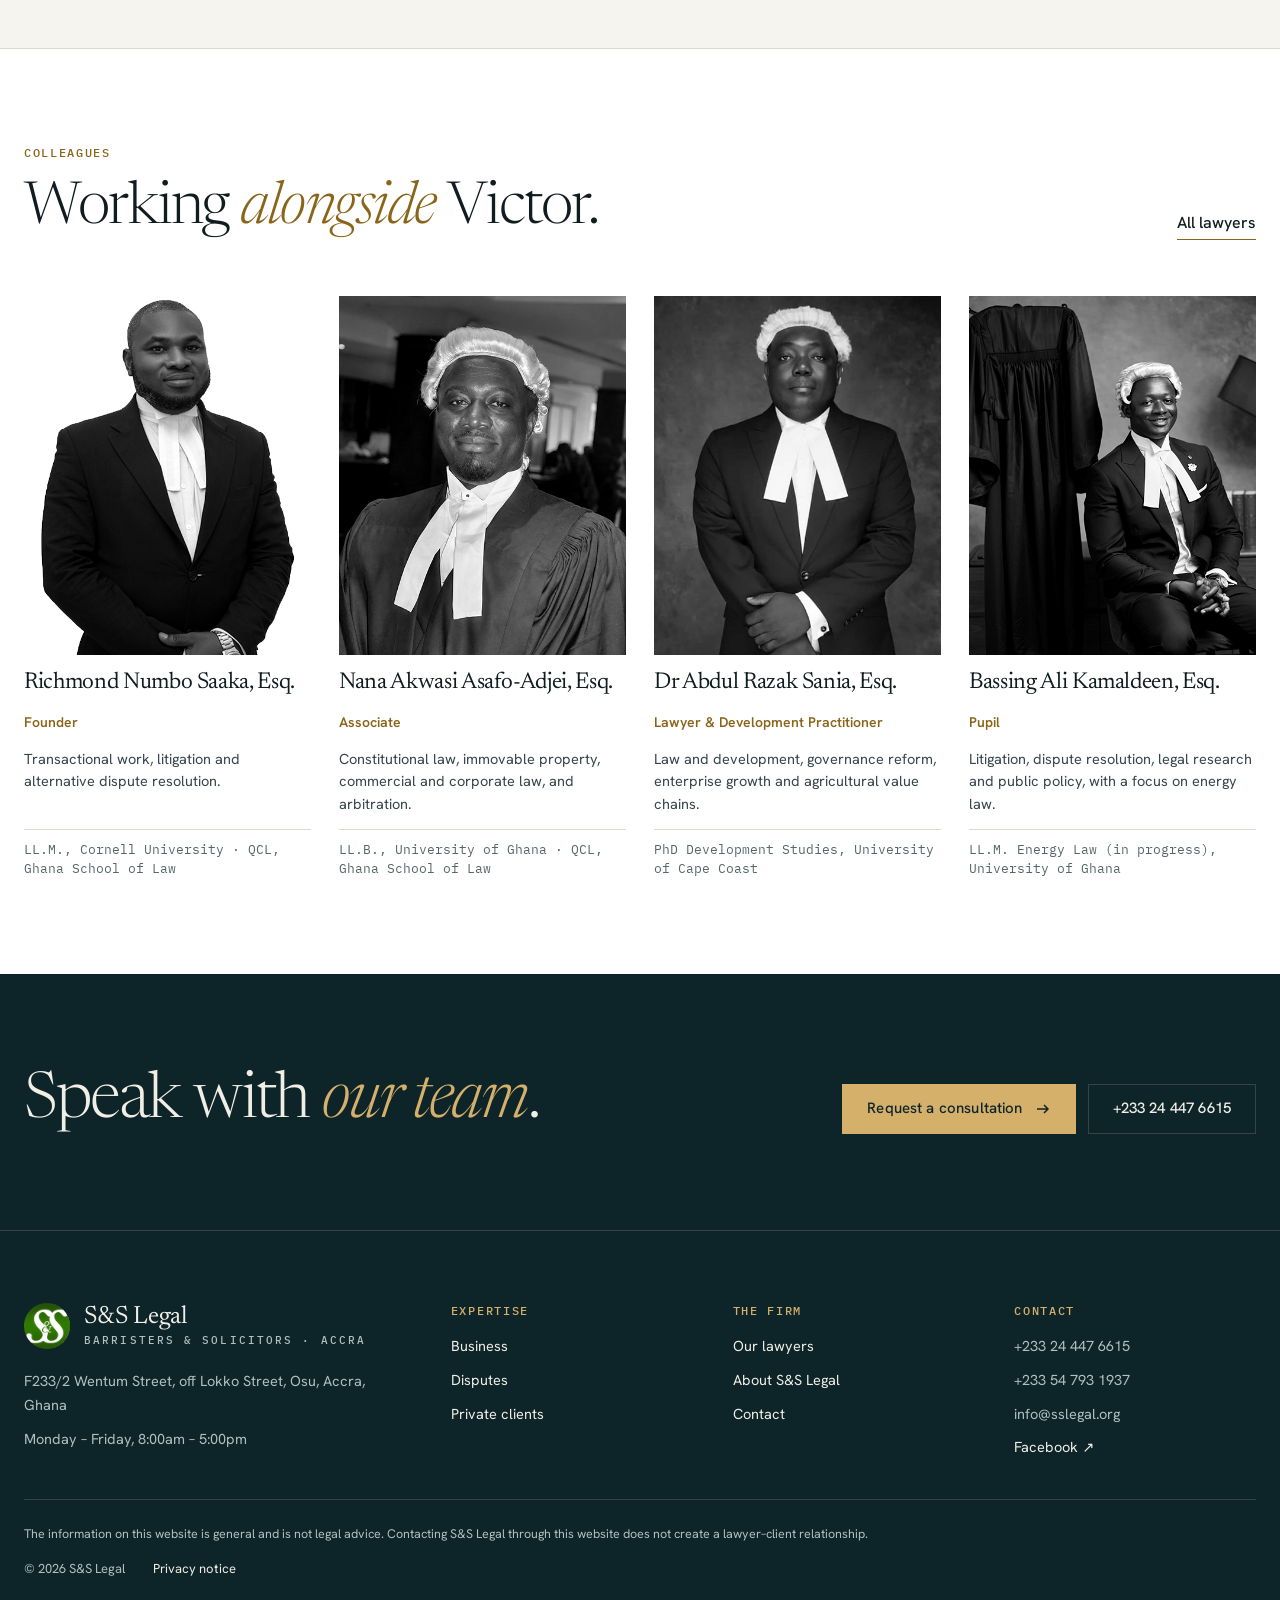
<file: lawyers/victor-reginald-johnson/index.html>
<!doctype html>
<html lang="en-GH">
<head>
<meta charset="utf-8">
<meta name="viewport" content="width=device-width, initial-scale=1, viewport-fit=cover">
<title>Victor Reginald Johnson · S&amp;S Legal</title>
<meta name="description" content="Victor Reginald Johnson, Senior Associate at S&amp;S Legal, Osu, Accra.">
<meta name="color-scheme" content="light dark">
<link rel="canonical" href="https://sslegal.org/lawyers/victor-reginald-johnson/">
<meta property="og:type" content="website">
<meta property="og:site_name" content="S&amp;S Legal">
<meta property="og:title" content="Victor Reginald Johnson · S&amp;S Legal">
<meta property="og:description" content="Victor Reginald Johnson, Senior Associate at S&amp;S Legal, Osu, Accra.">
<meta property="og:url" content="https://sslegal.org/lawyers/victor-reginald-johnson/">
<link rel="icon" type="image/png" href="../../assets/img/sslegal-logo.png">
<script>try{var t=localStorage.getItem("ss-theme");if(t==="light"||t==="dark")document.documentElement.setAttribute("data-theme",t);}catch(e){}</script>
<link rel="preconnect" href="https://fonts.googleapis.com">
<link rel="preconnect" href="https://fonts.gstatic.com" crossorigin>
<link rel="stylesheet" href="https://fonts.googleapis.com/css2?family=Newsreader:ital,opsz,wght@0,6..72,300;0,6..72,400;1,6..72,300;1,6..72,400&amp;family=Hanken+Grotesk:wght@400;500;600&amp;family=IBM+Plex+Mono:wght@400;500&amp;display=swap">
<link rel="stylesheet" href="../../assets/css/styles.css">
<script type="application/ld+json">{"@context": "https://schema.org", "@type": "Person", "name": "Victor Reginald Johnson", "jobTitle": "Senior Associate", "worksFor": {"@type": "LegalService", "name": "S&S Legal", "url": "https://sslegal.org/"}, "image": "https://sslegal.org/assets/img/reginald-johnson.jpg", "url": "https://sslegal.org/lawyers/victor-reginald-johnson/"}</script>
</head>
<body>
<a class="skip" href="#main">Skip to content</a>
<header class="site">
  <div class="wrap">
    <a class="brand" href="../../index.html" aria-label="S&amp;S Legal, home">
      <span class="logo" aria-hidden="true"></span>
      <span><b>S&amp;S Legal</b><small>Barristers &amp; Solicitors · Accra</small></span>
    </a>
    <nav class="nav" aria-label="Main">
      <a class="link" href="../../expertise/index.html">Expertise</a><a class="link" href="../../lawyers/index.html" aria-current="page">Our lawyers</a><a class="link" href="../../about/index.html">About</a><a class="link" href="../../contact/index.html">Contact</a>
      <span class="tools">
        <button class="icon-btn theme-btn" id="theme-btn" type="button" aria-label="Switch between light and dark theme"><svg class="moon" width="18" height="18" viewBox="0 0 20 20" fill="none" stroke="currentColor" stroke-width="1.5" aria-hidden="true"><path d="M16.5 12.5A7 7 0 0 1 7.5 3.5a7 7 0 1 0 9 9z"/></svg><svg class="sun" width="18" height="18" viewBox="0 0 20 20" fill="none" stroke="currentColor" stroke-width="1.5" aria-hidden="true"><circle cx="10" cy="10" r="3.5"/><path d="M10 1.5v2M10 16.5v2M1.5 10h2M16.5 10h2M4 4l1.4 1.4M14.6 14.6L16 16M4 16l1.4-1.4M14.6 5.4L16 4"/></svg></button>
        <button class="icon-btn menu-btn" id="menu-btn" type="button" aria-label="Open menu" aria-expanded="false" aria-controls="mobile-nav"><svg width="20" height="20" viewBox="0 0 20 20" fill="none" stroke="currentColor" stroke-width="1.5" aria-hidden="true"><path d="M2 6h16M2 14h16"/></svg></button>
      </span>
      <a class="btn btn-main" href="../../contact/index.html">Request a consultation</a>
    </nav>
  </div>
  <nav class="mobile-nav" id="mobile-nav" aria-label="Mobile" hidden>
    <div class="wrap"><a href="../../expertise/index.html">Expertise</a><a href="../../lawyers/index.html">Our lawyers</a><a href="../../about/index.html">About</a><a href="../../contact/index.html">Contact</a></div>
  </nav>
</header>
<main id="main">
<section class="page-hero profile-hero" aria-labelledby="ptitle">
  <div class="wrap">
    <div class="pcopy">
      <nav class="crumbs" aria-label="Breadcrumb"><a href="../../index.html">Home</a><span aria-hidden="true">/</span><a href="../../lawyers/index.html">Our lawyers</a><span aria-hidden="true">/</span><span>Victor Reginald Johnson</span></nav>
      <span class="role">Senior Associate · Litigation &amp; Corporate Lawyer</span>
      <h1 id="ptitle">Victor R. <em>Johnson, Esq.</em></h1>
      <p class="lead">Victor specialises in complex litigation, corporate and commercial law, and debt recovery, with a sharp, practical approach to resolving disputes and completing transactions.</p>
      <div class="cta-row"><a class="btn btn-main" href="../../contact/index.html">Request a consultation <svg width="16" height="16" viewBox="0 0 16 16" fill="none" stroke="currentColor" stroke-width="1.5" aria-hidden="true"><path d="M2 8h11M9 4l4 4-4 4"/></svg></a><a class="btn btn-ghost" href="../../lawyers/index.html">All lawyers</a></div>
      <div class="pc"><span>Called to the Bar: <b>December 2020</b></span><span>Email: <b>info@sslegal.org</b></span></div>
    </div>
    <div class="portrait-lg"><img src="../../assets/img/reginald-johnson.jpg" alt="Victor Reginald Johnson" width="500" height="606"></div>
  </div>
</section>
<section class="profile-body"><div class="wrap"><aside class="side"><div><h2>Areas of practice</h2><div class="chips"><a href="../../expertise/disputes/index.html#litigation">Litigation &amp; Alternative Dispute Resolution</a><a href="../../expertise/disputes/index.html#debt-recovery">Debt Recovery</a><a href="../../expertise/business/index.html#corporate">Corporate, Investment &amp; Securities</a><a href="../../expertise/business/index.html#due-diligence">Due Diligence, Compliance &amp; Regulatory</a><a href="../../expertise/business/index.html#infrastructure">Environmental, Real Estate &amp; Infrastructure</a><a href="../../expertise/private-clients/index.html#wills">Wills, Trusts &amp; Estates</a></div></div><div><h2>Education</h2><ul><li>LL.M., Corporate and Commercial Law<span>University of Ghana</span></li><li>Qualifying Certificate in Law<span>Ghana School of Law</span></li><li>Bachelor of Laws (LL.B.)<span>Wisconsin International University</span></li><li>B.Sc., Corporate and Business Development Studies<span>Pentecost University</span></li></ul></div><div><h2>Memberships</h2><ul><li>Ghana Bar Association<span>Member</span></li></ul></div></aside><div class="main-col"><div><h2>Profile</h2><div class="prose"><p>Victor Reginald Johnson is a Senior Associate at S&amp;S Legal, specialising in complex litigation, corporate and commercial law, and debt recovery.</p><p>He also advises on private client matters, including probate and administration, and on immovable property law, including land registration and legal due diligence. He was called to the Bar in December 2020.</p><p>Victor holds a B.Sc. in Corporate and Business Development Studies from Pentecost University, an LL.B. from Wisconsin International University, a Qualifying Certificate in Law from the Ghana School of Law, and an LL.M. in Corporate and Commercial Law from the University of Ghana.</p></div></div></div></div></section>
<section class="colleagues" aria-labelledby="col-title"><div class="wrap">
  <div class="sec-head"><div class="t"><span class="label">Colleagues</span><h2 id="col-title">Working <em>alongside</em> Victor.</h2></div><a class="more" href="../../lawyers/index.html">All lawyers</a></div>
  <div class="people three"><a class="person" href="../../lawyers/richmond-numbo-saaka/index.html"><div class="photo"><img loading="lazy" width="491" height="683" src="../../assets/img/front-richmond-full.jpg" alt="Richmond Numbo Saaka"></div><h3>Richmond Numbo Saaka, Esq.</h3><span class="role">Founder</span><p>Transactional work, litigation and alternative dispute resolution.</p><span class="cred">LL.M., Cornell University · QCL, Ghana School of Law</span></a><a class="person" href="../../lawyers/nana-akwasi-asafo-adjei/index.html"><div class="photo"><img loading="lazy" width="500" height="606" src="../../assets/img/nana-akwasi.jpg" alt="Nana Akwasi Asafo-Adjei"></div><h3>Nana Akwasi Asafo-Adjei, Esq.</h3><span class="role">Associate</span><p>Constitutional law, immovable property, commercial and corporate law, and arbitration.</p><span class="cred">LL.B., University of Ghana · QCL, Ghana School of Law</span></a><a class="person" href="../../lawyers/abdul-razak-sania/index.html"><div class="photo"><img loading="lazy" width="500" height="606" src="../../assets/img/abdulrazak-sania.jpg" alt="Dr Abdul Razak Sania"></div><h3>Dr Abdul Razak Sania, Esq.</h3><span class="role">Lawyer &amp; Development Practitioner</span><p>Law and development, governance reform, enterprise growth and agricultural value chains.</p><span class="cred">PhD Development Studies, University of Cape Coast</span></a><a class="person" href="../../lawyers/bassing-ali-kamaldeen/index.html"><div class="photo"><img loading="lazy" width="500" height="606" src="../../assets/img/bassing-kamaldeen.jpg" alt="Bassing Ali Kamaldeen"></div><h3>Bassing Ali Kamaldeen, Esq.</h3><span class="role">Pupil</span><p>Litigation, dispute resolution, legal research and public policy, with a focus on energy law.</p><span class="cred">LL.M. Energy Law (in progress), University of Ghana</span></a></div>
</div></section>
<section class="cta-band"><div class="wrap"><h2>Speak with <em>our team</em>.</h2><div class="cta-row"><a class="btn btn-gold" href="../../contact/index.html">Request a consultation <svg width="16" height="16" viewBox="0 0 16 16" fill="none" stroke="currentColor" stroke-width="1.5" aria-hidden="true"><path d="M2 8h11M9 4l4 4-4 4"/></svg></a><a class="btn btn-line" href="tel:+233244476615">+233 24 447 6615</a></div></div></section>
</main>

<footer>
  <div class="wrap">
    <div class="fgrid">
      <div class="fcol fbrand">
        <a class="brand" href="../../index.html" aria-label="S&amp;S Legal, home"><span class="logo" aria-hidden="true"></span><span><b>S&amp;S Legal</b><small>Barristers &amp; Solicitors · Accra</small></span></a>
        <p>F233/2 Wentum Street, off Lokko Street, Osu, Accra, Ghana</p>
        <p>Monday – Friday, 8:00am – 5:00pm</p>
      </div>
      <nav class="fcol" aria-label="Expertise"><h2>Expertise</h2><a href="../../expertise/business/index.html">Business</a><a href="../../expertise/disputes/index.html">Disputes</a><a href="../../expertise/private-clients/index.html">Private clients</a></nav>
      <nav class="fcol" aria-label="The firm"><h2>The firm</h2><a href="../../lawyers/index.html">Our lawyers</a><a href="../../about/index.html">About S&amp;S Legal</a><a href="../../contact/index.html">Contact</a></nav>
      <div class="fcol"><h2>Contact</h2><span>+233 24 447 6615</span><span>+233 54 793 1937</span><span>info@sslegal.org</span><a href="https://www.facebook.com/sslegal.org" target="_blank" rel="noopener">Facebook ↗</a></div>
    </div>
    <div class="flegal">
      <p class="disc">The information on this website is general and is not legal advice. Contacting S&amp;S Legal through this website does not create a lawyer–client relationship.</p>
      <div class="frow2"><span>© 2026 S&amp;S Legal</span><a href="../../privacy/index.html">Privacy notice</a></div>
    </div>
  </div>
</footer>

<div class="mobile-bar" aria-label="Quick contact">
  <a class="btn btn-ghost" href="tel:+233244476615">Call</a>
  <a class="btn btn-wa" href="https://wa.me/233244476615" target="_blank" rel="noopener">WhatsApp</a>
</div>
<script src="../../assets/js/site.js"></script>
</body>
</html>
</file>
<file: assets/css/styles.css>
/* Layout: white editorial page on hairlines with large serif type; real portraits in consistent black-and-white; a navy-green band carries the founder, contact and footer. Dark theme: the same page in navy green. */
:root{
  --bg-hero:#FFFFFF; --paper:#F6F4EE; --surface:#FFFFFF;
  --ink:#111C1F; --ink-2:#36454A; --muted:#566669; --line:#DCD9D0; --line-strong:rgba(17,28,31,.28);
  --accent:#8A6418; --accent-2:#D4B06A;
  --btn:#111C1F; --btn-fg:#FFFFFF; --btn-hover:#24363A;
  --band:#0D2429; --band-2:#123036; --on-band:#F1EEE6; --on-band-2:#ADC1C1; --band-line:rgba(241,238,230,.16);
  --photo-bg:#ECE9E1; --photo-filter:grayscale(1) contrast(1.04);
  --glow:rgba(201,164,92,.14);
  --wa:#1E7A4C;
  --shadow:0 -6px 20px rgba(0,0,0,.08);
  --display:"Newsreader", Georgia, "Times New Roman", serif;
  --body:"Hanken Grotesk", system-ui, -apple-system, "Segoe UI", sans-serif;
  --mono:"IBM Plex Mono", ui-monospace, Menlo, monospace;
  color-scheme:light;
}
@media (prefers-color-scheme:dark){:root:not([data-theme="light"]){
  --bg-hero:#0A1F24; --paper:#0C242A; --surface:#102B31;
  --ink:#EEF0F0; --ink-2:#C3D1D0; --muted:#97ACAC; --line:#21403F; --line-strong:rgba(238,240,240,.30);
  --accent:#D4B06A; --accent-2:#D4B06A;
  --btn:#D4B06A; --btn-fg:#0A1F24; --btn-hover:#E0C084;
  --band:#061517; --band-2:#0B1F22; --on-band:#F1EEE6; --on-band-2:#A9BEBE; --band-line:rgba(241,238,230,.14);
  --photo-bg:#12323A; --photo-filter:grayscale(1) contrast(1.04) brightness(.92);
  --glow:rgba(212,176,106,.10);
  --shadow:0 -6px 20px rgba(0,0,0,.4);
  color-scheme:dark}}
:root[data-theme="dark"]{
  --bg-hero:#0A1F24; --paper:#0C242A; --surface:#102B31;
  --ink:#EEF0F0; --ink-2:#C3D1D0; --muted:#97ACAC; --line:#21403F; --line-strong:rgba(238,240,240,.30);
  --accent:#D4B06A; --accent-2:#D4B06A;
  --btn:#D4B06A; --btn-fg:#0A1F24; --btn-hover:#E0C084;
  --band:#061517; --band-2:#0B1F22; --on-band:#F1EEE6; --on-band-2:#A9BEBE; --band-line:rgba(241,238,230,.14);
  --photo-bg:#12323A; --photo-filter:grayscale(1) contrast(1.04) brightness(.92);
  --glow:rgba(212,176,106,.10);
  --shadow:0 -6px 20px rgba(0,0,0,.4);
  color-scheme:dark}

*{box-sizing:border-box}
html{scroll-behavior:smooth}
body{margin:0;background:var(--paper);color:var(--ink);font-family:var(--body);font-size:16px;line-height:1.65;-webkit-font-smoothing:antialiased}
img{max-width:100%;display:block}
[hidden]{display:none!important}
a{color:inherit}
p{margin:0}
h1,h2,h3,h4{margin:0;font-family:var(--display);font-weight:400;letter-spacing:-.015em;text-wrap:balance}
a:focus-visible,button:focus-visible,input:focus-visible,select:focus-visible,textarea:focus-visible{outline:2px solid var(--accent);outline-offset:3px}
.wrap{max-width:1280px;margin:0 auto;padding-left:max(24px,env(safe-area-inset-left,0px));padding-right:max(24px,env(safe-area-inset-right,0px))}
.label{font:500 12px/1.4 var(--mono);letter-spacing:.14em;text-transform:uppercase;color:var(--accent)}
.btn{display:inline-flex;align-items:center;justify-content:center;gap:12px;min-height:50px;padding:0 24px;font:500 15px/1 var(--body);letter-spacing:.01em;text-decoration:none;border:1px solid transparent;cursor:pointer;border-radius:0}
.btn svg{transition:transform .25s ease}
.btn:hover svg{transform:translateX(4px)}
.btn-main{background:var(--btn);color:var(--btn-fg)}
.btn-main:hover{background:var(--btn-hover)}
.btn-ghost{border-color:var(--line-strong);color:var(--ink)}
.btn-ghost:hover{border-color:var(--ink)}
.btn-wa{background:var(--wa);color:#FFFFFF}
.sec-head{display:flex;flex-wrap:wrap;justify-content:space-between;align-items:end;gap:24px;margin-bottom:56px}
.sec-head .t{display:flex;flex-direction:column;gap:18px;max-width:760px}
.sec-head h2{font-size:clamp(38px,4.6vw,62px);line-height:1.02;font-weight:300;letter-spacing:-.025em}
.sec-head h2 em{font-style:italic;color:var(--accent)}
.sec-head p{font-size:18px;color:var(--ink-2);max-width:36em}
.more{font-weight:500;text-decoration:none;border-bottom:1px solid var(--accent);padding-bottom:3px;white-space:nowrap}
@media (prefers-reduced-motion:reduce){*{transition:none!important}html{scroll-behavior:auto}}

/* ---------- Header ---------- */
.top{background:var(--bg-hero);position:relative;overflow:hidden}
.top::after{content:"";position:absolute;inset:0;pointer-events:none;background:radial-gradient(900px 600px at 82% 40%,var(--glow),transparent 70%)}
header.site{position:sticky;top:0;z-index:40;background:color-mix(in srgb,var(--bg-hero) 92%,transparent);-webkit-backdrop-filter:blur(12px);backdrop-filter:blur(12px);border-bottom:1px solid var(--line)}
.skip{position:absolute;left:-9999px;top:8px;z-index:60;background:var(--btn);color:var(--btn-fg);padding:10px 14px}
.skip:focus{left:12px}
header.site .wrap{display:flex;align-items:center;justify-content:space-between;gap:20px;padding-block:16px}
.brand{display:flex;align-items:center;gap:14px;text-decoration:none;color:inherit}
.logo{width:46px;height:46px;flex:none;border-radius:50%;background:#FFFFFF url("../img/sslegal-logo.png") no-repeat;background-size:67.4px 65.7px;background-position:-10.7px -3.3px;box-shadow:0 0 0 1px var(--line)}
.brand b{font:400 25px/1 var(--display);letter-spacing:-.01em}
.brand small{display:block;margin-top:5px;font:500 10.5px/1 var(--mono);letter-spacing:.2em;text-transform:uppercase;color:var(--muted)}
.nav{display:flex;align-items:center;gap:30px}
.nav a.link{text-decoration:none;font-size:15px;padding-block:8px;border-bottom:1px solid transparent}
.nav a.link:hover{border-bottom-color:var(--accent)}
.tools{display:flex;gap:8px}
.icon-btn{width:44px;height:44px;display:grid;place-items:center;background:transparent;border:1px solid var(--line);color:var(--ink);cursor:pointer}
.icon-btn:hover{border-color:var(--line-strong)}
.theme-btn .sun{display:none}
:root[data-theme="dark"] .theme-btn .moon{display:none}:root[data-theme="dark"] .theme-btn .sun{display:block}
@media (prefers-color-scheme:dark){:root:not([data-theme="light"]) .theme-btn .moon{display:none}:root:not([data-theme="light"]) .theme-btn .sun{display:block}}
.menu-btn{display:none}
.mobile-nav{border-top:1px solid var(--line)}
.mobile-nav .wrap{display:flex;flex-direction:column;padding-block:8px 20px}
.mobile-nav a{padding:16px 0;border-bottom:1px solid var(--line);text-decoration:none;font:400 24px/1.2 var(--display)}
.mobile-nav a:last-child{border-bottom:0}

/* ---------- Hero ---------- */
.hero{position:relative;z-index:2}
.hero .wrap{display:grid;grid-template-columns:minmax(0,7fr) minmax(0,5fr);gap:64px;align-items:end;padding-block:88px 0}
.hero-copy{display:flex;flex-direction:column;gap:30px;min-width:0;padding-bottom:88px}
.hero h1{font-size:clamp(44px,6vw,88px);line-height:1;font-weight:300;letter-spacing:-.03em}
.hero h1 em{font-style:italic;color:var(--accent);font-weight:300}
.hero .sub{font-size:19px;line-height:1.6;color:var(--ink-2);max-width:32em}
.cta-row{display:flex;flex-wrap:wrap;gap:12px}
.hero-figure{position:relative;margin:0;min-width:0;align-self:end}
.mosaic{display:grid;grid-template-columns:minmax(0,1.2fr) minmax(0,1fr);grid-template-rows:280px 280px;gap:10px}
.mosaic .frame{position:relative;background:var(--photo-bg);overflow:hidden;min-height:0}
.mosaic .tall{grid-row:1/3}
.mosaic img{width:100%;height:100%;object-fit:cover;object-position:50% 12%;filter:var(--photo-filter)}
.hero-figure figcaption{position:absolute;left:-32px;bottom:40px;background:var(--surface);border:1px solid var(--line);padding:16px 20px;display:flex;flex-direction:column;gap:4px;max-width:280px;box-shadow:0 18px 40px rgba(0,0,0,.10)}
.hero-figure figcaption b{font:400 21px/1.2 var(--display)}
.hero-figure figcaption span{font-size:13.5px;line-height:1.45;color:var(--muted)}
.hero-figure figcaption a{font-size:14px;font-weight:500;color:var(--accent);text-decoration:none;margin-top:4px}

.facts{position:relative;z-index:2;border-top:1px solid var(--line)}
.facts dl{margin:0;display:grid;grid-template-columns:repeat(4,minmax(0,1fr))}
.facts div{padding:26px 24px 28px 0;border-right:1px solid var(--line)}
.facts div + div{padding-left:28px}
.facts div:last-child{border-right:0}
.facts dt{font:500 12px var(--mono);letter-spacing:.12em;text-transform:uppercase;color:var(--muted)}
.facts dd{margin:6px 0 0;font:400 26px/1.2 var(--display)}

/* ---------- Statement ---------- */
.statement{padding-block:120px 104px}
.statement .wrap{display:grid;grid-template-columns:minmax(0,3fr) minmax(0,9fr);gap:48px}
.statement p.big{font:300 clamp(28px,3.3vw,44px)/1.25 var(--display);letter-spacing:-.015em;text-wrap:pretty}
.statement p.big span{color:var(--muted)}
.pillars{margin-top:56px;display:grid;grid-template-columns:repeat(3,minmax(0,1fr));gap:40px;border-top:1px solid var(--line);padding-top:30px}
.pillars h3{font-size:24px;line-height:1.2;margin-bottom:10px}
.pillars p{font-size:15.5px;color:var(--ink-2)}

/* ---------- Expertise ---------- */
.expertise{background:var(--surface);border-block:1px solid var(--line);padding-block:112px}
.groups{display:grid;grid-template-columns:repeat(2,minmax(0,1fr));gap:72px}
.group-stack{display:flex;flex-direction:column;gap:56px;min-width:0}
.group-head h3 a{text-decoration:none}
.group-head h3 a:hover{text-decoration:underline;text-decoration-color:var(--accent);text-underline-offset:6px;text-decoration-thickness:1px}
.group-link{display:inline-flex;align-items:center;gap:10px;font-weight:500;text-decoration:none;color:var(--accent);margin-top:-24px}
.group-link:hover svg{transform:translateX(4px)}
.group-link svg{transition:transform .25s ease}
.group{display:flex;flex-direction:column;min-width:0}
.group-head{display:flex;justify-content:space-between;align-items:baseline;gap:12px;border-top:2px solid var(--ink);padding-top:18px;margin-bottom:8px}
.group-head h3{font-size:30px;font-weight:300}
.group-head span{font:500 12px var(--mono);color:var(--muted)}
.area{display:grid;grid-template-columns:minmax(0,1fr) 20px;gap:4px 16px;padding-block:20px;border-bottom:1px solid var(--line);text-decoration:none}
.area h4{font-size:21px;line-height:1.25}
.area p{grid-column:1;font-size:14.5px;line-height:1.55;color:var(--ink-2)}
.area svg{grid-column:2;grid-row:1;align-self:center;color:var(--muted);transition:transform .25s ease,color .25s ease}
.area:hover svg{transform:translateX(4px);color:var(--accent)}
.area:hover h4{text-decoration:underline;text-decoration-color:var(--accent);text-underline-offset:5px;text-decoration-thickness:1px}

/* ---------- Founder (band) ---------- */
.founder{background:var(--band);color:var(--on-band);padding-block:120px}
.founder .label{color:var(--accent-2)}
.founder .wrap{display:grid;grid-template-columns:minmax(0,5fr) minmax(0,7fr);gap:80px;align-items:start}
.founder .photo{aspect-ratio:4/5;max-width:100%;background:#E7E4DC;overflow:hidden;outline:1px solid var(--band-line);outline-offset:14px;isolation:isolate}
.founder .photo img{width:100%;height:100%;object-fit:cover;object-position:50% 6%;filter:grayscale(1) contrast(1.04);mix-blend-mode:multiply}
.founder-copy{display:flex;flex-direction:column;gap:28px;min-width:0}
.founder h2{font-size:clamp(40px,4.4vw,60px);line-height:1.02;font-weight:300;letter-spacing:-.025em}
.founder h2 em{font-style:italic;color:var(--accent-2)}
.founder .role{font:500 13px var(--mono);letter-spacing:.12em;text-transform:uppercase;color:var(--on-band-2)}
.founder p.bio{font-size:18px;line-height:1.65;color:var(--on-band-2);max-width:36em}
.creds{display:grid;grid-template-columns:repeat(2,minmax(0,1fr));gap:28px 40px;border-top:1px solid var(--band-line);padding-top:28px}
.creds h4{font:500 12px var(--mono);letter-spacing:.14em;text-transform:uppercase;color:var(--accent-2);margin-bottom:10px}
.creds ul{list-style:none;margin:0;padding:0;display:flex;flex-direction:column;gap:8px}
.creds li{font-size:15.5px;line-height:1.45}
.creds li span{display:block;font-size:13.5px;color:var(--on-band-2)}
.founder .btn-gold{background:var(--accent-2);color:var(--band)}
.founder .btn-gold:hover{background:#E0C084}
.founder .btn-line{border-color:var(--band-line);color:var(--on-band)}

/* ---------- Team ---------- */
.team{padding-block:120px}
.people{display:grid;grid-template-columns:repeat(4,minmax(0,1fr));gap:28px}
.person{display:flex;flex-direction:column;gap:14px;text-decoration:none;min-width:0}
.person .photo{aspect-ratio:4/5;max-width:100%;background:var(--photo-bg);overflow:hidden}
.person .photo img{width:100%;height:100%;object-fit:cover;object-position:50% 12%;filter:var(--photo-filter);transition:filter .35s ease,transform .5s ease}
.person:hover .photo img{filter:none;transform:scale(1.03)}
.person h3{font-size:23px;line-height:1.2}
.person .role{font-size:14px;font-weight:600;color:var(--accent)}
.person p{font-size:14.5px;line-height:1.55;color:var(--ink-2)}
.person .cred{font:400 12.5px/1.5 var(--mono);color:var(--muted);border-top:1px solid var(--line);padding-top:10px;margin-top:auto}
.support{margin-top:40px;padding-top:22px;border-top:1px solid var(--line);font-size:15px;color:var(--muted)}
.support b{color:var(--ink);font-weight:500}

/* ---------- Approach ---------- */
.approach{background:var(--surface);border-block:1px solid var(--line);padding-block:104px}
.steps{list-style:none;margin:0;padding:0;display:grid;grid-template-columns:repeat(4,minmax(0,1fr));border-top:1px solid var(--ink)}
.steps li{padding:28px 28px 0 0;display:flex;flex-direction:column;gap:12px;border-right:1px solid var(--line)}
.steps li + li{padding-left:28px}
.steps li:last-child{border-right:0}
.steps .w{font:500 12px var(--mono);letter-spacing:.1em;text-transform:uppercase;color:var(--accent)}
.steps h3{font-size:26px;line-height:1.15}
.steps p{font-size:15px;color:var(--ink-2)}

/* ---------- Insights ---------- */
.insights{padding-block:120px}
.ins-grid{display:grid;grid-template-columns:minmax(0,7fr) minmax(0,5fr);gap:40px}
.ins-feature{position:relative;background:var(--band);color:var(--on-band);padding:48px;min-height:440px;display:flex;flex-direction:column;justify-content:space-between;gap:40px;text-decoration:none;overflow:hidden}
.ins-feature .label{color:var(--accent-2)}
.ins-feature svg.lines{position:absolute;right:-70px;top:-70px;width:420px;height:420px;opacity:.55}
.ins-feature h3{position:relative;font-size:clamp(30px,3.2vw,44px);line-height:1.1;font-weight:300;max-width:14em}
.ins-feature .meta{position:relative;display:flex;justify-content:space-between;align-items:center;gap:16px;font-size:14px;color:var(--on-band-2)}
.ins-list{display:flex;flex-direction:column;border-top:1px solid var(--ink)}
.ins-item{display:flex;flex-direction:column;gap:10px;padding-block:28px;border-bottom:1px solid var(--line);text-decoration:none}
.ins-item h3{font-size:25px;line-height:1.2}
.ins-item:hover h3{text-decoration:underline;text-decoration-color:var(--accent);text-underline-offset:5px;text-decoration-thickness:1px}
.ins-item .meta{font-size:14px;color:var(--muted)}

/* ---------- Contact (band) ---------- */
.close{background:var(--band);color:var(--on-band);padding-block:120px 0}
.close .label{color:var(--accent-2)}
.close h2{font-size:clamp(56px,9vw,132px);line-height:.92;font-weight:300;letter-spacing:-.035em}
.close h2 em{font-style:italic;color:var(--accent-2)}
.close-grid{margin-top:72px;display:grid;grid-template-columns:minmax(0,5fr) minmax(0,7fr);gap:64px;padding-bottom:96px}
.cinfo{display:grid;grid-template-columns:repeat(2,minmax(0,1fr));gap:36px 28px;align-content:start}
.ci{display:flex;flex-direction:column;gap:8px;min-width:0}
.ci .v{font:400 21px/1.4 var(--display);overflow-wrap:anywhere}
.ci .s{font-size:14px;color:var(--on-band-2)}
.copy{align-self:flex-start;background:transparent;border:1px solid var(--band-line);color:var(--on-band);font:500 13px var(--body);padding:7px 12px;min-height:34px;cursor:pointer}
.form{display:flex;flex-direction:column;gap:18px;border:1px solid var(--band-line);padding:36px;background:var(--band-2)}
.form h3{font-size:28px;font-weight:300}
.frow{display:grid;grid-template-columns:repeat(2,minmax(0,1fr));gap:18px}
.form label{display:flex;flex-direction:column;gap:8px;font:500 12px var(--mono);letter-spacing:.1em;text-transform:uppercase;color:var(--on-band-2)}
.form input,.form select,.form textarea{font:400 16px var(--body);color:var(--on-band);background:transparent;border:0;border-bottom:1px solid var(--band-line);padding:10px 0;width:100%;border-radius:0}
.form select option{color:#111C1F;background:#FFFFFF}
.form input::placeholder,.form textarea::placeholder{color:rgba(241,238,230,.45)}
.form .fine{font-size:12.5px;line-height:1.55;color:var(--on-band-2)}
.form .btn-gold{background:var(--accent-2);color:var(--band);align-self:flex-start}
.sent{border:1px solid var(--accent-2);padding:12px 14px;font-size:14px}

footer{background:var(--band);color:var(--on-band-2);border-top:1px solid var(--band-line);font-size:14.5px}
footer .brand{color:var(--on-band)}
footer .brand small{color:var(--on-band-2)}
footer .logo{box-shadow:none}
footer .wrap{display:flex;flex-direction:column;gap:40px;padding-block:72px 40px}
.fgrid{display:grid;grid-template-columns:minmax(0,1.6fr) repeat(3,minmax(0,1fr));gap:40px}
.fcol{display:flex;flex-direction:column;gap:10px;min-width:0}
.fcol h2{font:500 12px var(--mono);letter-spacing:.14em;text-transform:uppercase;color:var(--accent-2);margin-bottom:6px}
.fcol a{text-decoration:none;color:var(--on-band)}
.fcol a:hover{color:var(--accent-2)}
.fbrand p{max-width:26em}
.fbrand .brand{margin-bottom:10px}
.flegal{display:flex;flex-direction:column;gap:14px;border-top:1px solid var(--band-line);padding-top:24px}
.frow2{display:flex;flex-wrap:wrap;gap:8px 28px;font-size:13px}
.frow2 a{color:var(--on-band);text-decoration:none}
.disc{font-size:12.5px;line-height:1.6;max-width:72em}

.mobile-bar{display:none;position:fixed;left:0;right:0;bottom:0;z-index:50;grid-template-columns:repeat(2,minmax(0,1fr));gap:10px;padding:12px max(16px,env(safe-area-inset-right,0px)) calc(12px + env(safe-area-inset-bottom,0px)) max(16px,env(safe-area-inset-left,0px));background:var(--surface);border-top:1px solid var(--line);box-shadow:var(--shadow)}
.mobile-bar .btn{min-height:48px}

@media (max-width:1100px){
  .fgrid{grid-template-columns:repeat(2,minmax(0,1fr))}
  .people{grid-template-columns:repeat(2,minmax(0,1fr))}
}
@media (max-width:1040px){
  .hero .wrap,.founder .wrap,.ins-grid,.close-grid,.statement .wrap{grid-template-columns:minmax(0,1fr)}
  .hero .wrap{gap:0}.hero-copy{padding-bottom:48px}
  .hero-figure{max-width:520px}.hero-figure figcaption{left:16px;bottom:16px}
  .mosaic{grid-template-rows:200px 200px}
  .steps{grid-template-columns:repeat(2,minmax(0,1fr))}.steps li:nth-child(2){border-right:0}.steps li:nth-child(3){padding-left:0}
  .founder .photo{max-width:420px}
  .facts dl{grid-template-columns:repeat(2,minmax(0,1fr))}
  .facts div,.facts div + div{padding:20px 16px 20px 0;border-right:0;border-bottom:1px solid var(--line)}
}
@media (max-width:820px){
  .nav .link,.nav .btn,.nav .search{display:none}.menu-btn{display:grid}
  .groups,.pillars{grid-template-columns:minmax(0,1fr)}
  .groups{gap:56px}
  .mobile-bar{display:grid}
  footer .wrap{padding-bottom:120px}
}
@media (max-width:560px){
  .hero .wrap{padding-block:44px 0}
  .statement,.team,.insights,.founder{padding-block:80px}.expertise,.approach{padding-block:80px}
  .people{grid-template-columns:minmax(0,1fr)}
  .person .photo{max-width:340px}
  .steps{grid-template-columns:minmax(0,1fr)}.steps li,.steps li + li{padding:24px 0;border-right:0;border-bottom:1px solid var(--line)}
  .frow,.cinfo,.creds{grid-template-columns:minmax(0,1fr)}
  .form{padding:24px}.ins-feature{padding:28px;min-height:340px}
  .brand small{display:none}
  .facts dl{grid-template-columns:minmax(0,1fr)}
  .fgrid{grid-template-columns:minmax(0,1fr)}
}

/* ---------- Inner pages ---------- */
.crumbs{display:flex;flex-wrap:wrap;gap:8px;font:500 12px var(--mono);letter-spacing:.12em;text-transform:uppercase;color:var(--muted)}
.crumbs a{text-decoration:none;color:var(--muted)}
.crumbs a:hover{color:var(--accent)}
.crumbs span[aria-hidden]{opacity:.6}
.page-hero{background:var(--bg-hero);border-bottom:1px solid var(--line);position:relative;overflow:hidden}
.page-hero::after{content:"";position:absolute;inset:0;pointer-events:none;background:radial-gradient(900px 600px at 85% 30%,var(--glow),transparent 70%)}
.page-hero .wrap{position:relative;z-index:1;display:flex;flex-direction:column;gap:26px;padding-block:72px 80px}
.page-hero h1{font-size:clamp(46px,6.4vw,96px);line-height:.98;font-weight:300;letter-spacing:-.03em;max-width:13em}
.page-hero h1 em{font-style:italic;color:var(--accent)}
.page-hero .sub{font-size:20px;line-height:1.6;color:var(--ink-2);max-width:40em}

/* profile */
.profile-hero .wrap{display:grid;grid-template-columns:minmax(0,7fr) minmax(0,5fr);gap:64px;align-items:end;padding-block:64px 0}
.profile-hero .pcopy{display:flex;flex-direction:column;gap:22px;padding-bottom:72px;min-width:0}
.profile-hero h1{font-size:clamp(44px,5.6vw,84px);line-height:1;font-weight:300;letter-spacing:-.03em}
.profile-hero h1 em{font-style:italic;color:var(--accent)}
.profile-hero .role{font:500 14px var(--mono);letter-spacing:.12em;text-transform:uppercase;color:var(--accent)}
.profile-hero .lead{font-size:20px;line-height:1.6;color:var(--ink-2);max-width:34em}
.profile-hero .pc{display:flex;flex-wrap:wrap;gap:10px 28px;font-size:15px;color:var(--ink-2);border-top:1px solid var(--line);padding-top:18px}
.profile-hero .pc b{font-weight:500;color:var(--ink)}
.portrait-lg{aspect-ratio:4/5;max-width:100%;background:var(--photo-bg);overflow:hidden;isolation:isolate}
.portrait-lg img{width:100%;height:100%;object-fit:cover;object-position:50% 10%;filter:var(--photo-filter)}
.portrait-lg.studio{background:#E7E4DC}
.portrait-lg.studio img{mix-blend-mode:multiply;filter:grayscale(1) contrast(1.04)}
.profile-body{padding-block:96px 112px}
.profile-body .wrap{display:grid;grid-template-columns:minmax(0,4fr) minmax(0,8fr);gap:72px}
.side{display:flex;flex-direction:column;gap:36px;min-width:0;align-self:start;position:sticky;top:110px}
.side h2,.main-col h2{font:500 12px var(--mono);letter-spacing:.14em;text-transform:uppercase;color:var(--accent);margin-bottom:14px}
.chips{display:flex;flex-wrap:wrap;gap:8px}
.chips a,.chips span{display:inline-flex;align-items:center;min-height:36px;padding:0 14px;border:1px solid var(--line-strong);font-size:14px;text-decoration:none}
.chips a:hover{border-color:var(--accent);color:var(--accent)}
.side ul{list-style:none;margin:0;padding:0;display:flex;flex-direction:column;gap:10px;font-size:15.5px}
.side ul span{display:block;font-size:13.5px;color:var(--muted)}
.main-col{display:flex;flex-direction:column;gap:56px;min-width:0}
.prose{display:flex;flex-direction:column;gap:20px;font-size:19px;line-height:1.7;color:var(--ink-2);max-width:40em}
.prose p:first-child{font:300 clamp(24px,2.4vw,30px)/1.45 var(--display);color:var(--ink);letter-spacing:-.01em}
.timeline{list-style:none;margin:0;padding:0;border-top:1px solid var(--ink)}
.timeline li{display:grid;grid-template-columns:minmax(0,1fr) minmax(0,1fr);gap:24px;padding-block:20px;border-bottom:1px solid var(--line)}
.timeline b{font:400 21px/1.3 var(--display)}
.timeline span{font-size:15.5px;color:var(--ink-2)}
.colleagues{background:var(--surface);border-top:1px solid var(--line);padding-block:96px}
.people.three{grid-template-columns:repeat(4,minmax(0,1fr))}

/* practice group */
.areas-detail{padding-block:96px 104px}
.adetail{display:grid;grid-template-columns:80px minmax(0,5fr) minmax(0,6fr);gap:32px;padding-block:44px;border-bottom:1px solid var(--line);scroll-margin-top:100px}
.adetail:first-child{border-top:1px solid var(--ink)}
.adetail .n{font:500 13px var(--mono);color:var(--accent);padding-top:12px}
.adetail h2{font-size:clamp(32px,3.4vw,48px);line-height:1.05;font-weight:300}
.adetail .body{display:flex;flex-direction:column;gap:18px}
.adetail .body p{font-size:18px;line-height:1.7;color:var(--ink-2)}
.routes{background:var(--surface);border-block:1px solid var(--line);padding-block:104px}
.route-grid{display:grid;grid-template-columns:repeat(2,minmax(0,1fr));gap:28px}
.route{border:1px solid var(--line);padding:40px;display:flex;flex-direction:column;gap:16px;background:var(--paper)}
.route h3{font-size:34px;font-weight:300}
.route p{color:var(--ink-2);font-size:17px}
.route ul{margin:0;padding:0;list-style:none;display:flex;flex-direction:column;gap:10px;border-top:1px solid var(--line);padding-top:18px}
.route li{display:flex;gap:12px;font-size:16px}
.route li::before{content:"";flex:none;width:12px;height:1.5px;background:var(--accent);margin-top:.8em}
.cta-band{background:var(--band);color:var(--on-band);padding-block:96px}
.cta-band .wrap{display:flex;flex-wrap:wrap;justify-content:space-between;align-items:end;gap:32px}
.cta-band h2{font-size:clamp(40px,5vw,72px);line-height:1;font-weight:300;letter-spacing:-.03em;max-width:12em}
.cta-band h2 em{font-style:italic;color:var(--accent-2)}
.cta-band .btn-gold{background:var(--accent-2);color:var(--band)}
.cta-band .btn-line{border-color:var(--band-line);color:var(--on-band)}

@media (max-width:1040px){
  .profile-hero .wrap,.profile-body .wrap{grid-template-columns:minmax(0,1fr);gap:48px}
  .profile-hero .pcopy{padding-bottom:0}
  .portrait-lg{max-width:420px}
  .side{position:static}
  .people.three{grid-template-columns:repeat(2,minmax(0,1fr))}
  .adetail{grid-template-columns:52px minmax(0,1fr)}.adetail .body{grid-column:2}
  .route-grid{grid-template-columns:minmax(0,1fr)}
}
@media (max-width:560px){
  .people.three{grid-template-columns:minmax(0,1fr)}
  .timeline li{grid-template-columns:minmax(0,1fr);gap:4px}
  .adetail{grid-template-columns:minmax(0,1fr);gap:14px}.adetail .body{grid-column:1}
  .route{padding:26px}
  .profile-body,.areas-detail,.routes,.colleagues,.cta-band{padding-block:72px}
}

/* ---------- Production additions ---------- */
.nav a.link[aria-current="page"]{border-bottom-color:var(--accent)}
.overview-groups{display:grid;grid-template-columns:repeat(3,minmax(0,1fr));gap:28px}
.gcard{display:flex;flex-direction:column;gap:18px;padding:36px;background:var(--surface);border:1px solid var(--line);text-decoration:none;min-width:0}
.gcard:hover{border-color:var(--accent)}
.gcard h2{font-size:38px;font-weight:300;line-height:1.05}
.gcard p{color:var(--ink-2);font-size:16px}
.gcard ul{list-style:none;margin:0;padding:0;display:flex;flex-direction:column;gap:8px;border-top:1px solid var(--line);padding-top:16px;font-size:15px}
.gcard .go{margin-top:auto;display:inline-flex;align-items:center;gap:10px;font-weight:500;color:var(--accent)}
.adetail .who{font:500 12px var(--mono);letter-spacing:.12em;text-transform:uppercase;color:var(--muted)}
.contact-page{background:var(--band);color:var(--on-band);padding-block:96px 0}
.contact-page .label{color:var(--accent-2)}
.prose-page{padding-block:88px 104px}
.prose-page .wrap{max-width:860px}
.prose-page h2{font-size:30px;font-weight:400;margin:40px 0 12px}
.prose-page p,.prose-page li{font-size:17.5px;line-height:1.7;color:var(--ink-2)}
.prose-page ul{padding-left:20px;display:flex;flex-direction:column;gap:6px}
.form .note{font-size:13px;color:var(--on-band-2)}
.support-card{display:flex;gap:16px;align-items:center;border-top:1px solid var(--line);padding-top:22px;margin-top:40px;font-size:15px;color:var(--muted)}
@media (max-width:1040px){.overview-groups{grid-template-columns:minmax(0,1fr)}}
@media (max-width:560px){.gcard{padding:26px}.prose-page{padding-block:64px 80px}}
.contact-h{font-size:clamp(56px,9vw,132px);line-height:.92;font-weight:300;letter-spacing:-.035em}
.contact-h em{font-style:italic;color:var(--accent-2)}
.contact-page .crumbs a:hover{color:var(--accent-2)}
.people.five{grid-template-columns:repeat(5,minmax(0,1fr));gap:22px}
@media (max-width:1100px){.people.five{grid-template-columns:repeat(3,minmax(0,1fr))}}
@media (max-width:820px){.people.five{grid-template-columns:repeat(2,minmax(0,1fr))}}
@media (max-width:560px){.people.five{grid-template-columns:minmax(0,1fr)}}
</file>
